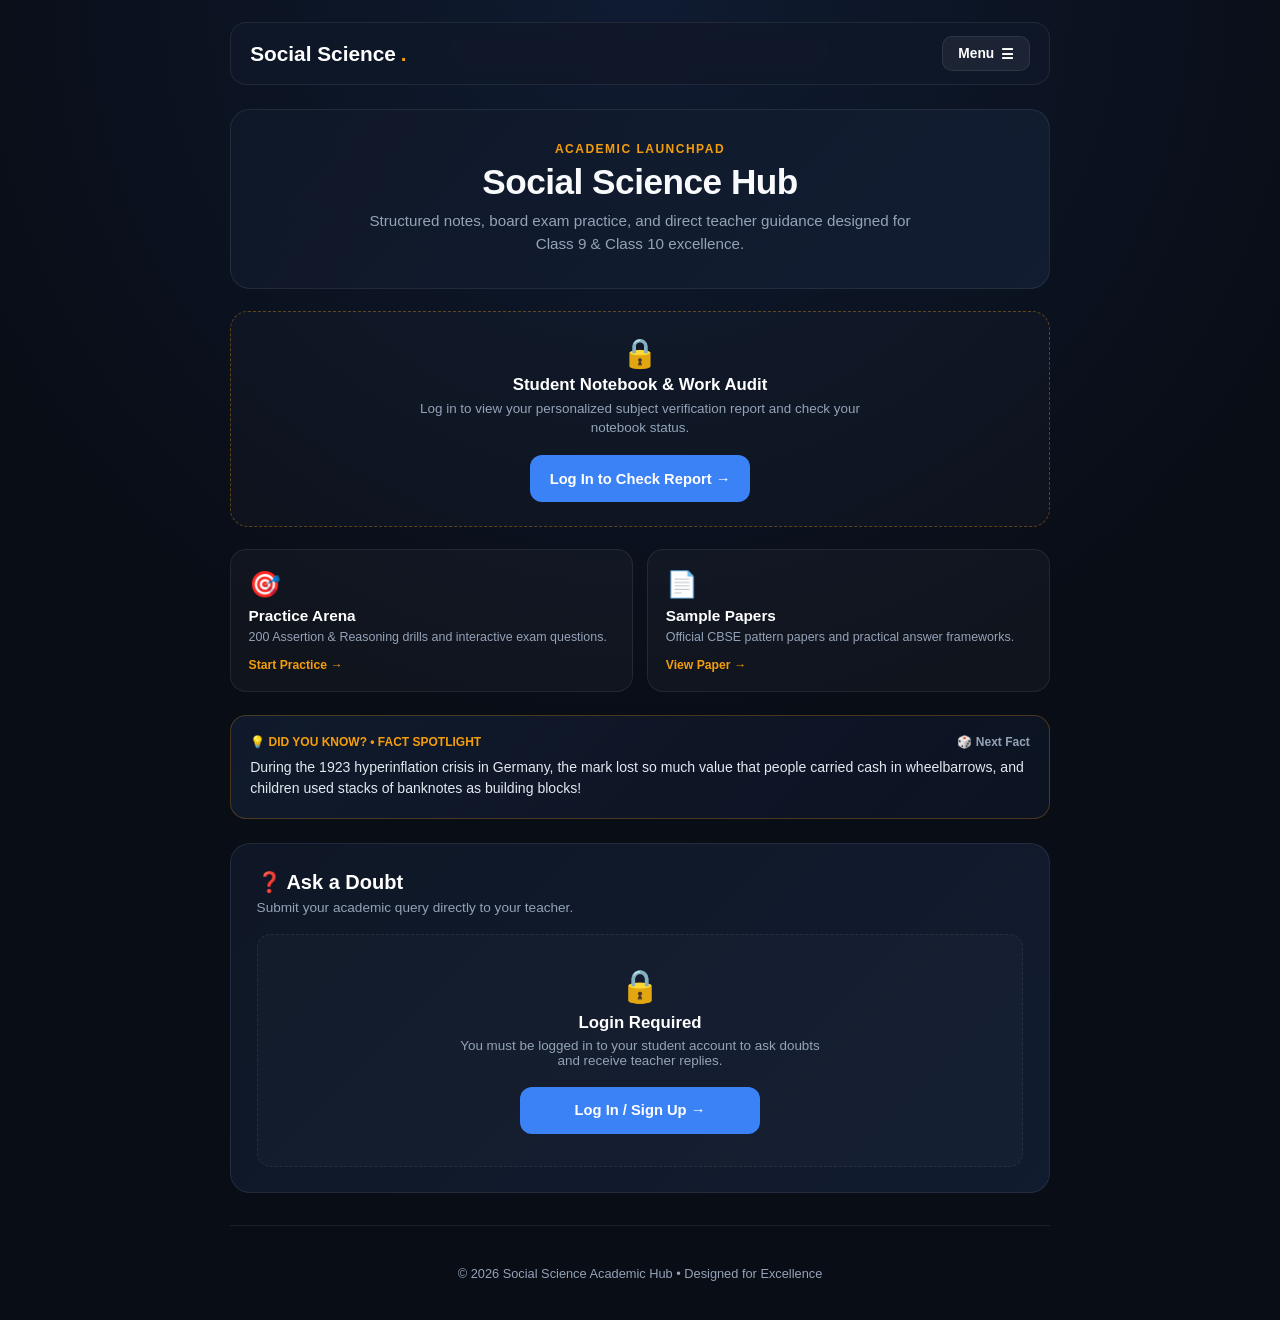
<file: index.html>
<!DOCTYPE html>
<html lang="en">
<head>
  <meta charset="UTF-8">
  <meta name="viewport" content="width=device-width, initial-scale=1.0">
  <title>Social Science Academic Hub</title>
  <style>
    :root {
      --bg: #090d16;
      --card-bg: linear-gradient(135deg, rgba(16, 24, 40, 0.94) 0%, rgba(20, 32, 54, 0.8) 100%);
      --border: rgba(255, 255, 255, 0.08);
      --amber: #f59e0b;
      --blue: #3b82f6;
      --teal: #14b8a6;
      --emerald: #10b981;
      --purple: #a855f7;
      --text: #f8fafc;
      --muted: #94a3b8;
    }
    * { box-sizing: border-box; margin: 0; padding: 0; scroll-behavior: smooth; -webkit-tap-highlight-color: transparent; }
    
    button, a, .hub-card, .dropdown-item, .menu-btn, .submit-btn, .submenu-toggle, .character-card, .power-pod {
      transition: transform 0.18s cubic-bezier(0.34, 1.56, 0.64, 1), background-color 0.2s ease, border-color 0.2s ease !important;
    }
    button:active, a:active, .hub-card:active, .dropdown-item:active, .menu-btn:active, .submit-btn:active, .submenu-toggle:active, .character-card:active, .power-pod:active {
      transform: scale(0.95) translateY(1px) !important;
    }

    body {
      background: var(--bg) radial-gradient(circle at 50% 0%, rgba(59,130,246,0.12), transparent 50%);
      color: var(--text);
      font-family: -apple-system, BlinkMacSystemFont, "Segoe UI", Roboto, sans-serif;
      padding: 1.4rem;
      min-height: 100vh;
    }
    .wrapper { max-width: 820px; margin: 0 auto; position: relative; }

    /* Glowing Red Alert Badges */
    .notif-badge {
      position: absolute;
      top: -6px;
      right: -6px;
      background: #ef4444;
      color: #fff;
      font-size: 0.68rem;
      font-weight: 900;
      min-width: 19px;
      height: 19px;
      border-radius: 10px;
      display: flex;
      align-items: center;
      justify-content: center;
      padding: 0 4px;
      box-shadow: 0 0 10px rgba(239, 68, 68, 0.8), 0 0 20px rgba(239, 68, 68, 0.5);
      animation: pulseRed 1.8s infinite;
      border: 2px solid #090d16;
      line-height: 1;
    }
    .notif-badge-inline {
      background: #ef4444;
      color: #fff;
      font-size: 0.72rem;
      font-weight: 800;
      padding: 0.15rem 0.5rem;
      border-radius: 10px;
      box-shadow: 0 0 10px rgba(239, 68, 68, 0.6);
      animation: pulseRed 1.8s infinite;
    }
    @keyframes pulseRed {
      0%, 100% {
        box-shadow: 0 0 8px rgba(239, 68, 68, 0.8), 0 0 16px rgba(239, 68, 68, 0.4);
        transform: scale(1);
      }
      50% {
        box-shadow: 0 0 14px rgba(239, 68, 68, 1), 0 0 24px rgba(239, 68, 68, 0.7);
        transform: scale(1.1);
      }
    }

    .custom-toast {
      position: fixed;
      top: 24px;
      left: 50%;
      transform: translateX(-50%) translateY(-100px);
      background: #111827;
      border: 1px solid rgba(16, 185, 129, 0.6);
      color: #fff;
      padding: 0.85rem 1.4rem;
      border-radius: 14px;
      box-shadow: 0 14px 35px rgba(0,0,0,0.7), 0 0 20px rgba(16, 185, 129, 0.25);
      display: flex;
      align-items: center;
      gap: 0.65rem;
      font-size: 0.88rem;
      font-weight: 700;
      z-index: 9999;
      opacity: 0;
      pointer-events: none;
      transition: transform 0.35s cubic-bezier(0.34, 1.56, 0.64, 1), opacity 0.25s ease;
    }
    .custom-toast.show {
      transform: translateX(-50%) translateY(0);
      opacity: 1;
      pointer-events: auto;
    }

    .top-bar {
      display: flex; justify-content: space-between; align-items: center;
      padding: 0.8rem 1.2rem; background: rgba(16, 24, 40, 0.85);
      border: 1px solid var(--border); border-radius: 16px; margin-bottom: 1.5rem;
      backdrop-filter: blur(10px); position: relative; z-index: 100;
    }
    .brand { font-size: 1.3rem; font-weight: 800; color: #fff; text-decoration: none; display: flex; align-items: center; gap: 0.3rem; white-space: nowrap; }
    .brand span { color: var(--amber); }

    .menu-btn {
      background: rgba(255,255,255,0.06); border: 1px solid var(--border);
      color: #fff; border-radius: 10px; padding: 0.52rem 0.95rem;
      font-size: 0.86rem; font-weight: 700; cursor: pointer; display: flex; align-items: center; gap: 0.4rem;
      white-space: nowrap; position: relative;
    }
    .menu-btn:hover { background: rgba(59,130,246,0.2); border-color: var(--blue); }

    .dropdown-menu {
      display: none; position: absolute; top: 70px; right: 0; width: 310px;
      background: #111827; border: 1px solid var(--border); border-radius: 16px;
      box-shadow: 0 15px 35px rgba(0,0,0,0.6); padding: 0.6rem; z-index: 1000;
    }
    .dropdown-menu.show { display: block; }
    
    .dropdown-item, .submenu-toggle {
      display: flex; justify-content: space-between; align-items: center; width: 100%;
      padding: 0.75rem 1rem; color: #cbd5e1; text-decoration: none; background: none; border: none;
      font-size: 0.88rem; font-weight: 700; border-radius: 10px; cursor: pointer; margin-bottom: 2px; text-align: left;
    }
    .dropdown-item:hover, .submenu-toggle:hover { background: rgba(59,130,246,0.2); color: #fff; }

    .profile-menu-item {
      background: rgba(59,130,246,0.1); border: 1px solid rgba(59,130,246,0.25); color: #93c5fd;
      padding: 0.85rem 1rem; border-radius: 12px; margin-bottom: 0.4rem;
    }
    .profile-menu-item:hover { background: rgba(59,130,246,0.22); color: #fff; }
    .profile-info { display: flex; align-items: center; gap: 0.55rem; overflow: hidden; }
    .profile-text-wrap { overflow: hidden; text-overflow: ellipsis; white-space: nowrap; }

    .menu-avatar-circle {
      width: 26px; height: 26px; border-radius: 50%; overflow: hidden;
      display: inline-flex; align-items: center; justify-content: center;
      background: rgba(255,255,255,0.08); border: 1px solid rgba(255,255,255,0.2);
      flex-shrink: 0;
    }
    .menu-avatar-circle img { width: 100%; height: 100%; object-fit: contain; }

    .submenu-content {
      display: none; padding-left: 1rem; margin: 0.2rem 0; border-left: 2px solid rgba(59,130,246,0.3);
    }
    .submenu-content.show { display: block; }

    .hero { text-align: center; margin-bottom: 1.4rem; padding: 2rem 1.2rem; background: var(--card-bg); border: 1px solid var(--border); border-radius: 20px; }
    .hero-tag { font-size: 0.75rem; font-weight: 800; letter-spacing: 1.5px; text-transform: uppercase; color: var(--amber); margin-bottom: 0.4rem; }
    .hero-h1 { font-size: 2.2rem; font-weight: 900; margin-bottom: 0.5rem; letter-spacing: -0.5px; }
    .hero-p { color: var(--muted); font-size: 0.95rem; line-height: 1.5; max-width: 580px; margin: 0 auto; }

    .audit-banner-locked {
      background: rgba(255, 255, 255, 0.02); border: 1px dashed rgba(245, 158, 11, 0.35);
      border-radius: 18px; padding: 1.5rem 1.2rem; margin-bottom: 1.4rem; text-align: center;
    }

    .home-student-hub {
      display: none; flex-direction: column; gap: 0.9rem; margin-bottom: 1.4rem;
    }

    .home-avatar-card {
      background: var(--card-bg); border: 1px solid rgba(245, 158, 11, 0.35);
      border-radius: 18px; padding: 1rem 1.3rem; display: flex;
      align-items: center; justify-content: space-between; gap: 1rem;
      box-shadow: 0 10px 25px rgba(0,0,0,0.35);
    }
    .home-avatar-left { display: flex; align-items: center; gap: 0.95rem; }
    .home-avatar-circle {
      width: 58px; height: 58px; border-radius: 50%;
      background: rgba(255,255,255,0.06); border: 2.5px solid var(--amber);
      box-shadow: 0 0 18px rgba(245, 158, 11, 0.4);
      display: flex; align-items: center; justify-content: center;
      overflow: hidden; flex-shrink: 0; padding: 3px; position: relative;
    }
    .home-avatar-circle img { width: 100%; height: 100%; object-fit: contain; }
        .home-audit-card {
      background: var(--card-bg); border: 1px solid var(--border);
      border-radius: 18px; padding: 1.2rem;
      box-shadow: 0 10px 25px rgba(0,0,0,0.25);
    }
    .home-audit-header {
      display: flex; justify-content: space-between; align-items: center; margin-bottom: 0.8rem;
    }
    .subject-audit-grid {
      display: grid; grid-template-columns: 1fr 1fr; gap: 0.75rem; margin-bottom: 0.9rem;
    }
    @media(max-width: 440px) { .subject-audit-grid { grid-template-columns: 1fr; } }

    .subject-pill {
      background: rgba(0,0,0,0.3); border: 1px solid rgba(255,255,255,0.06);
      padding: 0.75rem 0.85rem; border-radius: 12px; display: flex;
      flex-direction: column; gap: 0.35rem;
    }
    .subject-name-tag { font-size: 0.72rem; color: var(--muted); font-weight: 700; text-transform: uppercase; }

    .audit-badge {
      font-size: 0.72rem; font-weight: 800; padding: 0.2rem 0.5rem;
      border-radius: 6px; width: fit-content; display: inline-flex; align-items: center; gap: 0.3rem;
    }
    .audit-badge.completed {
      background: rgba(16, 185, 129, 0.16); color: #10b981; border: 1px solid rgba(16, 185, 129, 0.35);
    }
    .audit-badge.pending {
      background: rgba(245, 158, 11, 0.16); color: #f59e0b; border: 1px solid rgba(245, 158, 11, 0.35);
    }
    .audit-badge.unavailable {
      background: rgba(148, 163, 184, 0.12); color: #94a3b8; border: 1px solid rgba(148, 163, 184, 0.28);
    }

    .power-grid { display: grid; grid-template-columns: repeat(2, 1fr); gap: 0.9rem; margin-bottom: 1.4rem; }
    @media(max-width: 550px) { .power-grid { grid-template-columns: 1fr; } }
    .power-pod {
      background: rgba(255,255,255,0.03); border: 1px solid var(--border);
      border-radius: 16px; padding: 1.2rem 1.1rem; text-decoration: none; color: #fff;
      display: flex; flex-direction: column; justify-content: space-between;
    }
    .power-pod:hover { background: rgba(59,130,246,0.08); border-color: rgba(59,130,246,0.3); }
    .pod-icon { font-size: 1.6rem; margin-bottom: 0.5rem; }
    .pod-title { font-size: 0.96rem; font-weight: 800; color: #fff; margin-bottom: 0.25rem; }
    .pod-desc { font-size: 0.78rem; color: var(--muted); line-height: 1.4; margin-bottom: 0.7rem; }
    .pod-link { font-size: 0.76rem; font-weight: 800; color: var(--amber); }

    .fact-card {
      background: linear-gradient(135deg, rgba(20, 32, 54, 0.7) 0%, rgba(15, 23, 42, 0.6) 100%);
      border: 1px solid rgba(245, 158, 11, 0.25); border-radius: 16px;
      padding: 1.2rem; margin-bottom: 1.5rem; display: flex; flex-direction: column; gap: 0.5rem;
    }

    .doubt-card {
      background: var(--card-bg); border: 1px solid var(--border);
      border-radius: 20px; padding: 1.6rem; margin-bottom: 2rem;
    }
    .form-group { margin-bottom: 1rem; }
    .form-row { display: grid; grid-template-columns: 1fr 1fr; gap: 1rem; }
    @media(max-width: 600px) { .form-row { grid-template-columns: 1fr; } }

    .form-label { display: block; font-size: 0.8rem; font-weight: 700; color: var(--muted); margin-bottom: 0.4rem; text-transform: uppercase; }
    .form-input, .form-textarea, .form-select {
      width: 100%; padding: 0.85rem 1rem; background: rgba(255,255,255,0.04);
      border: 1px solid var(--border); border-radius: 12px; color: #fff; font-size: 0.9rem; outline: none;
    }
    .form-select option { background: #111827; color: #fff; }
    .form-input:focus, .form-textarea:focus, .form-select:focus { border-color: var(--blue); background: rgba(59,130,246,0.05); }

    .form-select:disabled, .form-input:disabled {
      opacity: 0.55; cursor: not-allowed; border-color: rgba(255,255,255,0.05); background: rgba(0,0,0,0.35); color: #94a3b8;
    }

    .submit-btn {
      background: var(--amber); color: #000; border: none; width: 100%;
      padding: 0.95rem; border-radius: 12px; font-weight: 800; font-size: 0.92rem; cursor: pointer; margin-top: 0.4rem;
    }
    .submit-btn:hover { opacity: 0.9; }

    .modal-overlay {
      display: none; position: fixed; top: 0; left: 0; width: 100%; height: 100%;
      background: rgba(0, 0, 0, 0.84); backdrop-filter: blur(6px); z-index: 2000;
      justify-content: center; align-items: center; padding: 1rem;
    }
    .modal-overlay.show { display: flex; }
    .modal-box {
      background: #111827; border: 1px solid rgba(255, 255, 255, 0.12);
      border-radius: 20px; padding: 1.8rem; width: 100%; max-width: 490px;
      position: relative; max-height: 90vh; overflow-y: auto; box-shadow: 0 20px 40px rgba(0,0,0,0.6);
    }
    .close-modal {
      position: absolute; top: 1.2rem; right: 1.2rem; background: rgba(255,255,255,0.06);
      border: 1px solid var(--border); color: #fff; width: 32px; height: 32px;
      border-radius: 50%; display: flex; align-items: center; justify-content: center;
      font-weight: bold; cursor: pointer; z-index: 10;
    }
    .close-modal:hover { background: rgba(239, 68, 68, 0.2); border-color: #ef4444; }

    .avatar-preview-badge {
      width: 48px; height: 48px; border-radius: 50%;
      background: rgba(255, 255, 255, 0.05); border: 2px solid var(--amber);
      display: flex; align-items: center; justify-content: center;
      overflow: hidden; flex-shrink: 0; padding: 2px;
    }
    .avatar-preview-badge img { width: 100%; height: 100%; object-fit: contain; }

    .characters-grid {
      display: grid; grid-template-columns: repeat(3, 1fr);
      gap: 0.65rem; margin: 1rem 0; max-height: 52vh;
      overflow-y: auto; padding-right: 4px;
    }
    @media (max-width: 440px) { .characters-grid { grid-template-columns: repeat(2, 1fr); } }

    .character-card {
      background: rgba(255, 255, 255, 0.03); border: 1px solid var(--border);
      border-radius: 14px; padding: 0.75rem 0.4rem; text-align: center; cursor: pointer;
    }
    .character-card:hover { background: rgba(59, 130, 246, 0.08); border-color: rgba(59, 130, 246, 0.3); }
    .character-card.selected {
      background: rgba(245, 158, 11, 0.12); border-color: var(--amber);
      box-shadow: 0 0 14px rgba(245, 158, 11, 0.35); transform: translateY(-2px);
    }

    .avatar-wrapper {
      width: 58px; height: 58px; margin: 0 auto 0.4rem; border-radius: 50%;
      background: rgba(255, 255, 255, 0.05); border: 1.5px solid rgba(255, 255, 255, 0.12);
      display: flex; align-items: center; justify-content: center;
      overflow: hidden; padding: 3px; position: relative;
    }
    .character-card.selected .avatar-wrapper { border-color: var(--amber); }
    .avatar-wrapper img { width: 100%; height: 100%; object-fit: contain; }

    .crop-chest {
      object-fit: cover !important; object-position: top center !important;
      transform: scale(1.45) translateY(2px) !important; transform-origin: top center !important;
    }
    .crop-nobita {
      object-fit: cover !important; object-position: top center !important;
      transform: scale(1.52) translateX(4px) translateY(2px) !important; transform-origin: top center !important;
    }
    .crop-rapunzel {
      object-fit: cover !important; object-position: top center !important;
      transform: scale(1.6) translateY(5px) !important; transform-origin: top center !important;
    }

    .profile-hero {
      display: flex; align-items: center; gap: 1rem; padding-bottom: 1.2rem;
      border-bottom: 1px solid var(--border); margin-bottom: 1.2rem;
    }
    .profile-avatar-big {
      width: 72px; height: 72px; border-radius: 50%;
      background: rgba(59,130,246,0.12); border: 2.5px solid var(--amber);
      overflow: hidden; display: flex; align-items: center; justify-content: center;
      flex-shrink: 0; padding: 4px; position: relative;
      box-shadow: 0 0 22px rgba(245, 158, 11, 0.45);
    }
    .profile-avatar-big img { width: 100%; height: 100%; object-fit: contain; }

    footer { text-align: center; color: var(--muted); font-size: 0.8rem; padding: 2.5rem 0 1rem; border-top: 1px solid var(--border); }

    @media (max-width: 500px) {
      body { padding: 0.8rem; }
      .top-bar { padding: 0.6rem 0.8rem; margin-bottom: 1.2rem; }
      .brand { font-size: 1.15rem; }
      .dropdown-menu { width: calc(100vw - 2.2rem); max-width: 290px; right: 0; }
      .modal-box { padding: 1.3rem; }
      .hero { padding: 1.5rem 0.9rem; }
      .hero-h1 { font-size: 1.8rem; }
    }
  </style>
</head>
<body>

  <div class="custom-toast" id="toastBox">
    <span id="toastIcon">✨</span>
    <span id="toastMsg">Profile updated successfully!</span>
  </div>

  <div class="wrapper">
    <header class="top-bar">
      <a href="index.html" class="brand">Social Science<span>.</span></a>
      <div style="position: relative;">
        <button type="button" class="menu-btn" onclick="toggleMenu()">
          <span>Menu</span> ☰
          <span id="menuBadge" class="notif-badge" style="display: none;">0</span>
        </button>

        <div class="dropdown-menu" id="dropdownMenu">
          <button type="button" class="dropdown-item profile-menu-item" id="menuProfileBtn" onclick="openAccountModal(); toggleMenu();">
            <div class="profile-info">
              <span class="menu-avatar-circle" id="menuAvatar">
                <span style="font-size: 0.85rem;">👤</span>
              </span>
              <span class="profile-text-wrap" id="menuProfileText">Log In</span>
            </div>
            <span style="font-size: 0.75rem; color: var(--blue);">→</span>
          </button>

          <div style="margin: 0.4rem 0.6rem; border-top: 1px solid rgba(255,255,255,0.08);"></div>

          <a href="index.html" class="dropdown-item">🏠 Home</a>
          
          <button type="button" class="submenu-toggle" onclick="toggleSubmenu('classesSubmenu')">
            <span>📚 Classes</span> <span>▼</span>
          </button>
          <div class="submenu-content" id="classesSubmenu">
            <a href="class9.html" class="dropdown-item">📖 Class 9 Notes</a>
            <a href="class10.html" class="dropdown-item">🎓 Class 10 Notes</a>
          </div>

          <a href="activity.html" class="dropdown-item">🎯 Activities & Practice Arena</a>
          
          <button type="button" class="submenu-toggle" onclick="toggleSubmenu('samplesSubmenu')">
            <span>📄 Sample Papers</span> <span>▼</span>
          </button>
          <div class="submenu-content" id="samplesSubmenu">
            <a href="https://drive.google.com/file/d/1v_zk-ouEZCNetdISDJTHVfIQoKUnnDB9/view?usp=drivesdk" class="dropdown-item" target="_blank">
              <span>Sample Paper</span>
              <span style="background: rgba(59,130,246,0.2); color: #93c5fd; padding: 0.1rem 0.4rem; border-radius: 6px; font-size: 0.7rem; font-weight: 800;">View →</span>
            </a>
            <div class="dropdown-item" style="cursor: default;">
              <span style="color: #94a3b8; font-size: 0.82rem;">Teacher's Practical Answers</span>
              <span style="background: rgba(245,158,11,0.15); color: #f59e0b; padding: 0.1rem 0.4rem; border-radius: 6px; font-size: 0.7rem; font-weight: 800;">Coming Soon</span>
            </div>
          </div>

          <div style="margin: 0.4rem 0.6rem; border-top: 1px solid rgba(255,255,255,0.08);"></div>

          <a href="#ask-doubt" class="dropdown-item" onclick="toggleMenu()">❓ Ask a Doubt</a>
          
          <button type="button" class="dropdown-item" onclick="openInboxDirectly(); toggleMenu();" style="width: 100%;">
            <span>📬 Doubt Inbox</span>
            <span id="inboxBadge" class="notif-badge-inline" style="display: none;">0</span>
          </button>
        </div>
      </div>
    </header>

    <main>
      <div class="hero">
        <div class="hero-tag">Academic Launchpad</div>
        <h1 class="hero-h1">Social Science Hub</h1>
        <p class="hero-p">Structured notes, board exam practice, and direct teacher guidance designed for Class 9 & Class 10 excellence.</p>
      </div>

      <div class="audit-banner-locked" id="homeAuditLocked">
        <div style="font-size: 1.8rem; margin-bottom: 0.3rem;">🔒</div>
        <h3 style="font-size: 1.05rem; font-weight: 800; color: #fff; margin-bottom: 0.25rem;">Student Notebook & Work Audit</h3>
        <p style="color: var(--muted); font-size: 0.84rem; max-width: 440px; margin: 0 auto 1.1rem; line-height: 1.45;">
          Log in to view your personalized subject verification report and check your notebook status.
        </p>
        <button type="button" class="submit-btn" style="background: var(--blue); color: #fff; max-width: 220px; margin: 0 auto;" onclick="openAccountModal()">Log In to Check Report →</button>
      </div>
            <div class="home-student-hub" id="homeStudentHub">
        <div class="home-avatar-card">
          <div class="home-avatar-left">
            <div class="home-avatar-circle" id="homeAvatarBox"></div>
            <div>
              <div style="font-size: 0.72rem; color: var(--amber); font-weight: 800; text-transform: uppercase;">Active Student Portal</div>
              <div style="font-size: 1.1rem; font-weight: 800; color: #fff;" id="homeStudentName">Student Name</div>
              <div style="font-size: 0.78rem; color: var(--muted); font-weight: 600; margin-top: 0.1rem;" id="homeStudentClassSec">Class 10 • Section A</div>
            </div>
          </div>
          <button type="button" onclick="openAccountModal()" style="background: rgba(255,255,255,0.06); border: 1px solid var(--border); color: #fff; padding: 0.5rem 0.85rem; border-radius: 10px; font-size: 0.8rem; font-weight: 700; cursor: pointer; white-space: nowrap;">
            Profile / Edit ⚙️
          </button>
        </div>

        <div class="home-audit-card">
          <div class="home-audit-header">
            <div style="font-size: 0.84rem; font-weight: 800; color: #fff; text-transform: uppercase; letter-spacing: 0.5px;">
              📊 Student Notebook & Progress Audit
            </div>
            <!-- Dynamic Student Standing / Rank Badge -->
            <span id="homeStatusBadge" style="background: rgba(245,158,11,0.15); color: var(--amber); border: 1px solid rgba(245,158,11,0.3); font-size: 0.72rem; font-weight: 800; padding: 0.2rem 0.6rem; border-radius: 8px;">Active Scholar</span>
          </div>

          <div class="subject-audit-grid">
            <div class="subject-pill">
              <span class="subject-name-tag">📚 History</span>
              <span id="homeAuditHistoryBadge" class="audit-badge unavailable">Unavailable</span>
            </div>

            <div class="subject-pill">
              <span class="subject-name-tag">🌍 Geography</span>
              <span id="homeAuditGeographyBadge" class="audit-badge unavailable">Unavailable</span>
            </div>

            <div class="subject-pill">
              <span class="subject-name-tag">⚖️ Civics</span>
              <span id="homeAuditCivicsBadge" class="audit-badge unavailable">Unavailable</span>
            </div>

            <div class="subject-pill">
              <span class="subject-name-tag">📈 Economics</span>
              <span id="homeAuditEconomicsBadge" class="audit-badge unavailable">Unavailable</span>
            </div>
          </div>

          <div style="background: rgba(0,0,0,0.25); border-left: 3px solid var(--amber); padding: 0.75rem 0.9rem; border-radius: 8px;">
            <div style="font-size: 0.7rem; font-weight: 800; color: var(--amber); text-transform: uppercase; margin-bottom: 0.2rem;">Teacher's Assessment</div>
            <p id="homeRemarkText" style="font-size: 0.82rem; color: #cbd5e1; line-height: 1.45;">Academic profile connected. Present your subject notebooks to your teacher for evaluation.</p>
          </div>

          <!-- Direct Notebook Submission Box with WhatsApp Redirection -->
          <div style="background: rgba(37, 211, 102, 0.08); border: 1px solid rgba(37, 211, 102, 0.25); border-radius: 12px; padding: 0.85rem 1rem; margin-top: 0.85rem; display: flex; align-items: center; justify-content: space-between; gap: 0.8rem; flex-wrap: wrap;">
            <div>
              <div style="font-size: 0.82rem; font-weight: 800; color: #4ade80;">📸 Submit Notebook for Verification</div>
              <div style="font-size: 0.75rem; color: #94a3b8; margin-top: 0.15rem; line-height: 1.4;">
                Send a photo of the completed last page of your chapter on WhatsApp to get your audit badge updated.
              </div>
            </div>
            <button type="button" onclick="sendNotebookOnWhatsApp()" style="background: #25D366; color: #000; border: none; font-size: 0.78rem; font-weight: 800; padding: 0.55rem 0.95rem; border-radius: 10px; cursor: pointer; display: inline-flex; align-items: center; gap: 0.4rem; white-space: nowrap;">
              <span>📲 Send on WhatsApp</span>
            </button>
          </div>
        </div>
      </div>

      <div class="power-grid">
        <a href="activity.html" class="power-pod">
          <div>
            <div class="pod-icon">🎯</div>
            <div class="pod-title">Practice Arena</div>
            <div class="pod-desc">200 Assertion & Reasoning drills and interactive exam questions.</div>
          </div>
          <div class="pod-link">Start Practice →</div>
        </a>

        <a href="https://drive.google.com/file/d/1v_zk-ouEZCNetdISDJTHVfIQoKUnnDB9/view?usp=drivesdk" target="_blank" class="power-pod">
          <div>
            <div class="pod-icon">📄</div>
            <div class="pod-title">Sample Papers</div>
            <div class="pod-desc">Official CBSE pattern papers and practical answer frameworks.</div>
          </div>
          <div class="pod-link">View Paper →</div>
        </a>
      </div>

      <div class="fact-card">
        <div style="display: flex; justify-content: space-between; align-items: center;">
          <span style="font-size: 0.75rem; font-weight: 800; color: var(--amber); text-transform: uppercase;">💡 Did You Know? • Fact Spotlight</span>
          <button type="button" onclick="shuffleFact()" style="background: none; border: none; color: #94a3b8; font-size: 0.75rem; font-weight: 700; cursor: pointer;">🎲 Next Fact</button>
        </div>
        <p id="factContent" style="font-size: 0.88rem; color: #e2e8f0; line-height: 1.5; font-weight: 500;">
          During the 1923 hyperinflation crisis in Germany, the mark lost so much value that people carried cash in wheelbarrows, and children used stacks of banknotes as building blocks!
        </p>
      </div>

      <div class="doubt-card" id="ask-doubt">
        <div style="display: flex; justify-content: space-between; align-items: center; margin-bottom: 0.4rem;">
          <h2 style="font-size: 1.25rem; font-weight: 800; color: #fff;">❓ Ask a Doubt</h2>
          <div id="doubtUserTag" style="display: none; font-size: 0.75rem; color: var(--emerald); font-weight: 700; background: rgba(16,185,129,0.12); padding: 0.2rem 0.6rem; border-radius: 8px;">Logged In ✓</div>
        </div>
        <p style="color: var(--muted); font-size: 0.85rem; margin-bottom: 1.2rem;">Submit your academic query directly to your teacher.</p>
        
        <div id="doubtLockedView" style="text-align: center; padding: 2rem 1rem; background: rgba(255,255,255,0.02); border: 1px dashed var(--border); border-radius: 14px;">
          <div style="font-size: 2rem; margin-bottom: 0.5rem;">🔒</div>
          <h3 style="font-size: 1.05rem; font-weight: 800; color: #fff; margin-bottom: 0.3rem;">Login Required</h3>
          <p style="color: var(--muted); font-size: 0.84rem; max-width: 380px; margin: 0 auto 1.2rem;">You must be logged in to your student account to ask doubts and receive teacher replies.</p>
          <button type="button" class="submit-btn" style="background: var(--blue); color: #fff; max-width: 240px; margin: 0 auto;" onclick="openAccountModal()">Log In / Sign Up →</button>
        </div>

        <form id="doubtForm" style="display: none;">
          <div class="form-row">
            <div class="form-group">
              <label class="form-label">Subject</label>
              <select name="subject" class="form-select" required>
                <option value="" disabled selected>Select Subject</option>
                <option value="History">History</option>
                <option value="Geography">Geography</option>
                <option value="Civics">Civics</option>
                <option value="Economics">Economics</option>
                <option value="Others">Others</option>
              </select>
            </div>
            <div class="form-group">
              <label class="form-label">Chapter / Topic</label>
              <input type="text" name="chapter" class="form-input" placeholder="e.g. Federalism" required>
            </div>
          </div>

          <div class="form-group">
            <label class="form-label">Your Query</label>
            <textarea name="query" class="form-textarea" rows="3" placeholder="Type your social science question here..." required></textarea>
          </div>

          <button type="submit" id="submitBtn" class="submit-btn">Submit Doubt →</button>
        </form>
      </div>
    </main>

    <footer>
      <p>© 2026 Social Science Academic Hub • Designed for Excellence</p>
    </footer>
  </div>
    <div class="modal-overlay" id="accountModal">
    <div class="modal-box">
      <button type="button" class="close-modal" onclick="closeAccountModal()">✕</button>
      
      <div id="viewLogin">
        <h2 style="font-size: 1.25rem; font-weight: 800; color: #fff; margin-bottom: 0.3rem;">👤 Student Log In</h2>
        <p style="color: var(--muted); font-size: 0.85rem; margin-bottom: 1.2rem;">Enter your registered Name and 4-digit PIN.</p>
        
        <div class="form-group">
          <label class="form-label">Student Name</label>
          <input type="text" id="loginName" class="form-input" placeholder="e.g. Rahul Sharma">
        </div>
        <div class="form-group">
          <label class="form-label">Security PIN (Strictly 4 Digits)</label>
          <input type="password" maxlength="4" id="loginPin" class="form-input" placeholder="e.g. 1234">
        </div>

        <button type="button" class="submit-btn" style="background: var(--blue); color: #fff;" onclick="handleLogin()">Log In →</button>
        <div id="loginError" style="margin-top: 0.8rem;"></div>

        <div style="text-align: center; margin-top: 1.2rem; border-top: 1px solid var(--border); padding-top: 1rem;">
          <span style="font-size: 0.82rem; color: var(--muted);">New student? </span>
          <button type="button" onclick="switchAccountView('signup')" style="background: none; border: none; color: var(--amber); font-weight: 800; font-size: 0.82rem; cursor: pointer; text-decoration: underline;">Create Account (Sign Up)</button>
        </div>
      </div>

      <div id="viewSignup" style="display: none;">
        <h2 style="font-size: 1.25rem; font-weight: 800; color: #fff; margin-bottom: 0.3rem;">✨ Student Registration</h2>
        <p style="color: var(--muted); font-size: 0.85rem; margin-bottom: 1.2rem;">Fill in your details to set up your profile.</p>
        
        <div class="form-group">
          <label class="form-label">Full Name</label>
          <input type="text" id="regName" class="form-input" placeholder="e.g. Rahul Sharma">
        </div>

        <div class="form-row">
          <div class="form-group">
            <label class="form-label">Class</label>
            <select id="regClass" class="form-select">
              <option value="Class 10" selected>Class 10</option>
              <option value="Class 9">Class 9</option>
            </select>
          </div>
          <div class="form-group">
            <label class="form-label">Section</label>
            <select id="regSection" class="form-select">
              <option value="Section A" selected>Section A</option>
              <option value="Section B">Section B</option>
              <option value="Section C">Section C</option>
            </select>
          </div>
        </div>

        <div class="form-group">
          <label class="form-label">Security PIN (Strictly 4 Digits)</label>
          <input type="password" maxlength="4" id="regPin" class="form-input" placeholder="4-digit number (e.g. 1234)">
        </div>

        <div class="form-group">
          <label class="form-label">Profile Avatar</label>
          <div style="display: flex; align-items: center; justify-content: space-between; background: rgba(255,255,255,0.03); border: 1px solid var(--border); border-radius: 14px; padding: 0.6rem 0.9rem;">
            <div style="display: flex; align-items: center; gap: 0.75rem;">
              <div class="avatar-preview-badge" id="signupAvatarPreview"></div>
              <div>
                <div id="signupAvatarName" style="font-size: 0.88rem; font-weight: 700; color: #fff;">Doraemon</div>
                <div style="font-size: 0.7rem; color: var(--muted); text-transform: uppercase;">Default Avatar</div>
              </div>
            </div>
            <button type="button" class="submit-btn" style="width: auto; padding: 0.45rem 0.85rem; font-size: 0.8rem; background: rgba(59,130,246,0.2); color: #93c5fd; border: 1px solid rgba(59,130,246,0.3); margin-top: 0;" onclick="openAvatarPicker('signup')">Change Avatar 🎨</button>
          </div>
        </div>

        <button type="button" class="submit-btn" style="background: var(--emerald); color: #000;" onclick="handleSignup()">Complete Sign Up →</button>
        <div id="signupError" style="margin-top: 0.8rem;"></div>

        <div style="text-align: center; margin-top: 1.2rem; border-top: 1px solid var(--border); padding-top: 1rem;">
          <span style="font-size: 0.82rem; color: var(--muted);">Already registered? </span>
          <button type="button" onclick="switchAccountView('login')" style="background: none; border: none; color: var(--blue); font-weight: 800; font-size: 0.82rem; cursor: pointer; text-decoration: underline;">Log In</button>
        </div>
      </div>

      <div id="viewProfile" style="display: none;">
        <div class="profile-hero">
          <div class="profile-avatar-big" id="profAvatar"></div>
          <div>
            <h2 style="font-size: 1.25rem; font-weight: 800; color: #fff;" id="profName">Student Name</h2>
            <p style="font-size: 0.8rem; color: var(--amber); font-weight: 700; margin-top: 0.15rem;" id="profClassSec">Class 10 • Section A</p>
          </div>
        </div>

        <button type="button" class="submit-btn" style="background: rgba(255,255,255,0.06); border: 1px solid var(--border); color: #fff; margin-top: 0; margin-bottom: 0.6rem;" onclick="openEditView()">✏️ Edit Profile</button>
        <button type="button" onclick="logoutStudent()" style="width: 100%; background: none; border: none; color: #ef4444; font-size: 0.8rem; font-weight: 700; padding: 0.5rem; cursor: pointer;">🚪 Log Out of Account</button>
      </div>

      <div id="viewEdit" style="display: none;">
        <h2 style="font-size: 1.2rem; font-weight: 800; color: #fff; margin-bottom: 0.3rem;">✏️ Edit Profile</h2>
        <p style="color: var(--muted); font-size: 0.84rem; margin-bottom: 1.2rem;">Update your name, 4-digit PIN, or avatar.</p>
        
        <div class="form-group">
          <label class="form-label">Full Name</label>
          <input type="text" id="editName" class="form-input">
        </div>

        <div class="form-row">
          <div class="form-group">
            <label class="form-label">Class <span style="font-size: 0.7rem; color: var(--amber); text-transform: none;">(Locked 🔒)</span></label>
            <select id="editClass" class="form-select" disabled>
              <option value="Class 10">Class 10</option>
              <option value="Class 9">Class 9</option>
            </select>
          </div>
          <div class="form-group">
            <label class="form-label">Section <span style="font-size: 0.7rem; color: var(--amber); text-transform: none;">(Locked 🔒)</span></label>
            <select id="editSection" class="form-select" disabled>
              <option value="Section A">Section A</option>
              <option value="Section B">Section B</option>
              <option value="Section C">Section C</option>
            </select>
          </div>
        </div>

        <div class="form-group">
          <label class="form-label">Security PIN (Strictly 4 Digits)</label>
          <input type="password" maxlength="4" id="editPin" class="form-input">
        </div>

        <div class="form-group">
          <label class="form-label">Profile Avatar</label>
          <div style="display: flex; align-items: center; justify-content: space-between; background: rgba(255,255,255,0.03); border: 1px solid var(--border); border-radius: 14px; padding: 0.6rem 0.9rem;">
            <div style="display: flex; align-items: center; gap: 0.75rem;">
              <div class="avatar-preview-badge" id="editAvatarPreview"></div>
              <div>
                <div id="editAvatarName" style="font-size: 0.88rem; font-weight: 700; color: #fff;">Doraemon</div>
                <div style="font-size: 0.7rem; color: var(--amber); text-transform: uppercase;">Selected Avatar</div>
              </div>
            </div>
            <button type="button" class="submit-btn" style="width: auto; padding: 0.45rem 0.85rem; font-size: 0.8rem; background: rgba(59,130,246,0.2); color: #93c5fd; border: 1px solid rgba(59,130,246,0.3); margin-top: 0;" onclick="openAvatarPicker('edit')">Change Avatar 🎨</button>
          </div>
        </div>

        <div style="display: flex; gap: 0.6rem; margin-top: 1rem;">
          <button type="button" class="submit-btn" style="background: rgba(255,255,255,0.06); border: 1px solid var(--border); color: #fff; margin-top: 0;" onclick="switchAccountView('profile')">Cancel</button>
          <button type="button" class="submit-btn" style="background: var(--amber); color: #000; margin-top: 0;" onclick="handleSaveEdit()">Save Changes →</button>
        </div>
        <div id="editError" style="margin-top: 0.8rem;"></div>
      </div>

      <div id="viewAvatarPicker" style="display: none;">
        <div style="display: flex; align-items: center; gap: 0.8rem; margin-bottom: 0.6rem; padding-right: 45px;">
          <button type="button" onclick="closeAvatarPicker()" style="background: rgba(255,255,255,0.08); border: 1px solid var(--border); color: #fff; padding: 0.35rem 0.75rem; border-radius: 8px; font-size: 0.8rem; font-weight: 700; cursor: pointer;">
            ← Back
          </button>
          <h2 style="font-size: 1.12rem; font-weight: 800; color: #fff;">Choose Avatar</h2>
        </div>
        <p style="color: var(--muted); font-size: 0.8rem; margin-bottom: 0.8rem;">Tap any character to select, then confirm below.</p>
        
        <div class="characters-grid" id="pickerGrid"></div>

        <button type="button" class="submit-btn" style="background: var(--amber); color: #000;" onclick="closeAvatarPicker()">Confirm Selection →</button>
      </div>
    </div>
  </div>

  <div class="modal-overlay" id="inboxModal">
    <div class="modal-box">
      <button type="button" class="close-modal" onclick="closeInboxModal()">✕</button>
      <div style="display: flex; justify-content: space-between; align-items: center; margin-bottom: 1rem; border-bottom: 1px solid var(--border); padding-bottom: 0.6rem;">
        <div>
          <h2 style="font-size: 1.1rem; font-weight: 800; color: #fff;" id="studentGreeting">Your Inbox</h2>
          <p style="font-size: 0.78rem; color: var(--muted);">Tap any query to view the teacher's reply.</p>
        </div>
      </div>
      <div id="inboxList" style="display: flex; flex-direction: column; gap: 0.6rem;"></div>
    </div>
  </div>
    <script>
    const SCRIPT_URL = "https://script.google.com/macros/s/AKfycbwLd3C7OfNYY5wGy67L3YuwEcTAxfDYSRIQP5b-BQsfI1rtnNtjmIYNsQR6ZVuqBmZT/exec";

    // Verified WhatsApp contact with 91 country code prefix (no plus sign)
    const TEACHER_WHATSAPP_NUMBER = "919337982056";

    const AVATARS = [
      { id: "doraemon", name: "Doraemon", img: "avatars/doraemon.png" },
      { id: "nobita", name: "Nobita Nobi", img: "avatars/nobita.png", crop: "nobita" },
      { id: "shizuka", name: "Shizuka", img: "avatars/shizuka.png" },
      { id: "gian", name: "Gian", img: "avatars/gian.png", crop: "chest" },
      { id: "bubbles", name: "Bubbles", img: "avatars/bubbles.png" },
      { id: "elsa", name: "Elsa", img: "avatars/elsa.png" },
      { id: "rapunzel", name: "Rapunzel", img: "avatars/rapunzel.png", crop: "rapunzel" },
      { id: "ironman", name: "Iron Man", img: "avatars/ironman.png", crop: "chest" },
      { id: "spiderman", name: "Spider-Man", img: "avatars/spiderman.png" },
      { id: "pikachu", name: "Pikachu", img: "https://raw.githubusercontent.com/PokeAPI/sprites/master/sprites/pokemon/other/official-artwork/25.png" },
      { id: "charizard", name: "Charizard", img: "https://raw.githubusercontent.com/PokeAPI/sprites/master/sprites/pokemon/other/official-artwork/6.png" },
      { id: "jigglypuff", name: "Jigglypuff", img: "https://raw.githubusercontent.com/PokeAPI/sprites/master/sprites/pokemon/other/official-artwork/39.png" }
    ];

    const FACTS = [
      "During the 1923 hyperinflation crisis in Germany, the mark lost so much value that people carried cash in wheelbarrows, and children used stacks of banknotes as building blocks!",
      "The symbol of French Liberty and the Republic is 'Marianne', chosen to underline the idea of a people's nation based on Liberty and Reason.",
      "Sri Lanka faced severe civil war because the 1956 Act established Sinhala as the sole official language, completely disregarding Sri Lankan Tamils.",
      "More than 50% of the world's bauxite (aluminum ore) reserves in India are located in Odisha, making it the top producer in the country.",
      "The Reserve Bank of India (RBI) monitors banks to ensure they lend not just to profit-making businesses, but also to small cultivators and small-scale industries."
    ];

    let currentFactIndex = 0;
    let chosenAvatarId = "doraemon";
    let avatarPickerCaller = "edit";
    let toastTimer = null;

    function showToast(message, icon = "✨") {
      const toast = document.getElementById("toastBox");
      const msgEl = document.getElementById("toastMsg");
      const iconEl = document.getElementById("toastIcon");

      if (!toast) return;
      if (toastTimer) clearTimeout(toastTimer);

      msgEl.textContent = message;
      iconEl.textContent = icon;
      toast.classList.add("show");

      toastTimer = setTimeout(() => {
        toast.classList.remove("show");
      }, 2800);
    }

    function getAvatarObj(id) {
      return AVATARS.find(a => a.id === id || a.img === id) || AVATARS[0];
    }

    function handleImgFallback(imgEl) {
      if (!imgEl.dataset.fallbackApplied) {
        imgEl.dataset.fallbackApplied = "true";
        if (imgEl.src.includes("avatars/")) {
          imgEl.src = imgEl.src.replace("avatars/", "");
        }
      }
    }

    function resolveCropClass(crop) {
      if (!crop) return "";
      if (crop === "nobita") return "crop-nobita";
      if (crop === "rapunzel") return "crop-rapunzel";
      if (crop === "chest") return "crop-chest";
      return "crop-" + crop;
    }

    function renderAvatarImgTag(avatarObj, extraClass = "") {
      const cropClass = resolveCropClass(avatarObj.crop);
      return `<img src="${avatarObj.img}" alt="${avatarObj.name}" class="${cropClass} ${extraClass}" onerror="handleImgFallback(this)">`;
    }

    function sendNotebookOnWhatsApp() {
      const user = getSavedUser();
      if (!user) {
        openAccountModal();
        return;
      }
      const msg = `Hello Sir! 📚\n\nI am submitting my Social Science notebook verification photos.\n\n👤 *Student Name:* ${user.name}\n🎓 *Class:* ${user.sClass} (${user.section})\n\n(Attaching the last page photo of my completed work below 👇)`;
      const webUrl = `https://api.whatsapp.com/send/?phone=${TEACHER_WHATSAPP_NUMBER}&text=${encodeURIComponent(msg)}`;

      try {
        const win = window.open(webUrl, "_blank");
        if (!win || win.closed || typeof win.closed === "undefined") {
          window.location.href = webUrl;
        }
      } catch (e) {
        navigator.clipboard.writeText("+919337982056");
        showToast("Teacher number copied: +91 9337982056", "📋");
      }
    }

    document.addEventListener("DOMContentLoaded", () => {
      syncAuthState();
      setInterval(() => {
        const user = getSavedUser();
        if (user) checkUnreadReplies(user.name, user.pin);
      }, 20000);
    });

    function shuffleFact() {
      currentFactIndex = (currentFactIndex + 1) % FACTS.length;
      document.getElementById("factContent").textContent = FACTS[currentFactIndex];
    }

    function getSavedUser() {
      const name = localStorage.getItem("hub_student_name");
      const pin = localStorage.getItem("hub_student_pin");
      const avatar = localStorage.getItem("hub_student_avatar") || "doraemon";
      const sClass = localStorage.getItem("hub_student_class") || "Class 10";
      const section = localStorage.getItem("hub_student_section") || "Section A";
      return (name && pin) ? { name, pin, avatar, sClass, section } : null;
    }

    function saveUser(name, pin, sClass, section, avatar) {
      localStorage.setItem("hub_student_name", name);
      localStorage.setItem("hub_student_pin", pin);
      localStorage.setItem("hub_student_class", sClass);
      localStorage.setItem("hub_student_section", section);
      localStorage.setItem("hub_student_avatar", avatar);
      syncAuthState();
    }

    function logoutStudent() {
      localStorage.removeItem("hub_student_name");
      localStorage.removeItem("hub_student_pin");
      localStorage.removeItem("hub_student_avatar");
      localStorage.removeItem("hub_student_class");
      localStorage.removeItem("hub_student_section");
      
      const menuBadge = document.getElementById("menuBadge");
      const inboxBadge = document.getElementById("inboxBadge");
      if (menuBadge) menuBadge.style.display = "none";
      if (inboxBadge) inboxBadge.style.display = "none";

      syncAuthState();
      closeAccountModal();
      showToast("Logged out successfully.", "👋");
    }

    function applyAuditBadge(elementId, statusText) {
      const el = document.getElementById(elementId);
      if (!el) return;

      const clean = (statusText || "").toLowerCase().trim();
      if (clean === "completed" || clean === "done" || clean === "verified") {
        el.className = "audit-badge completed";
        el.textContent = "Completed ✓";
      } else if (clean === "pending" || clean.includes("check")) {
        el.className = "audit-badge pending";
        el.textContent = "Get checked from teacher ⚠️";
      } else {
        el.className = "audit-badge unavailable";
        el.textContent = "Unavailable";
      }
    }

    function checkUnreadReplies(name, pin) {
      if (!name || !pin) return;
      fetch(`${SCRIPT_URL}?name=${encodeURIComponent(name)}&pin=${encodeURIComponent(pin)}&_t=${Date.now()}`)
        .then(res => res.json())
        .then(data => {
          if (Array.isArray(data)) {
            const answeredItems = data.filter(item => {
              const reply = (item.reply || "").trim();
              const lower = reply.toLowerCase();
              return reply.length > 0 &&
                     !lower.includes("received successfully") &&
                     !lower.includes("review and reply here soon") &&
                     !lower.includes("pending review");
            });

            const seenSignatures = JSON.parse(localStorage.getItem("hub_seen_replies") || "[]");
            const unreadItems = answeredItems.filter(item => {
              const sig = (item.query || "").trim() + "___" + (item.reply || "").trim();
              return !seenSignatures.includes(sig);
            });

            const count = unreadItems.length;
            const menuBadge = document.getElementById("menuBadge");
            const inboxBadge = document.getElementById("inboxBadge");

            if (count > 0) {
              if (menuBadge) {
                menuBadge.textContent = count;
                menuBadge.style.display = "flex";
              }
              if (inboxBadge) {
                inboxBadge.textContent = count;
                inboxBadge.style.display = "inline-block";
              }
            } else {
              if (menuBadge) menuBadge.style.display = "none";
              if (inboxBadge) inboxBadge.style.display = "none";
            }
          }
        })
        .catch(() => {});
    }

    function syncAuthState() {
      const user = getSavedUser();
      const menuAvatar = document.getElementById("menuAvatar");
      const menuProfileText = document.getElementById("menuProfileText");
      const doubtLocked = document.getElementById("doubtLockedView");
      const doubtForm = document.getElementById("doubtForm");
      const doubtTag = document.getElementById("doubtUserTag");
      
      const homeLocked = document.getElementById("homeAuditLocked");
      const homeHub = document.getElementById("homeStudentHub");
      const homeAvatarBox = document.getElementById("homeAvatarBox");
      const homeName = document.getElementById("homeStudentName");
      const homeClassSec = document.getElementById("homeStudentClassSec");

      if (user) {
        chosenAvatarId = user.avatar;
        const curAvatar = getAvatarObj(user.avatar);

        if (menuAvatar) menuAvatar.innerHTML = renderAvatarImgTag(curAvatar);
        if (menuProfileText) menuProfileText.textContent = user.name;
        if (doubtLocked) doubtLocked.style.display = "none";
        if (doubtForm) doubtForm.style.display = "block";
        if (doubtTag) doubtTag.style.display = "block";

        if (homeLocked) homeLocked.style.display = "none";
        if (homeHub) {
          homeHub.style.display = "flex";
          homeAvatarBox.innerHTML = renderAvatarImgTag(curAvatar);
          homeName.textContent = user.name;
          homeClassSec.textContent = `${user.sClass} • ${user.section}`;
        }

        document.getElementById("profAvatar").innerHTML = renderAvatarImgTag(curAvatar);
        document.getElementById("profName").textContent = user.name;
        document.getElementById("profClassSec").textContent = `${user.sClass} • ${user.section}`;

        switchAccountView("profile");
        fetchStudentProgress(user.name, user.pin);
        checkUnreadReplies(user.name, user.pin);
      } else {
        chosenAvatarId = "doraemon";
        if (menuAvatar) menuAvatar.innerHTML = '<span style="font-size: 0.85rem;">👤</span>';
        if (menuProfileText) menuProfileText.textContent = "Log In";
        if (doubtLocked) doubtLocked.style.display = "block";
        if (doubtForm) doubtForm.style.display = "none";
        if (doubtTag) doubtTag.style.display = "none";

        if (homeLocked) homeLocked.style.display = "block";
        if (homeHub) homeHub.style.display = "none";

        const menuBadge = document.getElementById("menuBadge");
        const inboxBadge = document.getElementById("inboxBadge");
        if (menuBadge) menuBadge.style.display = "none";
        if (inboxBadge) inboxBadge.style.display = "none";

        switchAccountView("login");
      }
    }

    function fetchStudentProgress(name, pin) {
      const remarkEl = document.getElementById("homeRemarkText");
      const statusBadge = document.getElementById("homeStatusBadge");

      fetch(`${SCRIPT_URL}?type=progress&name=${encodeURIComponent(name)}&pin=${encodeURIComponent(pin)}&_t=${Date.now()}`)
        .then(res => res.json())
        .then(data => {
          if (data && data.found) {
            if (remarkEl && data.remark) remarkEl.textContent = data.remark;
            if (statusBadge) statusBadge.textContent = data.status || "Active Scholar";

            applyAuditBadge("homeAuditHistoryBadge", data.history || "Unavailable");
            applyAuditBadge("homeAuditGeographyBadge", data.geography || "Unavailable");
            applyAuditBadge("homeAuditCivicsBadge", data.civics || "Unavailable");
            applyAuditBadge("homeAuditEconomicsBadge", data.economics || "Unavailable");
          } else {
            applyAuditBadge("homeAuditHistoryBadge", "Unavailable");
            applyAuditBadge("homeAuditGeographyBadge", "Unavailable");
            applyAuditBadge("homeAuditCivicsBadge", "Unavailable");
            applyAuditBadge("homeAuditEconomicsBadge", "Unavailable");
          }
        })
        .catch(() => {
          applyAuditBadge("homeAuditHistoryBadge", "Unavailable");
          applyAuditBadge("homeAuditGeographyBadge", "Unavailable");
          applyAuditBadge("homeAuditCivicsBadge", "Unavailable");
          applyAuditBadge("homeAuditEconomicsBadge", "Unavailable");
        });
    }

    function switchAccountView(view) {
      document.getElementById("viewLogin").style.display = (view === "login") ? "block" : "none";
      document.getElementById("viewSignup").style.display = (view === "signup") ? "block" : "none";
      document.getElementById("viewProfile").style.display = (view === "profile") ? "block" : "none";
      document.getElementById("viewEdit").style.display = (view === "edit") ? "block" : "none";
      document.getElementById("viewAvatarPicker").style.display = (view === "avatarPicker") ? "block" : "none";
    }

    function openEditView() {
      const user = getSavedUser();
      if (!user) return;
      document.getElementById("editName").value = user.name;
      document.getElementById("editPin").value = user.pin;
      document.getElementById("editClass").value = user.sClass;
      document.getElementById("editSection").value = user.section;
      
      chosenAvatarId = user.avatar;
      updateEditBadge();
      switchAccountView("edit");
    }

    function updateEditBadge() {
      const avatarObj = getAvatarObj(chosenAvatarId);
      document.getElementById("editAvatarPreview").innerHTML = renderAvatarImgTag(avatarObj);
      document.getElementById("editAvatarName").textContent = avatarObj.name;
    }

    function updateSignupBadge() {
      const avatarObj = getAvatarObj(chosenAvatarId);
      document.getElementById("signupAvatarPreview").innerHTML = renderAvatarImgTag(avatarObj);
      document.getElementById("signupAvatarName").textContent = avatarObj.name;
    }

    function openAvatarPicker(caller) {
      avatarPickerCaller = caller;
      renderPickerGrid();
      switchAccountView("avatarPicker");
    }

    function closeAvatarPicker() {
      if (avatarPickerCaller === "signup") {
        updateSignupBadge();
        switchAccountView("signup");
      } else {
        updateEditBadge();
        switchAccountView("edit");
      }
    }

    function renderPickerGrid() {
      const grid = document.getElementById("pickerGrid");
      grid.innerHTML = "";

      AVATARS.forEach(avatar => {
        const isSelected = (avatar.id === chosenAvatarId);
        const card = document.createElement("div");
        card.className = `character-card ${isSelected ? 'selected' : ''}`;
        card.onclick = () => {
          chosenAvatarId = avatar.id;
          renderPickerGrid();
        };

        const cropClass = resolveCropClass(avatar.crop);

        card.innerHTML = `
          <div class="avatar-wrapper">
            <img src="${avatar.img}" alt="${avatar.name}" class="${cropClass}" onerror="handleImgFallback(this)">
          </div>
          <div style="font-size: 0.8rem; font-weight: 700; color: #fff;">${avatar.name}</div>
        `;
        grid.appendChild(card);
      });
    }

    function openAccountModal() {
      document.getElementById("accountModal").classList.add("show");
      const user = getSavedUser();
      if (user) fetchStudentProgress(user.name, user.pin);
    }
    function closeAccountModal() {
      document.getElementById("accountModal").classList.remove("show");
    }

    function openInboxDirectly() {
      const user = getSavedUser();
      if (!user) {
        openAccountModal();
        return;
      }
      document.getElementById("inboxModal").classList.add("show");
      
      const menuBadge = document.getElementById("menuBadge");
      const inboxBadge = document.getElementById("inboxBadge");
      if (menuBadge) menuBadge.style.display = "none";
      if (inboxBadge) inboxBadge.style.display = "none";

      fetchInbox(user.name, user.pin);
    }
    function closeInboxModal() {
      document.getElementById("inboxModal").classList.remove("show");
    }

    function toggleMenu() {
      const menu = document.getElementById("dropdownMenu");
      if (menu) menu.classList.toggle("show");
    }
    function toggleSubmenu(id) {
      const sub = document.getElementById(id);
      if (sub) sub.classList.toggle("show");
    }

    window.addEventListener("click", function(e) {
      const menu = document.getElementById("dropdownMenu");
      const btn = document.querySelector(".menu-btn");
      const accModal = document.getElementById("accountModal");
      const inModal = document.getElementById("inboxModal");
      if (menu && btn && !menu.contains(e.target) && !btn.contains(e.target)) menu.classList.remove("show");
      if (e.target === accModal) closeAccountModal();
      if (e.target === inModal) closeInboxModal();
    });

    function isValidPin(pin) {
      return /^\d{4}$/.test(pin);
    }

    function handleLogin() {
      const name = document.getElementById("loginName").value.trim();
      const pin = document.getElementById("loginPin").value.trim();
      const err = document.getElementById("loginError");
      const loginBtn = document.querySelector("#viewLogin .submit-btn");

      if (!name || !pin) {
        err.innerHTML = '<p style="color: var(--amber); font-size: 0.85rem;">Please enter both Name and Security PIN.</p>';
        return;
      }
      if (!isValidPin(pin)) {
        err.innerHTML = '<p style="color: #ef4444; font-size: 0.85rem;">Security PIN must be strictly 4 digits.</p>';
        return;
      }

      const originalBtnText = loginBtn.textContent;
      loginBtn.textContent = "Verifying Account...";
      loginBtn.disabled = true;
      err.innerHTML = "";

      fetch(`${SCRIPT_URL}?type=progress&name=${encodeURIComponent(name)}&pin=${encodeURIComponent(pin)}&_t=${Date.now()}`)
        .then(res => res.json())
        .then(data => {
          loginBtn.textContent = originalBtnText;
          loginBtn.disabled = false;

          if (data && data.found) {
            saveUser(data.name, pin, data.class || "Class 10", data.section || "Section A", data.avatar || "doraemon");
            err.innerHTML = "";
            closeAccountModal();
            showToast(`Welcome back, ${data.name}!`, "👋");
          } else {
            err.innerHTML = '<p style="color: #ef4444; font-size: 0.85rem;">No registered student found with this Name and PIN. Please check your credentials or Sign Up first.</p>';
          }
        })
        .catch(() => {
          loginBtn.textContent = originalBtnText;
          loginBtn.disabled = false;
          err.innerHTML = '<p style="color: #ef4444; font-size: 0.85rem;">Connection error. Please check your internet and try again.</p>';
        });
    }

    function handleSignup() {
      const name = document.getElementById("regName").value.trim();
      const pin = document.getElementById("regPin").value.trim();
      const sClass = document.getElementById("regClass").value;
      const section = document.getElementById("regSection").value;
      const err = document.getElementById("signupError");

      if (!name || !pin) {
        err.innerHTML = '<p style="color: var(--amber); font-size: 0.85rem;">Please complete all required fields.</p>';
        return;
      }
      if (!isValidPin(pin)) {
        err.innerHTML = '<p style="color: #ef4444; font-size: 0.85rem;">Security PIN must be strictly 4 digits.</p>';
        return;
      }

      fetch(SCRIPT_URL, {
        method: "POST",
        body: JSON.stringify({
          action: "register",
          name: name,
          pin: pin,
          class: sClass,
          section: section,
          avatar: chosenAvatarId
        }),
        headers: { "Content-Type": "text/plain;charset=utf-8" }
      }).catch(() => {});

      saveUser(name, pin, sClass, section, chosenAvatarId);
      err.innerHTML = "";
      closeAccountModal();
      showToast(`Welcome, ${name}! Profile created.`, "✨");
    }

    function handleSaveEdit() {
      const user = getSavedUser();
      const name = document.getElementById("editName").value.trim();
      const pin = document.getElementById("editPin").value.trim();
      const sClass = user ? user.sClass : document.getElementById("editClass").value;
      const section = user ? user.section : document.getElementById("editSection").value;
      const err = document.getElementById("editError");

      if (!name || !pin) {
        err.innerHTML = '<p style="color: var(--amber); font-size: 0.85rem;">Name and PIN cannot be empty.</p>';
        return;
      }
      if (!isValidPin(pin)) {
        err.innerHTML = '<p style="color: #ef4444; font-size: 0.85rem;">PIN must be strictly 4 digits.</p>';
        return;
      }

      fetch(SCRIPT_URL, {
        method: "POST",
        body: JSON.stringify({
          action: "register",
          oldName: user ? user.name : name,
          oldPin: user ? user.pin : pin,
          name: name,
          pin: pin,
          class: sClass,
          section: section,
          avatar: chosenAvatarId
        }),
        headers: { "Content-Type": "text/plain;charset=utf-8" }
      }).catch(() => {});

      saveUser(name, pin, sClass, section, chosenAvatarId);
      err.innerHTML = "";
      switchAccountView("profile");
      showToast("Profile updated successfully!", "✅");
    }

    const doubtForm = document.getElementById("doubtForm");
    if (doubtForm) {
      doubtForm.addEventListener("submit", function(e) {
        e.preventDefault();
        const user = getSavedUser();
        if (!user) {
          openAccountModal();
          return;
        }

        const formData = new FormData(this);
        const data = Object.fromEntries(formData.entries());

        data.name = user.name;
        data.pin = user.pin;
        data.class = user.sClass;
        data.section = user.section;

        const submitBtn = document.getElementById("submitBtn");
        submitBtn.textContent = "Submitting...";
        submitBtn.disabled = true;

        fetch(SCRIPT_URL, {
          method: "POST",
          body: JSON.stringify(data),
          headers: { "Content-Type": "text/plain;charset=utf-8" }
        })
        .then(res => res.json())
        .catch(() => ({}))
        .then(() => {
          showToast("Doubt submitted! Teacher will reply soon.", "📬");
          this.reset();
          submitBtn.textContent = "Submit Doubt →";
          submitBtn.disabled = false;
        })
        .catch(() => {
          showToast("Doubt submitted successfully!", "📬");
          this.reset();
          submitBtn.textContent = "Submit Doubt →";
          submitBtn.disabled = false;
        });
      });
    }

    function fetchInbox(name, pin) {
      const list = document.getElementById("inboxList");
      list.innerHTML = '<p style="color: var(--muted); font-size: 0.85rem; padding: 1rem 0;">Checking doubts & teacher replies...</p>';

      fetch(`${SCRIPT_URL}?name=${encodeURIComponent(name)}&pin=${encodeURIComponent(pin)}&_t=${Date.now()}`)
        .then(res => res.json())
        .then(data => {
          if (data && data.length > 0) {
            document.getElementById("studentGreeting").textContent = `${name}'s Queries`;
            let html = "";
            
            const answeredSignatures = data.filter(item => {
              const rawReply = (item.reply || "").trim();
              const lowerReply = rawReply.toLowerCase();
              const isDefaultMsg = lowerReply.includes("received successfully") || 
                                   lowerReply.includes("review and reply here soon") ||
                                   lowerReply.includes("pending review");
              return rawReply.length > 0 && !isDefaultMsg;
            }).map(item => (item.query || "").trim() + "___" + (item.reply || "").trim());

            localStorage.setItem("hub_seen_replies", JSON.stringify(answeredSignatures));

            data.forEach((item, index) => {
              const rawReply = (item.reply || "").trim();
              const lowerReply = rawReply.toLowerCase();
              
              const isDefaultMsg = lowerReply.includes("received successfully") || 
                                   lowerReply.includes("review and reply here soon") ||
                                   lowerReply.includes("pending review");

              const isAnswered = rawReply.length > 0 && !isDefaultMsg;

              const badge = isAnswered 
                ? '<span style="background: rgba(16,185,129,0.15); color: #10b981; padding: 0.15rem 0.5rem; border-radius: 6px; font-size: 0.7rem; font-weight: 800;">Answered ✓</span>'
                : '<span style="background: rgba(245,158,11,0.15); color: #f59e0b; padding: 0.15rem 0.5rem; border-radius: 6px; font-size: 0.7rem; font-weight: 800;">Pending Review</span>';

              const answerHeader = isAnswered 
                ? '<div style="font-size: 0.75rem; font-weight: 800; color: var(--emerald); text-transform: uppercase; margin-bottom: 0.3rem;">Teacher\'s Answer</div>'
                : '<div style="font-size: 0.75rem; font-weight: 800; color: var(--amber); text-transform: uppercase; margin-bottom: 0.3rem;">Status</div>';

              const answerContent = isAnswered 
                ? rawReply 
                : "Your doubt has been received! The teacher is reviewing it and will post the answer here soon.";

              html += `
                <div style="background: rgba(255,255,255,0.03); border: 1px solid var(--border); border-radius: 12px; overflow: hidden;">
                  <button type="button" onclick="toggleDoubtItem(${index})" style="width: 100%; text-align: left; padding: 0.9rem; background: none; border: none; color: #fff; cursor: pointer; display: flex; justify-content: space-between; align-items: flex-start; gap: 0.5rem;">
                    <div>
                      <div style="font-size: 0.75rem; color: var(--amber); font-weight: 700; text-transform: uppercase; margin-bottom: 0.2rem;">${item.subject || 'Social Science'} • ${item.chapter || 'General'}</div>
                      <div style="font-size: 0.88rem; font-weight: 600; line-height: 1.4; color: #f8fafc;">${item.query}</div>
                    </div>
                    <div style="display: flex; align-items: center; gap: 0.5rem; flex-shrink: 0;">
                      ${badge}
                      <span id="arrow-${index}" style="font-size: 0.75rem; color: var(--muted); transition: transform 0.2s;">▼</span>
                    </div>
                  </button>
                  <div id="reply-body-${index}" style="display: none; padding: 0.9rem; border-top: 1px solid rgba(255,255,255,0.06); background: rgba(0,0,0,0.25);">
                    ${answerHeader}
                    <div style="font-size: 0.86rem; color: #cbd5e1; line-height: 1.5; white-space: pre-wrap;">${answerContent}</div>
                  </div>
                </div>
              `;
            });
            list.innerHTML = html;
          } else {
            list.innerHTML = '<p style="color: var(--amber); font-size: 0.85rem; padding: 1rem 0;">No doubts logged under this account yet. Submit your questions above to view replies!</p>';
          }
        })
        .catch(() => {
          list.innerHTML = '<p style="color: #ef4444; font-size: 0.85rem; padding: 1rem 0;">Network issue. Please try again.</p>';
        });
    }

    function toggleDoubtItem(index) {
      const body = document.getElementById(`reply-body-${index}`);
      const arrow = document.getElementById(`arrow-${index}`);
      if (body) {
        if (body.style.display === "none") {
          body.style.display = "block";
          if (arrow) arrow.style.transform = "rotate(180deg)";
        } else {
          body.style.display = "none";
          if (arrow) arrow.style.transform = "rotate(0deg)";
        }
      }
    }
  </script>
</body>
</html>
</file>
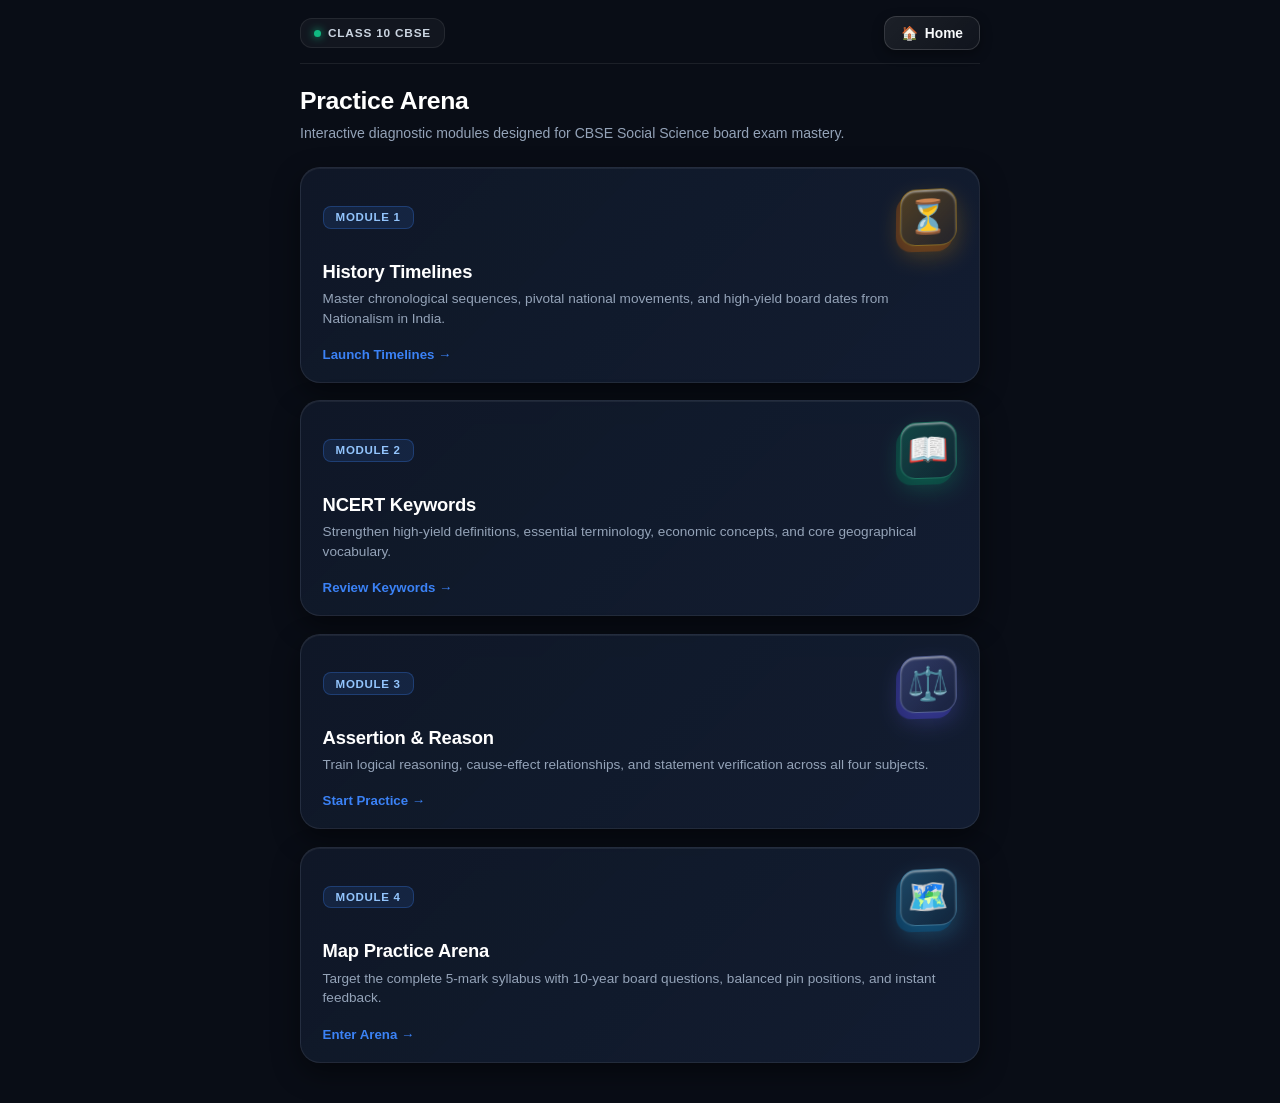
<file: activity.html>
<!DOCTYPE html>
<html lang="en">
<head>
  <meta charset="UTF-8">
  <meta name="viewport" content="width=device-width, initial-scale=1.0">
  <title>Practice Arena | CBSE Class 10 Social Science</title>
  <style>
    :root {
      --bg: #090d16;
      --card-bg: linear-gradient(135deg, rgba(16, 24, 40, 0.95) 0%, rgba(20, 32, 54, 0.85) 100%);
      --card-hover: linear-gradient(135deg, rgba(22, 36, 62, 0.98) 0%, rgba(28, 46, 78, 0.92) 100%);
      --border: rgba(255, 255, 255, 0.08);
      --border-hover: rgba(59, 130, 246, 0.45);
      --amber: #f59e0b;
      --blue: #3b82f6;
      --emerald: #10b981;
      --indigo: #818cf8;
      --text: #f8fafc;
      --muted: #94a3b8;
    }

    * {
      box-sizing: border-box;
      margin: 0;
      padding: 0;
      -webkit-tap-highlight-color: transparent;
    }

    body {
      background: var(--bg);
      color: var(--text);
      font-family: -apple-system, BlinkMacSystemFont, "Segoe UI", Roboto, sans-serif;
      padding: 1rem 0.9rem 2.5rem;
      min-height: 100vh;
      overflow-x: hidden;
    }

    .container {
      max-width: 680px;
      margin: 0 auto;
    }

    /* Top Navigation Header */
    .top-bar {
      display: flex;
      justify-content: space-between;
      align-items: center;
      margin-bottom: 1.4rem;
      padding-bottom: 0.8rem;
      border-bottom: 1px solid var(--border);
    }

    /* Top-Left CBSE Badge */
    .brand-badge {
      display: inline-flex;
      align-items: center;
      gap: 0.45rem;
      background: rgba(255, 255, 255, 0.04);
      padding: 0.45rem 0.8rem;
      border-radius: 12px;
      border: 1px solid var(--border);
    }
    .badge-dot {
      width: 7px;
      height: 7px;
      border-radius: 50%;
      background: var(--emerald);
      box-shadow: 0 0 8px var(--emerald);
    }
    .hub-tag {
      font-size: 0.74rem;
      font-weight: 800;
      color: #cbd5e1;
      text-transform: uppercase;
      letter-spacing: 0.8px;
    }

    /* Spring-Loaded Tactile Home Button */
    .btn-home {
      display: inline-flex;
      align-items: center;
      gap: 0.45rem;
      color: #f8fafc;
      text-decoration: none;
      font-size: 0.86rem;
      font-weight: 800;
      background: linear-gradient(135deg, rgba(255, 255, 255, 0.08) 0%, rgba(255, 255, 255, 0.03) 100%);
      padding: 0.5rem 1rem;
      border-radius: 12px;
      border: 1px solid rgba(255, 255, 255, 0.14);
      box-shadow: 0 4px 12px rgba(0, 0, 0, 0.35);
      cursor: pointer;
      transition: all 0.22s cubic-bezier(0.34, 1.56, 0.64, 1);
    }
    .btn-home:hover {
      background: rgba(59, 130, 246, 0.2);
      border-color: rgba(96, 165, 250, 0.55);
      color: #ffffff;
      transform: translateY(-2px) scale(1.05);
      box-shadow: 0 8px 20px rgba(59, 130, 246, 0.35);
    }
    .btn-home:active {
      transform: scale(0.92) translateY(1px) !important;
      box-shadow: 0 2px 6px rgba(0, 0, 0, 0.4);
    }

    /* Hero Section */
    .hero-section {
      margin-bottom: 1.5rem;
      animation: fadeInDown 0.5s ease-out both;
    }
    @keyframes fadeInDown {
      from { opacity: 0; transform: translateY(-12px); }
      to { opacity: 1; transform: translateY(0); }
    }
    .hero-title {
      font-size: 1.55rem;
      font-weight: 800;
      color: #ffffff;
      line-height: 1.25;
      margin-bottom: 0.35rem;
      letter-spacing: -0.3px;
    }
    .hero-desc {
      font-size: 0.88rem;
      color: var(--muted);
      line-height: 1.45;
    }

    /* Modules Grid */
    .arena-grid {
      display: grid;
      grid-template-columns: 1fr;
      gap: 1.1rem;
    }

    /* Card Pop-In Animations */
    @keyframes cardPop {
      0% {
        opacity: 0;
        transform: translateY(22px) scale(0.96);
      }
      100% {
        opacity: 1;
        transform: translateY(0) scale(1);
      }
    }

    .arena-card {
      position: relative;
      background: var(--card-bg);
      border: 1px solid var(--border);
      border-radius: 20px;
      padding: 1.25rem 1.35rem;
      text-decoration: none;
      color: inherit;
      display: flex;
      flex-direction: column;
      box-shadow: 0 10px 28px rgba(0, 0, 0, 0.45), inset 0 1px 0 rgba(255, 255, 255, 0.06);
      transition: all 0.28s cubic-bezier(0.34, 1.56, 0.64, 1);
      animation: cardPop 0.45s cubic-bezier(0.16, 1, 0.3, 1) both;
      cursor: pointer;
    }

    .arena-card:nth-child(1) { animation-delay: 0.05s; }
    .arena-card:nth-child(2) { animation-delay: 0.12s; }
    .arena-card:nth-child(3) { animation-delay: 0.19s; }
    .arena-card:nth-child(4) { animation-delay: 0.26s; }

    /* Hover & Active Card Pops */
    .arena-card:hover {
      transform: translateY(-4px) scale(1.015);
      border-color: var(--border-hover);
      background: var(--card-hover);
      box-shadow: 0 16px 36px rgba(0, 0, 0, 0.6), 0 0 24px rgba(59, 130, 246, 0.18);
    }
    .arena-card:active {
      transform: scale(0.955) translateY(2px) !important;
      transition: transform 0.1s cubic-bezier(0.4, 0, 0.2, 1);
    }

    .card-top {
      display: flex;
      justify-content: space-between;
      align-items: center;
      margin-bottom: 0.9rem;
    }

    .card-badge {
      font-size: 0.72rem;
      font-weight: 800;
      text-transform: uppercase;
      letter-spacing: 0.7px;
      padding: 0.28rem 0.75rem;
      border-radius: 8px;
      background: rgba(59, 130, 246, 0.12);
      color: #93c5fd;
      border: 1px solid rgba(59, 130, 246, 0.28);
    }

    /* 3D Isometric Vector Emblems */
    .icon-3d {
      width: 58px;
      height: 58px;
      border-radius: 16px;
      display: flex;
      align-items: center;
      justify-content: center;
      font-size: 2.1rem;
      line-height: 1;
      position: relative;
      transform: perspective(600px) rotateX(12deg) rotateY(-12deg);
      transition: all 0.35s cubic-bezier(0.34, 1.56, 0.64, 1);
      user-select: none;
    }

    /* Specific Multi-Tone Depth & Lighting for Each Module */
    .icon-timeline {
      background: linear-gradient(135deg, rgba(245, 158, 11, 0.28) 0%, rgba(217, 119, 6, 0.08) 100%);
      border: 1.5px solid rgba(251, 191, 36, 0.35);
      box-shadow: -4px 6px 0px rgba(180, 83, 9, 0.35), 0 10px 22px rgba(245, 158, 11, 0.25), inset 0 2px 2px rgba(255, 255, 255, 0.45);
    }

    .icon-keywords {
      background: linear-gradient(135deg, rgba(16, 185, 129, 0.28) 0%, rgba(5, 150, 105, 0.08) 100%);
      border: 1.5px solid rgba(52, 211, 153, 0.35);
      box-shadow: -4px 6px 0px rgba(4, 120, 87, 0.35), 0 10px 22px rgba(16, 185, 129, 0.25), inset 0 2px 2px rgba(255, 255, 255, 0.45);
    }

    .icon-ar {
      background: linear-gradient(135deg, rgba(129, 140, 248, 0.28) 0%, rgba(99, 102, 241, 0.08) 100%);
      border: 1.5px solid rgba(165, 180, 252, 0.35);
      box-shadow: -4px 6px 0px rgba(79, 70, 229, 0.35), 0 10px 22px rgba(99, 102, 241, 0.25), inset 0 2px 2px rgba(255, 255, 255, 0.45);
    }

    .icon-maps {
      background: linear-gradient(135deg, rgba(56, 189, 248, 0.28) 0%, rgba(2, 132, 199, 0.08) 100%);
      border: 1.5px solid rgba(125, 211, 252, 0.35);
      box-shadow: -4px 6px 0px rgba(3, 105, 161, 0.35), 0 10px 22px rgba(56, 189, 248, 0.25), inset 0 2px 2px rgba(255, 255, 255, 0.45);
    }

    /* 3D Pop on Hover */
    .arena-card:hover .icon-3d {
      transform: perspective(600px) rotateX(0deg) rotateY(0deg) translateY(-6px) scale(1.14);
    }
    .arena-card:hover .icon-timeline {
      box-shadow: 0 12px 28px rgba(245, 158, 11, 0.45), inset 0 2px 3px rgba(255, 255, 255, 0.7);
    }
    .arena-card:hover .icon-keywords {
      box-shadow: 0 12px 28px rgba(16, 185, 129, 0.45), inset 0 2px 3px rgba(255, 255, 255, 0.7);
    }
    .arena-card:hover .icon-ar {
      box-shadow: 0 12px 28px rgba(99, 102, 241, 0.45), inset 0 2px 3px rgba(255, 255, 255, 0.7);
    }
    .arena-card:hover .icon-maps {
      box-shadow: 0 12px 28px rgba(56, 189, 248, 0.45), inset 0 2px 3px rgba(255, 255, 255, 0.7);
    }

    .card-title {
      font-size: 1.15rem;
      font-weight: 800;
      color: #ffffff;
      margin-bottom: 0.4rem;
      letter-spacing: -0.2px;
    }

    .card-desc {
      font-size: 0.85rem;
      color: var(--muted);
      line-height: 1.45;
      margin-bottom: 1.15rem;
      flex-grow: 1;
    }

    .card-action {
      display: inline-flex;
      align-items: center;
      gap: 0.35rem;
      font-size: 0.83rem;
      font-weight: 800;
      color: var(--blue);
      transition: gap 0.2s ease, color 0.2s ease;
    }
    .arena-card:hover .card-action {
      gap: 0.55rem;
      color: #60a5fa;
    }
  </style>
</head>
<body>

  <div class="container">

    <!-- Top Navigation Header -->
    <header class="top-bar">
      <!-- Top-Left CBSE Tag -->
      <div class="brand-badge">
        <span class="badge-dot"></span>
        <span class="hub-tag">Class 10 CBSE</span>
      </div>

      <!-- Tactile Spring Home Button -->
      <a href="index.html" class="btn-home">
        <span>🏠</span> Home
      </a>
    </header>

    <!-- Header Content -->
    <section class="hero-section">
      <h1 class="hero-title">Practice Arena</h1>
      <p class="hero-desc">Interactive diagnostic modules designed for CBSE Social Science board exam mastery.</p>
    </section>

    <!-- Interactive Modules Grid -->
    <main class="arena-grid">

      <!-- MODULE 1: HISTORY TIMELINES -->
      <a href="timeline.html" class="arena-card">
        <div class="card-top">
          <span class="card-badge">Module 1</span>
          <div class="icon-3d icon-timeline">⏳</div>
        </div>
        <h2 class="card-title">History Timelines</h2>
        <p class="card-desc">Master chronological sequences, pivotal national movements, and high-yield board dates from Nationalism in India.</p>
        <span class="card-action">Launch Timelines →</span>
      </a>

      <!-- MODULE 2: NCERT KEYWORDS -->
      <a href="flashcards.html" class="arena-card">
        <div class="card-top">
          <span class="card-badge">Module 2</span>
          <div class="icon-3d icon-keywords">📖</div>
        </div>
        <h2 class="card-title">NCERT Keywords</h2>
        <p class="card-desc">Strengthen high-yield definitions, essential terminology, economic concepts, and core geographical vocabulary.</p>
        <span class="card-action">Review Keywords →</span>
      </a>

      <!-- MODULE 3: ASSERTION & REASON -->
      <a href="ar.html" class="arena-card">
        <div class="card-top">
          <span class="card-badge">Module 3</span>
          <div class="icon-3d icon-ar">⚖️</div>
        </div>
        <h2 class="card-title">Assertion & Reason</h2>
        <p class="card-desc">Train logical reasoning, cause-effect relationships, and statement verification across all four subjects.</p>
        <span class="card-action">Start Practice →</span>
      </a>

      <!-- MODULE 4: MAP PRACTICE ARENA -->
      <a href="map-practice.html" class="arena-card">
        <div class="card-top">
          <span class="card-badge">Module 4</span>
          <div class="icon-3d icon-maps">🗺️</div>
        </div>
        <h2 class="card-title">Map Practice Arena</h2>
        <p class="card-desc">Target the complete 5-mark syllabus with 10-year board questions, balanced pin positions, and instant feedback.</p>
        <span class="card-action">Enter Arena →</span>
      </a>

    </main>

  </div>

</body>
</html>
</file>
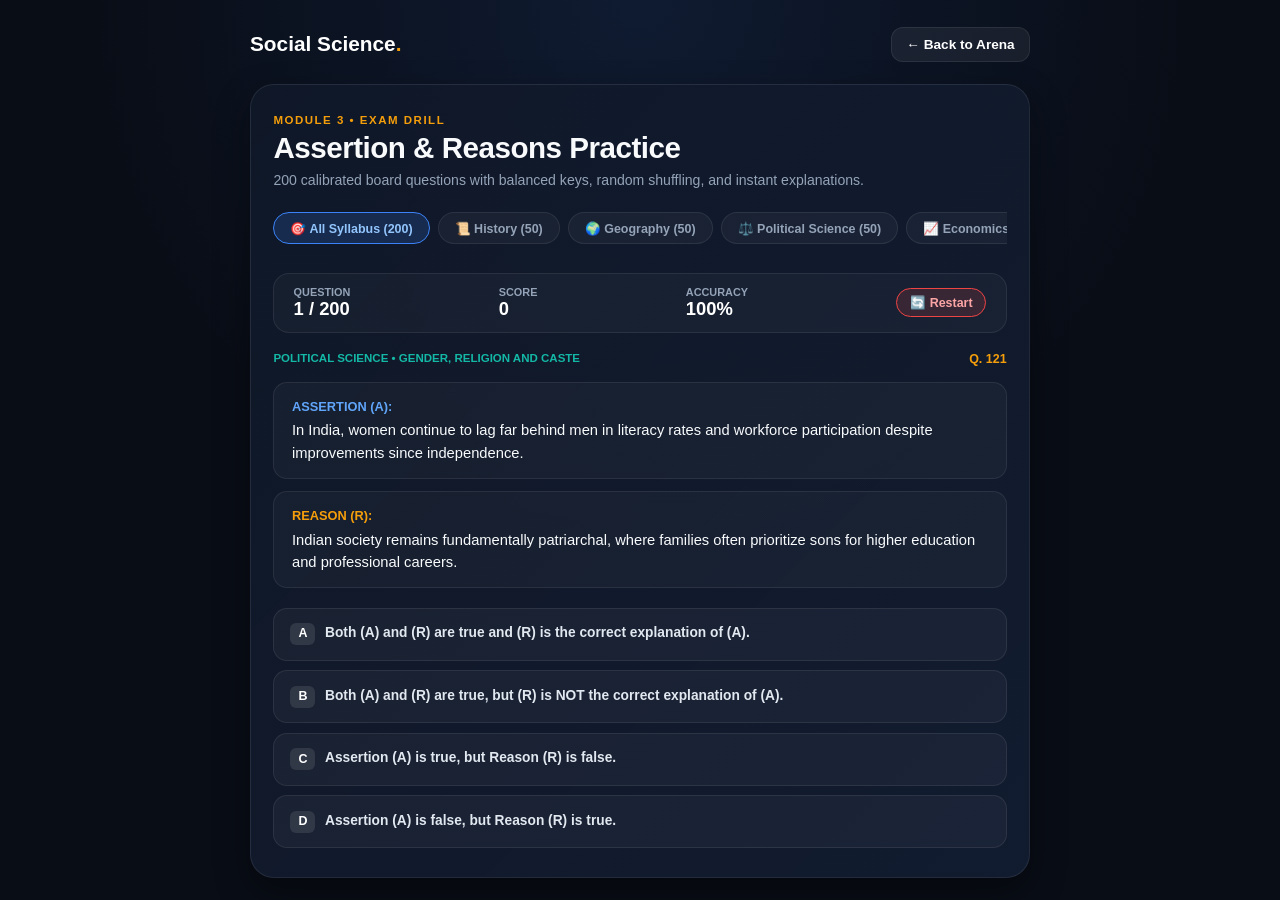
<file: ar.html>
<!DOCTYPE html>
<html lang="en">
<head>
  <meta charset="UTF-8">
  <meta name="viewport" content="width=device-width, initial-scale=1.0">
  <title>Assertion & Reason Simulator | Social Science Hub</title>
  <style>
    :root {
      --bg: #090d16;
      --card-bg: linear-gradient(135deg, rgba(16, 24, 40, 0.94) 0%, rgba(20, 32, 54, 0.8) 100%);
      --border: rgba(255, 255, 255, 0.08);
      --amber: #f59e0b;
      --blue: #3b82f6;
      --teal: #14b8a6;
      --emerald: #10b981;
      --crimson: #ef4444;
      --text: #f8fafc;
      --muted: #94a3b8;
    }
    * { box-sizing: border-box; margin: 0; padding: 0; user-select: none; }
    body {
      background: var(--bg) radial-gradient(circle at 50% 0%, rgba(59,130,246,0.12), transparent 50%);
      color: var(--text);
      font-family: -apple-system, BlinkMacSystemFont, "Segoe UI", Roboto, sans-serif;
      padding: 1.2rem;
      min-height: 100vh;
    }
    .wrapper { max-width: 780px; margin: 0 auto; }
    
    .top-bar { display: flex; justify-content: space-between; align-items: center; padding: 0.5rem 0 1.4rem; }
    .brand { font-size: 1.3rem; font-weight: 800; color: #fff; text-decoration: none; }
    .brand span { color: var(--amber); }
    .back-btn {
      background: rgba(255,255,255,0.06); border: 1px solid var(--border);
      color: #fff; border-radius: 12px; padding: 0.55rem 0.9rem;
      font-size: 0.85rem; font-weight: 700; text-decoration: none; transition: 0.2s;
    }
    .back-btn:hover { background: rgba(59,130,246,0.2); border-color: var(--blue); }

    .module-card {
      background: var(--card-bg); border: 1px solid var(--border);
      border-radius: 24px; padding: 1.8rem 1.4rem; box-shadow: 0 15px 35px rgba(0,0,0,0.4);
    }
    .hero-tag { font-size: 0.72rem; font-weight: 800; letter-spacing: 1.5px; text-transform: uppercase; margin-bottom: 0.3rem; color: var(--amber); }
    .hero-h1 { font-size: 1.85rem; font-weight: 800; margin-bottom: 0.3rem; letter-spacing: -0.5px; }
    .hero-p { color: var(--muted); font-size: 0.88rem; line-height: 1.45; margin-bottom: 1.4rem; }

    .filter-scroll { display: flex; gap: 0.5rem; overflow-x: auto; padding-bottom: 0.6rem; margin-bottom: 1.2rem; scrollbar-width: none; }
    .filter-scroll::-webkit-scrollbar { display: none; }
    .filter-btn { background: rgba(255,255,255,0.04); border: 1px solid var(--border); border-radius: 999px; padding: 0.45rem 1rem; font-size: 0.78rem; font-weight: 700; color: var(--muted); white-space: nowrap; cursor: pointer; }
    .filter-btn.active { background: rgba(59,130,246,0.18); border-color: var(--blue); color: #93c5fd; }

    .score-banner { display: flex; justify-content: space-between; align-items: center; background: rgba(255,255,255,0.03); border: 1px solid var(--border); padding: 0.75rem 1.2rem; border-radius: 16px; margin-bottom: 1.2rem; }
    .stat-item { display: flex; flex-direction: column; }
    .stat-lbl { font-size: 0.68rem; font-weight: 800; text-transform: uppercase; color: var(--muted); }
    .stat-val { font-size: 1.15rem; font-weight: 900; color: #fff; }

    .stmt-box { display: flex; flex-direction: column; gap: 0.75rem; margin-bottom: 1.2rem; }
    .stmt-row { background: rgba(255,255,255,0.03); border: 1px solid var(--border); padding: 0.9rem 1.1rem; border-radius: 14px; font-size: 0.92rem; line-height: 1.5; }
    .stmt-tag { font-weight: 900; display: block; margin-bottom: 0.2rem; font-size: 0.8rem; }

    .opt-grid { display: flex; flex-direction: column; gap: 0.6rem; }
    .opt-btn { width: 100%; padding: 0.9rem 1rem; border-radius: 14px; background: rgba(255,255,255,0.04); border: 1px solid var(--border); color: #e2e8f0; font-size: 0.86rem; font-weight: 600; text-align: left; cursor: pointer; line-height: 1.4; display: flex; align-items: flex-start; gap: 0.6rem; }
    .opt-btn:hover { background: rgba(255,255,255,0.08); border-color: rgba(255,255,255,0.2); }
    .opt-btn.correct { background: rgba(16,185,129,0.2) !important; border-color: var(--emerald) !important; color: #6ee7b7 !important; }
    .opt-btn.wrong { background: rgba(239,68,68,0.2) !important; border-color: var(--crimson) !important; color: #fca5a5 !important; }
    .opt-letter { background: rgba(255,255,255,0.1); padding: 0.15rem 0.5rem; border-radius: 6px; font-weight: 900; font-size: 0.78rem; flex-shrink: 0; color: #fff; }

    .exp-box { margin-top: 1.2rem; padding: 1.1rem; border-radius: 14px; background: rgba(59,130,246,0.1); border: 1px solid rgba(59,130,246,0.3); font-size: 0.88rem; line-height: 1.5; color: #bfdbfe; display: none; }
    .next-q-btn { width: 100%; padding: 0.95rem; border-radius: 14px; font-size: 0.92rem; font-weight: 800; background: var(--amber); color: #000; border: none; cursor: pointer; display: none; margin-top: 1rem; }
  </style>
</head>
<body>
  <div class="wrapper">
    <header class="top-bar">
      <a href="index.html" class="brand">Social Science<span>.</span></a>
      <a href="activity.html" class="back-btn">← Back to Arena</a>
    </header>

    <main>
      <div class="module-card">
        <div class="hero-tag">MODULE 3 • EXAM DRILL</div>
        <h1 class="hero-h1">Assertion & Reasons Practice</h1>
        <p class="hero-p">200 calibrated board questions with balanced keys, random shuffling, and instant explanations.</p>

        <div class="filter-scroll">
          <button type="button" class="filter-btn active" onclick="setARSubject('ALL', this)">🎯 All Syllabus (200)</button>
          <button type="button" class="filter-btn" onclick="setARSubject('History', this)">📜 History (50)</button>
          <button type="button" class="filter-btn" onclick="setARSubject('Geography', this)">🌍 Geography (50)</button>
          <button type="button" class="filter-btn" onclick="setARSubject('Political Science', this)">⚖️ Political Science (50)</button>
          <button type="button" class="filter-btn" onclick="setARSubject('Economics', this)">📈 Economics (50)</button>
        </div>

        <div class="score-banner">
          <div class="stat-item">
            <span class="stat-lbl">Question</span>
            <span class="stat-val" id="arCounter">1 / 50</span>
          </div>
          <div class="stat-item">
            <span class="stat-lbl">Score</span>
            <span class="stat-val" id="arScore">0</span>
          </div>
          <div class="stat-item">
            <span class="stat-lbl">Accuracy</span>
            <span class="stat-val" id="arAccuracy">100%</span>
          </div>
          <div class="stat-item">
            <button type="button" class="filter-btn" style="padding:0.4rem 0.8rem; margin:0; background:rgba(239,68,68,0.15); border-color:var(--crimson); color:#fca5a5;" onclick="restartARSession()">🔄 Restart</button>
          </div>
        </div>

        <div class="q-meta" style="display:flex; justify-content:space-between; margin-bottom:1rem;">
          <span style="font-size:0.72rem; font-weight:800; color:var(--teal); text-transform:uppercase;" id="arSubjectBadge">HISTORY</span>
          <span style="font-size:0.78rem; font-weight:800; color:var(--amber);" id="arNumBadge">Q. 1</span>
        </div>

        <div class="stmt-box">
          <div class="stmt-row">
            <span class="stmt-tag" style="color:#60a5fa;">ASSERTION (A):</span>
            <span id="stmtAssertion">Loading Assertion...</span>
          </div>
          <div class="stmt-row">
            <span class="stmt-tag" style="color:#f59e0b;">REASON (R):</span>
            <span id="stmtReason">Loading Reason...</span>
          </div>
        </div>

        <div class="opt-grid">
          <button type="button" class="opt-btn" id="arBtnA" onclick="handleARSelect('A')">
            <span class="opt-letter">A</span><span>Both (A) and (R) are true and (R) is the correct explanation of (A).</span>
          </button>
          <button type="button" class="opt-btn" id="arBtnB" onclick="handleARSelect('B')">
            <span class="opt-letter">B</span><span>Both (A) and (R) are true, but (R) is NOT the correct explanation of (A).</span>
          </button>
          <button type="button" class="opt-btn" id="arBtnC" onclick="handleARSelect('C')">
            <span class="opt-letter">C</span><span>Assertion (A) is true, but Reason (R) is false.</span>
          </button>
          <button type="button" class="opt-btn" id="arBtnD" onclick="handleARSelect('D')">
            <span class="opt-letter">D</span><span>Assertion (A) is false, but Reason (R) is true.</span>
          </button>
        </div>

        <div class="exp-box" id="arExpBox">
          <div style="font-weight:800; color:#93c5fd; font-size:0.75rem; text-transform:uppercase; margin-bottom:0.3rem;">📘 NCERT Board Explanation</div>
          <div id="arExpText">...</div>
        </div>

        <button type="button" class="next-q-btn" id="arNextBtn" onclick="nextARQuestion()">Next Question →</button>
      </div>
    </main>
  </div>
    <script>
    const MASTER_AR = [
      { id: 1, subj: "History", ch: "The Rise of Nationalism in Europe", a: "The Civil Code of 1804 (Napoleonic Code) abolished all privileges based on birth.", r: "Napoleon introduced the Code to re-establish the traditional feudal order across French-controlled territories.", ans: "C", exp: "Assertion (A) is correct, but Reason (R) is false because the Napoleonic Code aimed to abolish feudalism and establish equality before the law, rather than restoring the old feudal order." },
      { id: 2, subj: "History", ch: "The Rise of Nationalism in Europe", a: "In 1834, a customs union known as the Zollverein was established at the initiative of Prussia.", r: "The union dismantled internal tariff barriers and reduced the number of local currencies from over thirty to two.", ans: "A", exp: "Both statements are true, and Reason (R) correctly explains how the Zollverein unified the German states economically." },
      { id: 3, subj: "History", ch: "The Rise of Nationalism in Europe", a: "Giuseppe Mazzini believed that God intended nations to be the natural units of mankind.", r: "Giuseppe Garibaldi led the armed Expedition of the Thousand into Southern Italy in 1860.", ans: "B", exp: "Both are accurate NCERT historical facts, but Garibaldi’s southern military expedition does not explain Mazzini’s philosophical view of nation-states." },
      { id: 4, subj: "History", ch: "The Rise of Nationalism in Europe", a: "The Treaty of Vienna (1815) restored the Bourbon dynasty to power in France.", r: "The primary objective of the Congress of Vienna was to establish constitutional democracies across post-war Europe.", ans: "C", exp: "Assertion (A) is true, but Reason (R) is false because the primary objective of the Vienna Congress was to restore conservative monarchies overthrown during the Napoleonic wars." },
      { id: 5, subj: "History", ch: "The Rise of Nationalism in Europe", a: "In Britain, the nation-state was formed through a sudden, violent revolution in 1789.", r: "The Act of Union (1707) between England and Scotland resulted in the formation of the 'United Kingdom of Great Britain'.", ans: "D", exp: "Assertion (A) is false because Britain’s nation-state emerged from a long parliamentary process rather than a sudden revolution, while Reason (R) is a true historical fact." },
      { id: 6, subj: "History", ch: "The Rise of Nationalism in Europe", a: "The Balkan region became an area of intense geopolitical conflict in the late nineteenth century.", r: "The Balkan states were fiercely jealous of one another, and major European imperial powers competed for trade and naval dominance in the region.", ans: "A", exp: "Both statements are true, and Reason (R) correctly explains why the Balkans became an unstable conflict zone leading up to the First World War." },
      { id: 7, subj: "History", ch: "The Rise of Nationalism in Europe", a: "Female allegories like Marianne and Germania were invented by artists to personify the French and German nations.", r: "Germania wears a crown of oak leaves because the German oak tree symbolizes heroism.", ans: "B", exp: "Both statements are true facts from NCERT, but the specific symbolism of Germania's oak crown does not explain why female figures were chosen as national allegories." },
      { id: 8, subj: "History", ch: "The Rise of Nationalism in Europe", a: "Otto von Bismarck is regarded as the chief architect of German unification.", r: "Bismarck completed the unification process entirely through peaceful diplomatic treaties without engaging in armed warfare.", ans: "C", exp: "Assertion (A) is true, but Reason (R) is false because Bismarck fought three major wars over seven years (against Denmark, Austria, and France) to unify Germany." },
      { id: 9, subj: "History", ch: "The Rise of Nationalism in Europe", a: "The Frankfurt Parliament convened at the Church of St. Paul in 1848 successfully established a unified democratic Germany.", r: "King Friedrich Wilhelm IV of Prussia rejected the crown offered by the deputies and opposed the elected assembly.", ans: "D", exp: "Assertion (A) is false because the Frankfurt Parliament failed and was disbanded, while Reason (R) correctly identifies the Prussian monarch's rejection of the crown." },
      { id: 10, subj: "History", ch: "The Rise of Nationalism in Europe", a: "The Greek War of Independence mobilized nationalist sympathies among the educated elite across Europe.", r: "Greece had been under Ottoman rule since the fifteenth century, and European poets and artists celebrated it as the cradle of European civilization.", ans: "A", exp: "Both statements are true, and Reason (R) correctly explains why Western European intellectuals supported Greek independence against the Ottoman Empire." },
      { id: 11, subj: "History", ch: "The Rise of Nationalism in Europe", a: "Count Camillo de Cavour was neither a revolutionary republican nor an ardent democrat.", r: "Like many wealthy and educated members of the northern Italian elite, Cavour spoke French much better than he did Italian.", ans: "B", exp: "Both statements are true historical facts, but Cavour’s linguistic preference does not serve as the causal explanation for his moderate, non-revolutionary political stance." },
      { id: 12, subj: "History", ch: "The Rise of Nationalism in Europe", a: "The English Parliament seized executive authority from the British monarchy in 1688.", r: "Ireland was forcibly incorporated into the United Kingdom in 1801 following the failed revolt of Wolfe Tone.", ans: "B", exp: "Both statements are accurate events in the timeline of the British Isles, but the incorporation of Ireland in 1801 does not explain the Glorious Revolution of 1688." },
      { id: 13, subj: "History", ch: "The Rise of Nationalism in Europe", a: "The French population in Paris welcomed the autocratic restoration of Charles X with great enthusiasm in 1830.", r: "Widespread food shortages and acute economic hardship forced the Parisian population onto the streets in 1848.", ans: "D", exp: "Assertion (A) is false because Charles X was overthrown by liberal revolutionaries during the July Revolution of 1830, while Reason (R) is true." },
      { id: 14, subj: "History", ch: "Nationalism in India", a: "Mahatma Gandhi decided to abruptly call off the Non-Cooperation Movement in February 1922.", r: "At Chauri Chaura in Gorakhpur, a peaceful protest turned violent, resulting in the burning of a police station.", ans: "A", exp: "Both statements are true, and Reason (R) directly explains Gandhi’s decision to withdraw the movement due to violence." },
      { id: 15, subj: "History", ch: "Nationalism in India", a: "The statutory Simon Commission was greeted with black flags and the slogan 'Go Back Simon' across India in 1928.", r: "The commission was appointed without a single Indian member to review India's constitutional setup.", ans: "A", exp: "Both statements are true, and Reason (R) is the exact reason all Indian political parties boycotted the commission." },
      { id: 16, subj: "History", ch: "Nationalism in India", a: "Rich peasant communities like the Patidars and Jats participated in the Civil Disobedience Movement primarily to support the abolition of untouchability.", r: "Rich peasants were severely hit by the Great Depression, falling crop prices, and the government’s refusal to reduce revenue demands.", ans: "D", exp: "Assertion (A) is false because rich peasants fought against high government revenue assessments, while Reason (R) correctly explains their economic distress." },
      { id: 17, subj: "History", ch: "Nationalism in India", a: "Under the Inland Emigration Act of 1859, tea plantation workers in Assam were forbidden from leaving the estates without permission.", r: "Plantation managers granted official leave permits to tea labourers whenever they applied to visit their native villages.", ans: "C", exp: "Assertion (A) is true, but Reason (R) is false because in practice, leave permits were rarely granted to tea workers." },
      { id: 18, subj: "History", ch: "Nationalism in India", a: "In the countryside of Awadh, the rural peasant movement was organized under the leadership of Baba Ramchandra.", r: "Baba Ramchandra was an ascetic who had previously worked in Fiji as an indentured labourer.", ans: "B", exp: "Both statements are historically true according to NCERT, but his background as an indentured labourer is biographical context, not the operational cause of the Awadh movement against talukdars." },
      { id: 19, subj: "History", ch: "Nationalism in India", a: "Mahatma Gandhi selected salt as a central rallying symbol for the Civil Disobedience Movement.", r: "Salt was an essential food item consumed by rich and poor alike, and the state monopoly on its manufacture exposed the oppressive nature of British rule.", ans: "A", exp: "Both statements are true, and Reason (R) explains why salt had the unique potential to unite diverse sections of Indian society." },
      { id: 20, subj: "History", ch: "Nationalism in India", a: "The Poona Pact of September 1932 accepted Dr. B.R. Ambedkar’s demand for permanent, separate communal electorates for the Depressed Classes.", r: "The Poona Pact compromised on reserved seats for the Depressed Classes in provincial and central councils, voted on by a general electorate.", ans: "D", exp: "Assertion (A) is false because the Poona Pact abandoned separate electorates in favor of reserved seats within a joint electorate, which Reason (R) correctly states." },
      { id: 21, subj: "History", ch: "Nationalism in India", a: "Tribal peasants in the Gudem Hills of Andhra Pradesh interpreted the message of Swaraj in accordance with their own forest grievances.", r: "The colonial administration kept forest reserves open, allowing tribal communities to graze cattle and gather firewood without restriction.", ans: "C", exp: "Assertion (A) is true, but Reason (R) is false because the colonial government strictly closed off forest areas, denying tribals their traditional livelihood rights." },
      { id: 22, subj: "History", ch: "Nationalism in India", a: "In the twentieth century, the visual identity of India came to be associated with the portrait of Bharat Mata.", r: "Bankim Chandra Chattopadhyay composed the hymn 'Vande Mataram' and later included it in his patriotic novel Anandamath.", ans: "B", exp: "Both are true cultural developments in Indian nationalism, but Bankim Chandra’s hymn does not explain the visual iconography of the Bharat Mata painting created by Abanindranath Tagore." },
      { id: 23, subj: "History", ch: "Nationalism in India", a: "Prominent Indian business leaders enthusiastically supported the Civil Disobedience Movement during its initial launch in 1930.", r: "Indian industrialists reacted against colonial trade policies that restricted domestic business and sought protection against imported foreign goods.", ans: "A", exp: "Both statements are true, and Reason (R) correctly explains why Indian merchants and manufacturers supported Gandhi's campaign against colonial trade restrictions." },
      { id: 24, subj: "History", ch: "Nationalism in India", a: "The urban middle-class participation in the Non-Cooperation Movement gradually slowed down over time.", r: "Handspun khadi cloth was cheaper than mill-made British cloth, making it universally affordable for urban mill workers.", ans: "C", exp: "Assertion (A) is true, but Reason (R) is false because khadi was often significantly more expensive than mass-produced mill cloth, which made prolonged boycotts difficult for the poor." },
      { id: 25, subj: "History", ch: "Nationalism in India", a: "The Oudh Kisan Sabha was formed in October 1920 and rapidly established over three hundred local village branches.", r: "The Oudh Kisan Sabha was set up by Jawaharlal Nehru, Baba Ramchandra, and several peasant leaders.", ans: "B", exp: "Both are true facts, but the roster of organizers in Reason (R) does not explain the underlying agrarian distress that caused hundreds of village branches to spring up so quickly." },
      { id: 26, subj: "History", ch: "Nationalism in India", a: "The Indian National Congress launched the Civil Disobedience Movement immediately after the withdrawal of the Non-Cooperation Movement in 1922.", r: "Mahatma Gandhi maintained that satyagrahis needed systematic training before they could engage in mass struggles.", ans: "D", exp: "Assertion (A) is false because the Civil Disobedience Movement was launched eight years later in 1930, while Reason (R) is true." },
      { id: 27, subj: "History", ch: "The Making of a Global World", a: "The rapid spread of Rinderpest caused severe devastation across African pastoral societies during the 1890s.", r: "The cattle disease wiped out ninety percent of African livestock, undermining local livelihoods and forcing Africans into wage labour.", ans: "A", exp: "Both statements are true, and Reason (R) directly explains how the loss of livestock broke African self-sufficiency and enabled colonial subjugation." },
      { id: 28, subj: "History", ch: "The Making of a Global World", a: "The British government repealed the Corn Laws primarily under pressure from landed aristocrats.", r: "Urban industrialists and consumers protested against high food prices caused by import restrictions on foreign grain.", ans: "D", exp: "Assertion (A) is false because landed aristocrats fought to keep the Corn Laws in place, while Reason (R) correctly explains that urban industrialists and consumers pressured the government to repeal them." },
      { id: 29, subj: "History", ch: "The Making of a Global World", a: "Nineteenth-century indentured labour migration has frequently been described by historians as a 'new system of slavery'.", r: "Recruiting agents routinely provided false information regarding destinations, travel conditions, and working environments, leaving workers with few legal rights.", ans: "A", exp: "Both statements are true, and Reason (R) explains why indentured servitude was regarded as a form of modern bonded slavery." },
      { id: 30, subj: "History", ch: "The Making of a Global World", a: "The First World War is characterized by historians as the first modern industrial war.", r: "The conflict was fought using traditional cavalry charges and hand-to-hand combat without mechanized weaponry.", ans: "C", exp: "Assertion (A) is true, but Reason (R) is false because the First World War relied on modern industrial technologies like machine guns, tanks, aircraft, and chemical weapons." },
      { id: 31, subj: "History", ch: "The Making of a Global World", a: "Following the First World War, Britain struggled to regain its dominant share of the Indian domestic market.", r: "During the wartime years, the Indian market was entirely flooded with surplus agricultural goods from the United States.", ans: "C", exp: "Assertion (A) is true, but Reason (R) is false because Britain lost ground in India due to the growth of local Indian industries and competition from Japan, not US agriculture." },
      { id: 32, subj: "History", ch: "The Making of a Global World", a: "The Great Depression was triggered by a worldwide scarcity of agricultural crops.", r: "Agricultural overproduction led to falling farm prices, which prompted farmers to produce even more to maintain their incomes, further saturating the market.", ans: "D", exp: "Assertion (A) is false because the depression was worsened by agricultural overproduction rather than a crop shortage, which Reason (R) correctly explains." },
      { id: 33, subj: "History", ch: "The Making of a Global World", a: "In Trinidad, the annual Muharram street procession was transformed into an inclusive carnival called 'Hosay'.", r: "Indentured Indian labourers in Trinidad were repatriated to their home villages immediately upon completing their five-year terms.", ans: "C", exp: "Assertion (A) is true, but Reason (R) is false because most indentured labourers remained permanently in the Caribbean after their contracts expired." },
      { id: 34, subj: "History", ch: "The Making of a Global World", a: "The Bretton Woods conference in 1944 established the International Monetary Fund (IMF) and the World Bank.", r: "The Bretton Woods framework was built upon floating exchange rates where national currencies had no formal link to gold or the US dollar.", ans: "C", exp: "Assertion (A) is true, but Reason (R) is false because the original Bretton Woods system was based on fixed exchange rates pegged to the US dollar, which was tied to gold." },
      { id: 35, subj: "History", ch: "The Making of a Global World", a: "The First World War left the United States as an international debtor nation indebted to European central banks.", r: "During the war, European powers borrowed vast sums from American banks, transforming the US from an international debtor into an international creditor.", ans: "D", exp: "Assertion (A) is false because the US emerged as an international creditor nation, as accurately stated in Reason (R)." },
      { id: 36, subj: "History", ch: "The Making of a Global World", a: "In the sixteenth century, silver extracted from mines in Peru and Mexico financed European trade with Asia.", r: "Smallpox proved to be a lethal biological agent that helped Spanish conquistadors conquer native populations in the Americas.", ans: "B", exp: "Both are true facts from NCERT, but the transmission of smallpox does not explain how mineral wealth in South America boosted European trade with Asia." },
      { id: 37, subj: "History", ch: "The Making of a Global World", a: "Developing nations in the mid-twentieth century did not benefit proportionally from the post-war economic growth of Western nations.", r: "Developing countries organized themselves into the Group of 77 (G-77) to demand a New International Economic Order (NIEO).", ans: "B", exp: "Both statements are true, but the formation of the G-77 was a response to unequal economic growth, not the causal reason for their economic marginalization." },
      { id: 38, subj: "History", ch: "The Making of a Global World", a: "Spanish colonizers conquered the Americas primarily through the sheer military power of modern firearms and field artillery.", r: "Indigenous populations of the Americas lacked biological immunity against European diseases like smallpox.", ans: "D", exp: "Assertion (A) is false because the Spanish conquest was driven primarily by introduced diseases rather than firearms, while Reason (R) is true." },
      { id: 39, subj: "History", ch: "Print Culture and the Modern World", a: "Johannes Gutenberg developed the movable metal type printing press in Strasbourg during the 1430s.", r: "Gutenberg drew on the mechanics of the olive press and used metal moulds to cast individual letters of the alphabet.", ans: "A", exp: "Both statements are true, and Reason (R) correctly explains how Gutenberg adapted existing technology to invent the movable metal type press." },
      { id: 40, subj: "History", ch: "Print Culture and the Modern World", a: "The Roman Catholic Church began maintaining an official Index of Prohibited Books from 1558.", r: "The rapid spread of popular printed tracts enabled individual interpretations of faith, raising Church concerns over the spread of heretical ideas.", ans: "A", exp: "Both statements are true, and Reason (R) correctly explains why the Papacy instituted the Index of Prohibited Books to censor reading material." }
    ];
          MASTER_AR.push(
      { id: 41, subj: "History", ch: "Print Culture and the Modern World", a: "In 1517, the religious reformer Martin Luther wrote the 'Ninety-Five Theses' challenging corrupt Catholic practices.", r: "Luther’s translated German New Testament sold thousands of copies within weeks, helping spark the Protestant Reformation.", ans: "B", exp: "Both statements are true historical facts, but the sales figures for his German New Testament describe the impact of print, not why he wrote the Ninety-Five Theses." },
      { id: 42, subj: "History", ch: "Print Culture and the Modern World", a: "The Christian humanist Erasmus supported the unregulated printing and circulation of all kinds of books without restriction.", r: "Erasmus worried that an unchecked volume of vulgar and scandalous publications was undermining classical learning and Christian values.", ans: "D", exp: "Assertion (A) is false because Erasmus was critical of the uncontrolled spread of low-quality print, while Reason (R) accurately captures his concerns." },
      { id: 43, subj: "History", ch: "Print Culture and the Modern World", a: "The British colonial government passed the Vernacular Press Act in 1878 to suppress critical nationalist commentary.", r: "The Vernacular Press Act applied the same regulatory criteria and penalties to both English-language and vernacular Indian newspapers.", ans: "C", exp: "Assertion (A) is true, but Reason (R) is false because the 1878 Act targeted vernacular newspapers while exempting English-language publications." },
      { id: 44, subj: "History", ch: "Print Culture and the Modern World", a: "The eighteenth-century French novelist Louis-Sébastien Mercier declared: 'Tremble, therefore, tyrants of the world! Tremble before the virtual writer!'", r: "Mercier believed that the spread of books and print culture was a powerful force capable of dismantling monarchical despotism.", ans: "A", exp: "Both statements are true, and Reason (R) directly explains why Mercier viewed print and authors as threats to autocratic rulers." },
      { id: 45, subj: "History", ch: "Print Culture and the Modern World", a: "Traditional handwritten manuscripts were inexpensive and widely used by rural schoolchildren in pre-colonial India.", r: "Palm-leaf and paper manuscripts were fragile, difficult to read due to diverse calligraphic styles, and costly to produce.", ans: "D", exp: "Assertion (A) is false because manuscripts were rare and expensive luxury items seldom used in daily schooling, while Reason (R) correctly describes their limitations." },
      { id: 46, subj: "History", ch: "Print Culture and the Modern World", a: "Orthodox Hindu and Muslim families worried that educating daughters would lead to social corruption or early widowhood.", r: "Rashsundari Debi taught herself to read in secret and wrote Amar Jiban, the first full-length autobiography in Bengali.", ans: "B", exp: "Both are true NCERT facts from the Women and Print section, but Rashsundari Debi's personal accomplishment does not explain the origins of orthodox family superstitions." },
      { id: 47, subj: "History", ch: "Print Culture and the Modern World", a: "James Augustus Hickey began publishing the Bengal Gazette in 1780 as an independent weekly magazine.", r: "The East India Company protected Hickey’s paper from censorship and encouraged his reporting on senior colonial officials.", ans: "C", exp: "Assertion (A) is true, but Reason (R) is false because Governor-General Warren Hastings prosecuted Hickey for publishing scandalous reports about colonial officials." },
      { id: 48, subj: "History", ch: "Print Culture and the Modern World", a: "The Deoband Seminary, founded in 1867, published thousands of religious rulings (fatwas) for Muslim readers.", r: "Muslim scholars worried that colonial policy and Christian missionaries threatened Islamic personal laws and religious identities.", ans: "A", exp: "Both statements are true, and Reason (R) explains why orthodox Muslim scholars turned to cheap print to provide guidance on everyday conduct." },
      { id: 49, subj: "History", ch: "Print Culture and the Modern World", a: "In nineteenth-century Europe, subscription and lending libraries served as hubs for educating lower-middle-class and working-class citizens.", r: "Many working-class individuals used their literacy to write political tracts and personal autobiographies.", ans: "B", exp: "Both are true statements regarding the spread of literacy in nineteenth-century Europe, but Reason (R) describes working-class writing rather than explaining why lending libraries were established." },
      { id: 50, subj: "History", ch: "Print Culture and the Modern World", a: "Penny chapbooks were expensive, leather-bound volumes sold exclusively to European aristocrats.", r: "Chapbooks were small, inexpensive paper booklets sold by traveling peddlers called chapmen for a single penny.", ans: "D", exp: "Assertion (A) is false because chapbooks were inexpensive books aimed at the common public, as accurately defined in Reason (R)." },
      { id: 51, subj: "Geography", ch: "Resources and Development", a: "Agenda 21 was adopted at the United Nations Conference on Environment and Development (UNCED) in Rio de Janeiro in 1992.", r: "It aims at achieving global sustainable development by addressing environmental damage, poverty, and disease through mutual cooperation and shared responsibilities.", ans: "A", exp: "Both statements are true, and Reason (R) correctly explains the core objective and purpose behind the adoption of Agenda 21." },
      { id: 52, subj: "Geography", ch: "Resources and Development", a: "Alluvial soils as a whole are very fertile and are intensively cultivated across northern India.", r: "Alluvial soils contain adequate proportions of potash, phosphoric acid, and lime, making them ideal for the growth of sugarcane, paddy, and wheat.", ans: "A", exp: "Both statements are true, and Reason (R) provides the exact chemical and mineral rationale for the high agricultural fertility of alluvial soils." },
      { id: 53, subj: "Geography", ch: "Resources and Development", a: "Black soils are well-known for their capacity to hold moisture over long dry periods.", r: "The black soils of the Deccan trap region were formed from the weathering of volcanic basalt rock.", ans: "B", exp: "Both statements are true facts from NCERT, but the moisture-holding capacity of black soil is due to its extremely fine, clayey texture, not simply its volcanic basalt origin." },
      { id: 54, subj: "Geography", ch: "Resources and Development", a: "Laterite soils are generally deficient in plant nutrients and have very low humus content.", r: "Most of the micro-organisms, particularly decomposers like bacteria, get destroyed due to the high temperatures characteristic of laterite regions.", ans: "A", exp: "Both statements are true, and Reason (R) directly explains why the humus-forming bacteria cannot survive in laterite soil zones." },
      { id: 55, subj: "Geography", ch: "Resources and Development", a: "Land that becomes unfit for cultivation due to deep gullies carved by running water is termed badland.", r: "In the Chambal river basin, such badlands are formed primarily by strong wind deflation across loose sandy plains.", ans: "C", exp: "Assertion (A) is true, but Reason (R) is false because ravines and badlands in the Chambal basin are created by running water through gully erosion, not wind deflation." },
      { id: 56, subj: "Geography", ch: "Resources and Development", a: "Strip cropping involves planting dense rows of trees along field boundaries to stabilize shifting sand dunes.", r: "In strip cropping, large fields are divided into strips, and strips of grass are left to grow between crops to break the force of the wind.", ans: "D", exp: "Assertion (A) is false because planting lines of trees along boundaries is known as Shelter Belts, while Reason (R) correctly defines strip cropping." },
      { id: 57, subj: "Geography", ch: "Resources and Development", a: "Arunachal Pradesh has an abundance of water resources but lacks infrastructural development.", r: "Rajasthan is well-endowed with solar and wind energy, but it completely lacks any cultural heritage or mineral wealth.", ans: "C", exp: "Assertion (A) is true, but Reason (R) is false because Rajasthan possesses a rich cultural heritage and substantial non-ferrous mineral reserves, though it lacks water resources." },
      { id: 58, subj: "Geography", ch: "Resources and Development", a: "Severe deforestation caused by commercial mining is the primary cause of land degradation in Punjab and Haryana.", r: "Over-irrigation in Punjab and Haryana leads to waterlogging, which significantly increases salinity and alkalinity in the soil.", ans: "D", exp: "Assertion (A) is false because land degradation in Punjab and Haryana is caused by over-irrigation, not mining, which Reason (R) correctly explains." },
      { id: 59, subj: "Geography", ch: "Resources and Development", a: "According to the National Forest Policy (1952), forest cover in India should ideally be 33 percent of the total geographical area.", r: "Indiscriminate exploitation of resources has led to global ecological crises such as global warming and ozone layer depletion.", ans: "B", exp: "Both statements are true facts from NCERT, but the general mention of global ecological crises in Reason (R) is not the specific reason why the 1952 policy set the target at 33 percent." },
      { id: 60, subj: "Geography", ch: "Forest and Wildlife Resources", a: "Forest ecosystems play a vital role in sustaining all life forms on Earth.", r: "Forests are the primary producers on which all other living organisms depend directly or indirectly for survival.", ans: "A", exp: "Both statements are true, and Reason (R) correctly explains why forests form the biological foundation of terrestrial life." },
      { id: 61, subj: "Geography", ch: "Forest and Wildlife Resources", a: "Reserved forests are regarded as the most valuable as far as the conservation of forest and wildlife resources is concerned.", r: "In reserved forests, private individuals and commercial contractors are freely permitted to fell timber and graze cattle without state regulation.", ans: "C", exp: "Assertion (A) is true, but Reason (R) is false because reserved forests strictly prohibit all unauthorized human activities, including timber felling and cattle grazing." },
      { id: 62, subj: "Geography", ch: "Forest and Wildlife Resources", a: "Almost all of the north-eastern states and parts of Gujarat have a very high percentage of unclassed forests managed by local communities.", r: "Protected forests are protected by state forest departments from any further depletion.", ans: "B", exp: "Both are true NCERT facts regarding forest classifications, but Reason (R) defines protected forests and does not explain the high prevalence of community-managed unclassed forests in the north-east." },
      { id: 63, subj: "Geography", ch: "Forest and Wildlife Resources", a: "The famous Chipko Movement in the Himalayas successfully resisted deforestation in several regions.", r: "The movement showed that community afforestation with indigenous species can be enormously successful without commercial timber operations.", ans: "A", exp: "Both statements are true, and Reason (R) correctly explains how community action helped protect local forests and restore ecological balance." },
      { id: 64, subj: "Geography", ch: "Forest and Wildlife Resources", a: "Joint Forest Management (JFM) was formally launched in Kerala in 1950 through a constitutional amendment.", r: "JFM relies on local village institutions to undertake management and protection activities on degraded forest lands managed by the forest department.", ans: "D", exp: "Assertion (A) is false because JFM was first formally passed by the state of Odisha in 1988, while Reason (R) accurately describes how JFM functions." },
      { id: 65, subj: "Geography", ch: "Forest and Wildlife Resources", a: "Sacred groves are patches of virgin forests preserved intact by local tribal communities due to religious reverence.", r: "The Mundas and Santhals of the Chota Nagpur region worship Mahua and Kadamba trees during their festivals.", ans: "B", exp: "Both statements are true NCERT facts, but the tree worship practiced by the Mundas and Santhals is a specific cultural example, not the universal explanation for why sacred groves exist across various communities." },
      { id: 66, subj: "Geography", ch: "Forest and Wildlife Resources", a: "Project Tiger was launched in India in 1973 as one of the most well-publicized wildlife conservation ventures in the world.", r: "Project Tiger focused exclusively on preserving the tiger population within Corbett National Park located in Madhya Pradesh.", ans: "C", exp: "Assertion (A) is true, but Reason (R) is false because Corbett National Park is in Uttarakhand (not Madhya Pradesh), and Project Tiger encompasses multiple tiger reserves across India." },
      { id: 67, subj: "Geography", ch: "Forest and Wildlife Resources", a: "Farmers and citizens groups in the Beej Bachao Andolan proved that commercial crop production is impossible without synthetic fertilizers.", r: "Traditional seed conservation and diversified indigenous crop production can yield adequate economic returns without synthetic chemical inputs.", ans: "D", exp: "Assertion (A) is false because the Beej Bachao Andolan proved that diversified farming can succeed without synthetic chemicals, as accurately stated in Reason (R)." },
      { id: 68, subj: "Geography", ch: "Water Resources", a: "Water scarcity can occur even in regions that receive abundant annual rainfall.", r: "Over-exploitation, excessive use, and severe contamination from industrial effluents and domestic waste make available water unpotable and unfit for use.", ans: "A", exp: "Both statements are true, and Reason (R) explains how qualitative degradation and uneven access cause water scarcity in regions with high physical rainfall." },
      { id: 69, subj: "Geography", ch: "Water Resources", a: "Jawaharlal Nehru proudly proclaimed multi-purpose dams as the 'temples of modern India'.", r: "Multi-purpose dams integrate the development of agriculture and the rural economy with rapid industrialization and urban growth.", ans: "A", exp: "Both statements are true, and Reason (R) correctly explains Nehru’s rationale for seeing multi-purpose river valley projects as instruments of overall national development." },
      { id: 70, subj: "Geography", ch: "Water Resources", a: "Multi-purpose projects and large dams have increasingly become the cause of new social movements like the Narmada Bachao Andolan.", r: "In the Sutlej-Beas river basin, the Bhakra Nangal project water is being used both for hydel power generation and for irrigation.", ans: "B", exp: "Both are true NCERT facts, but the dual utility of the Bhakra Nangal project does not explain why large dams face social protests regarding local displacement and environmental destruction." },
      { id: 71, subj: "Geography", ch: "Water Resources", a: "Tamil Nadu is the first state in India which has made rooftop rainwater harvesting structure compulsory for all houses across the state.", r: "Rooftop rainwater harvesting is prohibited in municipal towns because it contaminates urban groundwater tables.", ans: "C", exp: "Assertion (A) is true, but Reason (R) is false because rooftop harvesting recharges groundwater tables cleanly and is actively encouraged rather than prohibited." },
      { id: 72, subj: "Geography", ch: "Water Resources", a: "'Guls' and 'Kuls' are deep motorized borewells drilled into riverbeds to extract drinking water.", r: "In the Western Himalayas, mountain communities built diversion channels like 'guls' or 'kuls' for agricultural irrigation.", ans: "D", exp: "Assertion (A) is false because guls and kuls are surface diversion channels rather than motorized borewells, while Reason (R) is true." },
      { id: 73, subj: "Geography", ch: "Water Resources", a: "In arid and semi-arid regions of Rajasthan, agricultural fields were converted into rain-fed storage structures like 'Khadins' and 'Johads'.", r: "In the flood plains of Bengal, people developed inundation channels to irrigate their crop fields during monsoons.", ans: "B", exp: "Both statements are true historical water harvesting techniques, but agricultural practices in Bengal's flood plains do not explain the use of Khadins in Rajasthan." },
      { id: 74, subj: "Geography", ch: "Water Resources", a: "In Meghalaya, a 200-year-old system of tapping stream and spring water by using bamboo pipes is widely practiced.", r: "Bamboo drip irrigation relies on heavy electric pumps and pressurized PVC joints to transfer water over steep hillside terrain.", ans: "C", exp: "Assertion (A) is true, but Reason (R) is false because the bamboo drip system relies entirely on natural gravity flow and hollowed bamboo stems without electric pumps or PVC piping." },
      { id: 75, subj: "Geography", ch: "Water Resources", a: "Inter-state water disputes between regional states in India were completely resolved by the Central Government before 1975.", r: "The Krishna-Godavari dispute arose due to objections raised by Andhra Pradesh and Karnataka regarding the diversion of water by Maharashtra at Koyna.", ans: "D", exp: "Assertion (A) is false because inter-state river disputes remain an active issue, while Reason (R) accurately details the historical basis of the Krishna-Godavari dispute." },
      { id: 76, subj: "Geography", ch: "Agriculture", a: "Primitive subsistence farming continues to be practiced in a few pockets of India.", r: "It is practiced on small patches of land using tools like the hoe, dao, and digging sticks, and depends entirely on the monsoon and natural soil fertility.", ans: "A", exp: "Both statements are true, and Reason (R) directly explains the nature and methods of primitive subsistence agriculture." },
      { id: 77, subj: "Geography", ch: "Agriculture", a: "Intensive subsistence farming is characterized by high doses of biochemical inputs and extensive irrigation.", r: "The right of inheritance has led to the division of landholdings, forcing farmers to extract maximum output from limited land under high population pressure.", ans: "A", exp: "Both statements are true, and Reason (R) explains why land fragmentation compels farmers to apply heavy inputs to small plots." },
      { id: 78, subj: "Geography", ch: "Agriculture", a: "Plantation agriculture represents an interface between agriculture and industry.", r: "Important plantation crops grown in India include tea, coffee, rubber, sugarcane, and banana.", ans: "B", exp: "Both are true NCERT facts, but listing example crops in Reason (R) does not explain why plantations function as an interface between farming and industrial processing." },
      { id: 79, subj: "Geography", ch: "Agriculture", a: "Northern states like Punjab, Haryana, and western Uttar Pradesh are important producers of wheat and other Rabi crops.", r: "Availability of precipitation during winter months due to the western temperate cyclones helps in the success of these crops.", ans: "A", exp: "Both statements are true, and Reason (R) correctly explains how winter rainfall supports the growth of Rabi crops in northern India." },
      { id: 80, subj: "Geography", ch: "Agriculture", a: "Rice is a Kharif crop that requires high temperature (above 25°C) and high humidity with annual rainfall above 100 cm.", r: "Wheat requires torrential monsoon rainfall exceeding 150 cm during its ripening and harvesting stage.", ans: "C", exp: "Assertion (A) is true, but Reason (R) is false because wheat requires bright sunshine at ripening and 50 to 75 cm of rainfall, whereas torrential rain damages the crop." }
    );
          MASTER_AR.push(
      { id: 81, subj: "Geography", ch: "Agriculture", a: "Millets such as Jowar, Bajra, and Ragi are known as coarse grains but possess very high nutritional value.", r: "Ragi is especially rich in iron, calcium, other micro-nutrients, and roughage.", ans: "B", exp: "Both statements are true, but the nutritional profile of Ragi in Reason (R) is an individual example rather than the broad explanation for why millets as a group are classified as coarse grains." },
      { id: 82, subj: "Geography", ch: "Agriculture", a: "Arhar (tur) is an exceptional pulse crop that fixes atmospheric nitrogen through its roots faster than all other pulses.", r: "Being leguminous crops, almost all pulses help in restoring soil fertility by fixing nitrogen from the air, except arhar.", ans: "D", exp: "Assertion (A) is false because arhar does not fix atmospheric nitrogen, which Reason (R) correctly identifies as an exception among leguminous crops." },
      { id: 83, subj: "Geography", ch: "Agriculture", a: "Tea bushes require a warm and moist, frost-free climate all through the year.", r: "Tea bushes grow best in stagnant, waterlogged clayey soils that retain floodwater around their root systems.", ans: "C", exp: "Assertion (A) is true, but Reason (R) is false because tea requires deep, well-drained fertile soil; stagnant water around the roots damages the bush." },
      { id: 84, subj: "Geography", ch: "Agriculture", a: "Jute has completely replaced all synthetic packing materials across the global market.", r: "Jute is facing stiff competition in international trade from synthetic fibres and plastic materials because synthetics are cheaper.", ans: "D", exp: "Assertion (A) is false because jute has lost market share rather than replacing synthetics, while Reason (R) accurately explains this competitive challenge." },
      { id: 85, subj: "Geography", ch: "Minerals and Energy Resources", a: "Magnetite is considered the finest quality of iron ore.", r: "Magnetite has a very high iron content of up to 70 percent and possesses excellent magnetic qualities valuable in the electrical industry.", ans: "A", exp: "Both statements are true, and Reason (R) directly explains why magnetite is rated as the finest grade of iron ore." },
      { id: 86, subj: "Geography", ch: "Minerals and Energy Resources", a: "Kudremukh deposits located in the Western Ghats of Karnataka are known to be one of the largest iron ore reserves in the world.", r: "Iron ore from Kudremukh is transported as slurry through a pipeline to a port near Mangaluru.", ans: "B", exp: "Both are true facts from NCERT, but the transport of ore via a slurry pipeline does not explain the geological scale of the Kudremukh reserve." },
      { id: 87, subj: "Geography", ch: "Minerals and Energy Resources", a: "Mica is one of the most indispensable minerals used in the electric and electronic industries.", r: "Mica has excellent dielectric strength, low power loss factor, insulating properties, and resistance to high voltage.", ans: "A", exp: "Both statements are true, and Reason (R) correctly explains the electrical properties that make mica essential for electronics." },
      { id: 88, subj: "Geography", ch: "Minerals and Energy Resources", a: "Mining is frequently characterized as a 'killer industry' due to its severe health hazards.", r: "Inhaling mineral dust and noxious fumes makes miners vulnerable to pulmonary lung diseases, alongside risks of roof collapses and mine fires.", ans: "A", exp: "Both statements are true, and Reason (R) explains why mining earned the label of a dangerous, life-threatening occupation." },
      { id: 89, subj: "Geography", ch: "Minerals and Energy Resources", a: "Gondwana coal is only about 55 million years old and occurs exclusively in the north-eastern states of Assam and Meghalaya.", r: "Gondwana coal deposits are over 200 million years old and are located in the Damodar, Godavari, and Mahanadi river valleys.", ans: "D", exp: "Assertion (A) is false because Gondwana coal is over 200 million years old (55 million years describes Tertiary coal), while Reason (R) is true." },
      { id: 90, subj: "Geography", ch: "Minerals and Energy Resources", a: "Petroleum refineries act as a 'nodal industry' for synthetic textiles, fertilisers, and chemical industries.", r: "Ankaleshwar is the most important onshore petroleum-producing field in the state of Gujarat.", ans: "B", exp: "Both are true NCERT facts, but Ankaleshwar’s production status in Gujarat does not explain why refineries serve as a foundational industrial node for chemical manufacturing." },
      { id: 91, subj: "Geography", ch: "Minerals and Energy Resources", a: "Biogas plants provide twin benefits to farmers in rural areas of India.", r: "The process of generating biogas completely burns cattle dung, leaving no residual manure for agricultural fields.", ans: "C", exp: "Assertion (A) is true (energy + improved manure), but Reason (R) is false because the digested organic slurry yields enriched farm manure rather than destroying it." },
      { id: 92, subj: "Geography", ch: "Minerals and Energy Resources", a: "Solar energy has limited practical utility in India because the country receives minimal direct sunlight during most of the year.", r: "India is a tropical country endowed with enormous possibilities of tapping solar energy using photovoltaic technology.", ans: "D", exp: "Assertion (A) is false because India receives abundant sunlight, while Reason (R) is true." },
      { id: 93, subj: "Geography", ch: "Manufacturing Industries", a: "The economic strength of a country is measured by the development of its manufacturing industries.", r: "Manufacturing transforms primary raw materials into finished goods of higher value, reducing dependence on agriculture and driving economic prosperity.", ans: "A", exp: "Both statements are true, and Reason (R) explains why the growth of the manufacturing sector reflects a nation's economic strength." },
      { id: 94, subj: "Geography", ch: "Manufacturing Industries", a: "Many industries tend to come together in urban centres to make use of the advantages offered by urban institutions, known as agglomeration economies.", r: "The first successful modern cotton textile mill was established in Mumbai in 1854.", ans: "B", exp: "Both are true NCERT facts, but the historical establishment of Mumbai’s 1854 mill does not serve as the causal explanation for the broader economic principle of agglomeration economies." },
      { id: 95, subj: "Geography", ch: "Manufacturing Industries", a: "The cotton textile industry in India has completely centralized both its spinning and weaving operations within large Mumbai mills.", r: "While spinning continues to be centralized in Maharashtra, Gujarat, and Tamil Nadu, weaving is highly decentralized to incorporate traditional regional skills.", ans: "D", exp: "Assertion (A) is false because weaving in India is highly decentralized rather than concentrated in large mills, which Reason (R) correctly explains." },
      { id: 96, subj: "Geography", ch: "Manufacturing Industries", a: "Most of India's jute mills are located along the banks of the Hugli river in West Bengal.", r: "The Hugli basin suffers from an acute lack of fresh water, which prevents the local processing and washing of raw jute.", ans: "C", exp: "Assertion (A) is true, but Reason (R) is false because the Hugli basin provides abundant water for processing and washing raw jute." },
      { id: 97, subj: "Geography", ch: "Manufacturing Industries", a: "In recent years, sugar mills in India have shifted heavily from Maharashtra towards northern Bihar due to dry climatic conditions.", r: "Sugarcane produced in southern and western states has a higher sucrose content, and the cooler climate ensures a longer crushing season.", ans: "D", exp: "Assertion (A) is false because sugar mills have shifted towards Maharashtra and the southern states, not away from them, while Reason (R) accurately explains why this shift occurred." },
      { id: 98, subj: "Geography", ch: "Manufacturing Industries", a: "The iron and steel industry is categorized as both a basic industry and a heavy industry.", r: "The Chota Nagpur plateau region has the maximum concentration of iron and steel plants in India.", ans: "B", exp: "Both are true NCERT facts, but the concentration of steel plants in the Chota Nagpur plateau does not explain why the industry is fundamentally categorized as a basic and heavy industry." },
      { id: 99, subj: "Geography", ch: "Manufacturing Industries", a: "India is completely self-sufficient in potash and exports large surpluses of potassium compounds to international markets.", r: "India does not have any commercial reserves of usable potash, and potassium fertilizers are entirely imported from abroad.", ans: "D", exp: "Assertion (A) is false because India has no domestic potash reserves and is completely dependent on imports, as correctly stated in Reason (R)." },
      { id: 100, subj: "Geography", ch: "Manufacturing Industries", a: "Discharging untreated industrial effluents into rivers causes severe environmental degradation and endangers aquatic life.", r: "Draining hot water from thermal plants into ponds before cooling increases dissolved oxygen levels and benefits aquatic ecosystems.", ans: "C", exp: "Assertion (A) is true, but Reason (R) is false because draining uncooled, hot wastewater (thermal pollution) depletes dissolved oxygen and harms aquatic life." },
      { id: 101, subj: "Political Science", ch: "Power Sharing", a: "Between 1970 and 1993, the leaders of Belgium amended their constitution four times.", r: "The amendments were made to work out an innovative arrangement that would enable all linguistic communities to live together peacefully.", ans: "A", exp: "Both statements are true, and Reason (R) correctly explains why the Belgian government repeatedly amended its constitution to accommodate regional diversities." },
      { id: 102, subj: "Political Science", ch: "Power Sharing", a: "The government of Sri Lanka adopted a series of majoritarian measures after gaining independence in 1948.", r: "Under the 1956 Official Language Act, Tamil was declared an official language alongside Sinhala to safeguard minority rights.", ans: "C", exp: "Assertion (A) is true, but Reason (R) is false because the 1956 Act made Sinhala the sole official language, completely disregarding Tamil." },
      { id: 103, subj: "Political Science", ch: "Power Sharing", a: "The horizontal division of power places the legislature, executive, and judiciary at the same level.", r: "The Community Government in Belgium is elected by people belonging to one language community—Dutch, French, or German-speaking.", ans: "B", exp: "Both are true NCERT facts, but the structure of Belgium's community government does not explain the concept of horizontal separation of powers between constitutional organs." },
      { id: 104, subj: "Political Science", ch: "Power Sharing", a: "Prudential reasons for power sharing emphasize that power sharing is inherently valuable because it is the very spirit of democracy.", r: "Prudential reasons stress that power sharing brings out better outcomes by reducing the possibility of conflict between social groups.", ans: "D", exp: "Assertion (A) is false because the belief that power sharing is the spirit of democracy is a moral reason, while Reason (R) accurately defines a prudential reason." },
      { id: 105, subj: "Political Science", ch: "Power Sharing", a: "A system of checks and balances ensures that no single organ of government can exercise unlimited power.", r: "Each organ of government checks the other organs, resulting in a balance of power among various institutions.", ans: "A", exp: "Both statements are true, and Reason (R) directly explains the operational mechanism of a system of checks and balances." },
      { id: 106, subj: "Political Science", ch: "Power Sharing", a: "Power sharing among diverse social groups helps give minority communities a fair share in governmental power.", r: "The Indian Constitution completely prohibits any system of reserved constituencies for socially disadvantaged groups.", ans: "C", exp: "Assertion (A) is true, but Reason (R) is false because the Indian Constitution explicitly provides reserved constituencies in assemblies and parliament for Scheduled Castes and Scheduled Tribes." },
      { id: 107, subj: "Political Science", ch: "Power Sharing", a: "In the capital city of Brussels, Dutch-speaking people constituted an overwhelming majority of 80 percent of the population.", r: "In Belgium as a whole, the Dutch-speaking community constituted a 59 percent majority living primarily in the Flemish region.", ans: "D", exp: "Assertion (A) is false because French-speaking people made up 80 percent of Brussels' population (Dutch-speakers were only 20 percent), while Reason (R) is true." },
      { id: 108, subj: "Political Science", ch: "Power Sharing", a: "In modern democracies, political power is shared among competing political parties representing different ideologies.", r: "A coalition government is formed when two or more political parties enter into an alliance after no single party secures a majority.", ans: "B", exp: "Both statements are true, but the formation of a coalition government describes an electoral outcome rather than explaining why democratic theory mandates competitive multi-party power sharing." },
      { id: 109, subj: "Political Science", ch: "Power Sharing", a: "Distrust between the Sinhala and Tamil communities in Sri Lanka turned into a prolonged, destructive civil war.", r: "Successive majoritarian policies denied Tamils equal political rights, discriminated against them in government jobs, and undermined their language and culture.", ans: "A", exp: "Both statements are true, and Reason (R) correctly explains the systematic exclusion that led Sri Lankan Tamils to launch an armed struggle for Tamil Eelam." },
      { id: 110, subj: "Political Science", ch: "Power Sharing", a: "Brussels has a separate regional government in which both French-speaking and Dutch-speaking communities have equal representation.", r: "The Dutch-speaking community in Brussels refused to accept equal representation because they formed the demographic majority in the capital.", ans: "C", exp: "Assertion (A) is true, but Reason (R) is false because the Dutch-speaking community accepted equal representation in Brussels because French-speakers accepted equal representation in the central government." },
      { id: 111, subj: "Political Science", ch: "Federalism", a: "India has a three-tier federal structure of government.", r: "The Constitution originally provided for a two-tier system, and a third tier in the form of Panchayats and Municipalities was added later to facilitate local self-governance.", ans: "A", exp: "Both statements are true, and Reason (R) accurately explains how constitutional amendments created the three-tier governance system in India." },
      { id: 112, subj: "Political Science", ch: "Federalism", a: "The Union List contains subjects of national importance like defence, foreign affairs, banking, communications, and currency.", r: "Belgium amended its constitution to transform itself from a unitary to a federal state in 1993.", ans: "B", exp: "Both are true NCERT facts, but Belgium's constitutional transformation does not explain why specific strategic subjects are assigned to the Indian Union List." },
      { id: 113, subj: "Political Science", ch: "Federalism", a: "In a Coming Together federation, a large country decides to divide its constitutional power between regional states and the national government.", r: "In Coming Together federations like the USA, Switzerland, and Australia, independent states pool sovereignty to increase their collective security.", ans: "D", exp: "Assertion (A) is false because dividing a large country describes a Holding Together federation (like India or Spain), while Reason (R) correctly describes Coming Together federations." },
      { id: 114, subj: "Political Science", ch: "Federalism", a: "If there is a conflict between the Union Government and a State Government regarding a subject on the Concurrent List, the Union law prevails.", r: "State Legislatures have the constitutional power to permanently override parliamentary laws on Concurrent List subjects during an emergency.", ans: "C", exp: "Assertion (A) is true, but Reason (R) is false because parliamentary law overrides state legislation on Concurrent List matters, and states cannot override the Centre." },
      { id: 115, subj: "Political Science", ch: "Federalism", a: "The creation of linguistic states in 1947 was the first and a major test for democratic politics in independent India.", r: "Reorganizing states on linguistic lines was done to ensure people who spoke the same language lived together, which made the country more united and administration easier.", ans: "A", exp: "Both statements are true, and Reason (R) explains why linguistic reorganization was carried out and how it strengthened Indian democracy." },
      { id: 116, subj: "Political Science", ch: "Federalism", a: "Hindi was identified as the official language of India, but it is the mother tongue of only about 40 percent of Indians.", r: "The Eighth Schedule of the Indian Constitution recognizes 22 regional and national languages as Scheduled Languages.", ans: "B", exp: "Both statements are true NCERT facts, but the listing of 22 Scheduled Languages does not serve as the causal explanation for the percentage of the population that speaks Hindi." },
      { id: 117, subj: "Political Science", ch: "Federalism", a: "The central government can unilaterally alter the basic federal division of powers in India without legislative approval from the states.", r: "Any change to the constitutional division of powers requires a two-thirds majority in both Houses of Parliament and ratification by at least half of the state legislatures.", ans: "D", exp: "Assertion (A) is false because the Centre cannot change federal arrangements unilaterally, which Reason (R) accurately confirms by citing the constitutional amendment rule." },
      { id: 118, subj: "Political Science", ch: "Federalism", a: "The 73rd and 74th Constitutional Amendments of 1992 made local self-government in India significantly more powerful and effective.", r: "The 1992 Amendments made it voluntary for state governments to hold local elections and eliminated reservations for marginalized communities.", ans: "C", exp: "Assertion (A) is true, but Reason (R) is false because the amendments made regular municipal and panchayat elections constitutionally mandatory and instituted reserved seats for SCs, STs, and women." },
      { id: 119, subj: "Political Science", ch: "Federalism", a: "An independent judiciary plays a crucial role in overseeing the implementation of constitutional provisions in a federation.", r: "The High Courts and Supreme Court have the power to adjudicate and settle disputes arising between the Centre and States regarding the division of governmental powers.", ans: "A", exp: "Both statements are true, and Reason (R) correctly explains why courts are essential to resolve federal jurisdictional conflicts as an impartial umpire." },
      { id: 120, subj: "Political Science", ch: "Federalism", a: "Residuary subjects such as computer software and cyber law fall under the exclusive legislative jurisdiction of State Governments.", r: "According to the Indian Constitution, subjects that arose after the drafting of the Constitution fall under the legislative jurisdiction of the Union Parliament.", ans: "D", exp: "Assertion (A) is false because residuary powers belong exclusively to the Union Government, as correctly stated in Reason (R)." }
    );
          MASTER_AR.push(
      { id: 121, subj: "Political Science", ch: "Gender, Religion and Caste", a: "In India, women continue to lag far behind men in literacy rates and workforce participation despite improvements since independence.", r: "Indian society remains fundamentally patriarchal, where families often prioritize sons for higher education and professional careers.", ans: "A", exp: "Both statements are true, and Reason (R) directly explains how entrenched patriarchal norms restrict educational and employment opportunities for women." },
      { id: 122, subj: "Political Science", ch: "Gender, Religion and Caste", a: "One-third of seats in local government bodies—in panchayats and municipalities—are constitutionally reserved for women in India.", r: "The Indian Constitution of 1950 provided thirty-three percent reservation for women in both the Lok Sabha and State Legislative Assemblies right from the first general election.", ans: "C", exp: "Assertion (A) is true (via the 73rd/74th Amendments), but Reason (R) is false because no such quota existed for women in the Lok Sabha or State Assemblies in the 1950 Constitution." },
      { id: 123, subj: "Political Science", ch: "Gender, Religion and Caste", a: "Communal politics is based on the idea that religion is the principal basis of social and political community.", r: "The makers of the Indian Constitution chose the model of a secular state, ensuring there is no official state religion.", ans: "B", exp: "Both are true NCERT facts, but India’s adoption of constitutional secularism does not explain the operational ideology of communal politics." },
      { id: 124, subj: "Political Science", ch: "Gender, Religion and Caste", a: "The traditional caste system and caste-based discrimination have completely vanished from modern India due to urbanization.", r: "While urbanization and education have weakened caste barriers, practices like endogamy (marrying within one's caste) and caste consciousness still persist widely.", ans: "D", exp: "Assertion (A) is false because caste discrimination and prejudices have not disappeared, while Reason (R) accurately captures modern sociological reality according to NCERT." },
      { id: 125, subj: "Political Science", ch: "Gender, Religion and Caste", a: "An exclusive focus on caste in politics can produce unhealthy democratic outcomes and disrupt social harmony.", r: "It can divert public attention from pressing governance issues like poverty, corruption, and infrastructure development, leading to polarization and conflict.", ans: "A", exp: "Both statements are true, and Reason (R) correctly explains why overemphasizing caste divisions harms democratic progress." },
      { id: 126, subj: "Political Science", ch: "Gender, Religion and Caste", a: "The Equal Remuneration Act, 1976 provides that equal wages should be paid for equal work to both male and female workers.", r: "In several parts of India, sex-selective abortions have led to a decline in the child sex ratio below 900 or even 800 girls per 1000 boys.", ans: "B", exp: "Both are true NCERT facts, but the skewed child sex ratio is driven by gender-biased feticide, not by the passage of wage legislation." },
      { id: 127, subj: "Political Science", ch: "Gender, Religion and Caste", a: "Caste alone cannot determine the final outcome of parliamentary elections in India.", r: "Every parliamentary constituency in India possesses a clear single-caste majority that always votes for a candidate from that same caste.", ans: "C", exp: "Assertion (A) is true, but Reason (R) is false because no parliamentary constituency in India has a clear single-caste majority; candidates must win votes across multiple communities." },
      { id: 128, subj: "Political Science", ch: "Gender, Religion and Caste", a: "Mahatma Gandhi maintained that religion should be completely separated from politics and banned from public governance.", r: "Gandhi believed that politics must be guided by universal moral values and ethics drawn from all religions, rather than sectarian bigotry.", ans: "D", exp: "Assertion (A) is false because Gandhi famously stated that religion cannot be separated from politics (referring to ethics), while Reason (R) correctly captures his philosophy." },
      { id: 129, subj: "Political Science", ch: "Gender, Religion and Caste", a: "Universal adult franchise and the one-person-one-vote principle compelled political leaders to mobilize the support of marginalized castes.", r: "In a democratic election, political parties must build broad-based social coalitions to secure a winning electoral majority.", ans: "A", exp: "Both statements are true, and Reason (R) directly explains why competitive democracy forced politicians to court lower-caste votes." },
      { id: 130, subj: "Political Science", ch: "Gender, Religion and Caste", a: "Communalism in its most extreme form leads to political mobilization along religious lines, often resulting in communal violence and riots.", r: "People belonging to the same religion always share identical economic interests, social needs, and political opinions.", ans: "C", exp: "Assertion (A) is true, but Reason (R) is false because followers of a religion have diverse identities based on gender, economic class, and region, and do not share identical interests." },
      { id: 131, subj: "Political Science", ch: "Political Parties", a: "Political parties are easily one of the most visible institutions in a modern representative democracy.", r: "For most ordinary citizens in rural areas, democracy is practically identified with political parties rather than constitutional principles.", ans: "A", exp: "Both statements are true, and Reason (R) correctly explains why ordinary citizens perceive parties as the primary, visible face of democratic governance." },
      { id: 132, subj: "Political Science", ch: "Political Parties", a: "A political party has three essential components: the leaders, the active members, and the followers.", r: "The Election Commission of India has made it mandatory for political parties to hold regular organizational elections and file income tax returns.", ans: "B", exp: "Both are true NCERT facts, but the Election Commission's regulatory reform does not explain the three structural components of a political party." },
      { id: 133, subj: "Political Science", ch: "Political Parties", a: "In India, a multi-party system evolved because Parliament passed a constitutional law banning two-party political competition.", r: "The multi-party system in India evolved naturally due to the vast social and geographical diversity that could not be absorbed by just two parties.", ans: "D", exp: "Assertion (A) is false because India never enacted a law banning two-party systems, while Reason (R) correctly explains how social diversity generated multi-party politics." },
      { id: 134, subj: "Political Science", ch: "Political Parties", a: "An amendment was made to the Indian Constitution to prevent elected MLAs and MPs from changing parties, known as the Anti-Defection Law.", r: "The Anti-Defection Law permits an elected legislator to freely change parties whenever they are offered a cash bribe or a ministerial post.", ans: "C", exp: "Assertion (A) is true, but Reason (R) is false because the law explicitly disqualifies legislators from their seats if they defect to another party." },
      { id: 135, subj: "Political Science", ch: "Political Parties", a: "Political parties that lose an election perform the crucial democratic role of the opposition.", r: "The opposition voices different viewpoints, scrutinizes government actions, and mobilizes public opinion against arbitrary policies.", ans: "A", exp: "Both statements are true, and Reason (R) correctly explains the democratic function and purpose of an opposition party." },
      { id: 136, subj: "Political Science", ch: "Political Parties", a: "To become a recognized National Party, a party must secure at least 6 percent of total votes in Lok Sabha elections (or assembly polls in four states) and win at least four seats in the Lok Sabha.", r: "The Supreme Court of India passed an order making it mandatory for every election candidate to file an affidavit detailing their property and criminal cases.", ans: "B", exp: "Both statements are true facts from NCERT, but candidate affidavit regulations do not explain the criteria for recognition as a National Party." },
      { id: 137, subj: "Political Science", ch: "Political Parties", a: "Most political parties across the world demonstrate internal democracy and hold open, transparent leadership elections.", r: "In most political parties, power tends to concentrate within the hands of one or a few top leaders who make all key decisions.", ans: "D", exp: "Assertion (A) is false because the lack of internal democracy is a major challenge confronting parties globally, which Reason (R) accurately highlights." },
      { id: 138, subj: "Political Science", ch: "Political Parties", a: "Political parties play a decisive role in shaping public opinion by raising and highlighting major societal issues.", r: "Political parties operate entirely without mass front organizations, youth wings, or trade union affiliates in civil society.", ans: "C", exp: "Assertion (A) is true, but Reason (R) is false because political parties maintain extensive mass organizations, trade unions, and youth wings that mobilize lakhs of citizens." },
      { id: 139, subj: "Political Science", ch: "Political Parties", a: "Dynastic succession remains a major challenge that prevents ordinary party workers from rising to leadership positions.", r: "In recent years, there has been a decline in the ideological differences among major political parties in several democratic nations.", ans: "B", exp: "Both statements describe distinct challenges facing political parties in NCERT, but ideological convergence does not cause or explain dynastic succession." },
      { id: 140, subj: "Political Science", ch: "Political Parties", a: "Modern large-scale democracies can easily function without any political parties if all candidates contest as independents.", r: "Without political parties, every candidate would be independent, making collective policy decisions impossible and leaving no one accountable for running the country.", ans: "D", exp: "Assertion (A) is false because modern representative democracies require parties to form stable governments, as correctly explained by Reason (R)." },
      { id: 141, subj: "Political Science", ch: "Outcomes of Democracy", a: "Decision-making in a democracy is often slower compared to non-democratic regimes.", r: "Democratic governance is based on the idea of deliberation and negotiation, requiring consultations and consensus before decisions are made.", ans: "A", exp: "Both statements are true, and Reason (R) correctly explains why adherence to democratic procedures and consultations requires more time." },
      { id: 142, subj: "Political Science", ch: "Outcomes of Democracy", a: "A democratic government is fundamentally a legitimate government.", r: "Democratic governments are always completely free from corruption, highly efficient, and consistently outperform all autocracies in economic growth.", ans: "C", exp: "Assertion (A) is true (it is the people's own elected government), but Reason (R) is false because democracies can suffer from corruption, delays, and varying economic performance." },
      { id: 143, subj: "Political Science", ch: "Outcomes of Democracy", a: "Democracy ensures transparency in governmental decision-making.", r: "Democratic governments enjoy widespread public support across both developed and developing nations worldwide.", ans: "B", exp: "Both are true NCERT facts, but widespread global support for democracy does not explain the specific procedural mechanisms that ensure administrative transparency." },
      { id: 144, subj: "Political Science", ch: "Outcomes of Democracy", a: "Evidence proves that autocratic and dictatorial regimes have completely eliminated income inequality and poverty from their societies.", r: "In actual practice, democratic regimes have not been very successful in reducing economic disparities and closing the gap between the rich and poor.", ans: "D", exp: "Assertion (A) is false because autocracies also experience deep economic inequalities, while Reason (R) accurately reflects democracy's mixed economic record." },
      { id: 145, subj: "Political Science", ch: "Outcomes of Democracy", a: "Democracy is regarded as superior to other forms of government because it enhances the dignity of the individual.", r: "Democracy is built on the principle of political equality, recognizing all citizens as equal before the law and providing legal avenues to correct mistakes.", ans: "A", exp: "Both statements are true, and Reason (R) explains why the principle of political equality promotes individual dignity." },
      { id: 146, subj: "Political Science", ch: "Outcomes of Democracy", a: "Democracies are best suited to accommodate social diversities and resolve internal conflicts through dialogue.", r: "In a democracy, majority rule means the permanent and irreversible dominance of the major religious or ethnic community over all minorities.", ans: "C", exp: "Assertion (A) is true, but Reason (R) is false because majority rule means rule by a shifting majority of opinions on policies, not permanent domination by a single religious or ethnic group." },
      { id: 147, subj: "Political Science", ch: "Outcomes of Democracy", a: "The passion for respect and freedom among historically subordinated groups forms the foundational basis of democracy.", r: "The Right to Information Act empowers citizens to examine administrative decision-making processes in India.", ans: "B", exp: "Both are true statements from the NCERT syllabus, but the Right to Information Act is a specific legal tool, not the foundational reason why the desire for freedom sustains democracy." },
      { id: 148, subj: "Political Science", ch: "Outcomes of Democracy", a: "Non-democratic regimes are more accountable and transparent to their citizens than democratic governments.", r: "Rulers in non-democratic systems do not have to bother about public opinion, parliamentary debates, or constitutional checks when making decisions.", ans: "D", exp: "Assertion (A) is false because non-democratic rulers lack public accountability, which Reason (R) accurately explains." },
      { id: 149, subj: "Political Science", ch: "Outcomes of Democracy", a: "The fact that people are continually complaining and voicing dissatisfaction is a testimony to the success of democracy.", r: "Regular, competitive elections and public debates on legislative bills are essential procedural characteristics of modern democracies.", ans: "B", exp: "Both statements are true NCERT facts, but procedural features like holding regular elections do not explain why citizen criticism signifies democratic awareness and success." },
      { id: 150, subj: "Political Science", ch: "Outcomes of Democracy", a: "In a democracy, most citizens believe that their vote makes a meaningful difference to the way the country is run.", r: "Cross-country surveys in South Asia demonstrate that the majority of citizens prefer military rule over representative democracy.", ans: "C", exp: "Assertion (A) is true, but Reason (R) is false because surveys across South Asia show overwhelming popular preference for democracy over military rule or dictatorship." },
      { id: 151, subj: "Economics", ch: "Development", a: "What may be development for one person may not be development for another; it may even be destructive for the other.", r: "Different persons have different aspirations and life situations, leading to conflicting developmental goals (such as an industrialist wanting large dams versus displaced tribal populations).", ans: "A", exp: "Both statements are true, and Reason (R) directly explains why conflicting priorities cause developmental goals to differ or clash between people." },
      { id: 152, subj: "Economics", ch: "Development", a: "In the World Development Reports brought out by the World Bank, per capita income is used as the criterion to classify countries.", r: "Kerala has a low Infant Mortality Rate because it has adequate provision of basic health and educational facilities.", ans: "B", exp: "Both are true NCERT facts, but Kerala's low infant mortality rate does not explain why the World Bank adopts per capita income to classify global economies." },
      { id: 153, subj: "Economics", ch: "Development", a: "National income alone is not a sufficient indicator to compare the development levels of different countries.", r: "National income reflects the exact distribution of prosperity and indicates how much income each individual citizen actually receives.", ans: "C", exp: "Assertion (A) is true, but Reason (R) is false because national income is an aggregate total that hides income inequalities and gives no measure of individual distribution." },
      { id: 154, subj: "Economics", ch: "Development", a: "Haryana has a higher Infant Mortality Rate than Kerala because Haryana has a lower per capita income than Kerala.", r: "Money in your pocket cannot buy all the goods and services that you may need to live well, such as health infrastructure and pollution-free environments.", ans: "D", exp: "Assertion (A) is false because Haryana’s per capita income is higher than Kerala's, while Reason (R) is true." },
      { id: 155, subj: "Economics", ch: "Development", a: "Money cannot ensure protection from infectious diseases unless the whole community takes preventive steps.", r: "Many essential life-saving provisions and public health measures can be organized effectively and affordably only at a collective community level.", ans: "A", exp: "Both statements are true, and Reason (R) correctly explains why public goods require collective social action rather than individual purchasing power." },
      { id: 156, subj: "Economics", ch: "Development", a: "Sustainable development requires managing resource use so that both present and future generations have adequate access to resources.", r: "Groundwater is an example of a renewable resource that is under serious threat of overuse in several parts of India.", ans: "B", exp: "Both are true NCERT facts, but the specific mention of groundwater depletion is an individual example rather than the complete explanation for the concept of sustainable development." },
      { id: 157, subj: "Economics", ch: "Development", a: "The Human Development Report published by the UNDP compares countries based on educational levels, health status, and per capita income.", r: "The Human Development Index (HDI) is calculated solely by measuring the total volume of manufacturing exports produced by a nation.", ans: "C", exp: "Assertion (A) is true, but Reason (R) is false because HDI measures health (life expectancy), education (literacy/schooling), and standard of living (per capita GNI), not manufacturing exports." },
      { id: 158, subj: "Economics", ch: "Development", a: "Reserves of crude oil are unlimited and can never be depleted regardless of the rate of global extraction.", r: "Crude oil is a non-renewable natural resource that took millions of years to form, making judicious and sustainable extraction essential.", ans: "D", exp: "Assertion (A) is false because crude oil reserves are finite and depleting rapidly, while Reason (R) is true." },
      { id: 159, subj: "Economics", ch: "Development", a: "Comparing countries by average income (per capita income) is more meaningful than comparing their total national income.", r: "Countries have different population sizes, so total national income does not tell us what an average person is likely to earn.", ans: "A", exp: "Both statements are true, and Reason (R) correctly explains why per capita income is used to account for differences in population size." },
      { id: 160, subj: "Economics", ch: "Development", a: "Body Mass Index (BMI) is calculated by dividing adult body weight in kilograms by the square of height in metres.", r: "The Public Distribution System (PDS) functions effectively in states like Tamil Nadu to ensure food security for rural families.", ans: "B", exp: "Both statements are true facts from NCERT, but the working of the PDS in Tamil Nadu does not explain the formula or definition of Body Mass Index." }
    );
          MASTER_AR.push(
      { id: 161, subj: "Economics", ch: "Development", a: "For development, people look at a mix of goals rather than income alone.", r: "People seek only high material wages and place no value on non-material factors like freedom, security, equal treatment, or dignity.", ans: "C", exp: "Assertion (A) is true, but Reason (R) is false because people actively value non-material goals like respect, safety, and freedom alongside income." },
      { id: 162, subj: "Economics", ch: "Development", a: "In the World Development Report, countries with a per capita income of US$ 250 are categorized as rich, high-income nations.", r: "The World Bank sets specific annual income thresholds to categorize nations into high-income, middle-income, and low-income economies.", ans: "D", exp: "Assertion (A) is false because a per capita income of US$ 250 places a country in the low-income bracket, while Reason (R) accurately describes the World Bank's methodology." },
      { id: 163, subj: "Economics", ch: "Development", a: "Kerala has a lower infant mortality rate and better human development indicators than Haryana despite a lower per capita income.", r: "Quality of life depends not only on personal income but also on the public provision of basic healthcare, schools, and clean water.", ans: "A", exp: "Both statements are true, and Reason (R) correctly explains why public health and education infrastructure allowed Kerala to achieve better social outcomes than higher-income Haryana." },
      { id: 164, subj: "Economics", ch: "Sectors of the Indian Economy", a: "Activities that produce goods by directly exploiting natural resources belong to the Primary sector.", r: "In the Secondary sector, natural products are transformed into other forms through industrial manufacturing.", ans: "B", exp: "Both are true NCERT definitions, but the industrial operations of the Secondary sector do not explain why nature-dependent activities belong to the Primary sector." },
      { id: 165, subj: "Economics", ch: "Sectors of the Indian Economy", a: "The value of final goods and services already includes the value of all intermediate goods used in production.", r: "To calculate GDP accurately, we must add the value of intermediate raw materials directly to the final retail price of the finished product.", ans: "C", exp: "Assertion (A) is true, but Reason (R) is false because adding intermediate goods to final goods results in double counting, which leads to an inaccurate GDP figure." },
      { id: 166, subj: "Economics", ch: "Sectors of the Indian Economy", a: "The primary agricultural sector currently contributes more than eighty percent of India's total Gross Domestic Product (GDP).", r: "Over the past forty years, the tertiary service sector has emerged as the largest producing sector in India in terms of share in GDP.", ans: "D", exp: "Assertion (A) is false because agriculture contributes under twenty percent of India's GDP, while Reason (R) accurately identifies the tertiary sector as the dominant contributor to GDP." },
      { id: 167, subj: "Economics", ch: "Sectors of the Indian Economy", a: "A significant proportion of agricultural workers in India experience disguised unemployment.", r: "More people are engaged in farming plots than needed, so moving surplus workers to other sectors does not reduce total agricultural output.", ans: "A", exp: "Both statements are true, and Reason (R) directly explains the definition and mechanism of disguised unemployment (hidden underemployment)." },
      { id: 168, subj: "Economics", ch: "Sectors of the Indian Economy", a: "Not all service sector activities in India are expanding with equal dynamism or generating well-paid jobs.", r: "Transport, storage, communication, and banking are essential components of the tertiary sector.", ans: "B", exp: "Both are true NCERT facts, but listing individual service categories does not explain why highly-skilled IT services thrive while unorganized petty service workers struggle." },
      { id: 169, subj: "Economics", ch: "Sectors of the Indian Economy", a: "Workers in the organised sector enjoy security of employment, fixed working hours, and paid overtime.", r: "Enterprises in the organised sector operate completely outside state supervision and are exempt from all labour laws and factory acts.", ans: "C", exp: "Assertion (A) is true, but Reason (R) is false because organized sector enterprises are formally registered with the government and must comply with state labour laws." },
      { id: 170, subj: "Economics", ch: "Sectors of the Indian Economy", a: "Workers in the unorganised sector enjoy statutory benefits such as paid leave, medical insurance, pensions, and provident funds.", r: "The unorganised sector is characterized by small, scattered units outside government control where jobs are low-paid, irregular, and insecure.", ans: "D", exp: "Assertion (A) is false because unorganized workers lack formal social security benefits, which Reason (R) accurately explains." },
      { id: 171, subj: "Economics", ch: "Sectors of the Indian Economy", a: "The Central Government enacted the Mahatma Gandhi National Rural Employment Guarantee Act (MGNREGA 2005) to ensure the Right to Work.", r: "Under MGNREGA 2005, all rural households willing to do unskilled manual work are guaranteed at least 100 days of wage employment per year, or an unemployment allowance if work is not provided.", ans: "A", exp: "Both statements are true, and Reason (R) correctly explains the statutory guarantee and mechanism through which MGNREGA delivers the Right to Work." },
      { id: 172, subj: "Economics", ch: "Sectors of the Indian Economy", a: "In the public sector, the government owns most of the productive assets and provides public services.", r: "The Indian Railways and the Post Office are prominent examples of public sector enterprises.", ans: "B", exp: "Both statements are true NCERT facts, but providing examples like Railways and Post Offices does not explain the foundational definition of government ownership." },
      { id: 173, subj: "Economics", ch: "Sectors of the Indian Economy", a: "Activities in the private sector are guided primarily by the motive to earn profit.", r: "Private sector corporations regularly undertake massive capital projects like dams and national highways at zero cost to serve poor communities.", ans: "C", exp: "Assertion (A) is true, but Reason (R) is false because private businesses do not undertake large-scale public infrastructure projects free of charge due to high capital costs and the profit motive." },
      { id: 174, subj: "Economics", ch: "Sectors of the Indian Economy", a: "The share of the agricultural sector in India's total employment has declined to under five percent in recent years.", r: "More than forty-five percent of the Indian workforce continues to be employed in the primary agricultural sector, producing less than one-fifth of the GDP.", ans: "D", exp: "Assertion (A) is false because agriculture remains India's largest employer, while Reason (R) accurately reflects employment shares." },
      { id: 175, subj: "Economics", ch: "Sectors of the Indian Economy", a: "Governments must bear spending on large-scale infrastructure projects like highways, railways, harbours, and electricity generation.", r: "These projects require massive investments beyond the capacity of the private sector and must be provided at reasonable rates to support national economic development.", ans: "A", exp: "Both statements are true, and Reason (R) explains why public sector investment is necessary for large-scale infrastructure." },
      { id: 176, subj: "Economics", ch: "Sectors of the Indian Economy", a: "Activities in the tertiary sector do not produce physical goods on their own.", r: "Professional services like teachers, doctors, lawyers, and call-centre operators are classified under the tertiary sector.", ans: "B", exp: "Both statements are true, but listing professional service roles does not explain why the tertiary sector focuses on providing utility and support rather than tangible physical goods." },
      { id: 177, subj: "Economics", ch: "Money and Credit", a: "In a barter economy, double coincidence of wants is an essential condition for trade to occur.", r: "In a barter system, paper currency notes issued by a central bank serve as the common medium of exchange to eliminate mutual wants.", ans: "C", exp: "Assertion (A) is true, but Reason (R) is false because a barter system operates without money, which is why a double coincidence of wants is required." },
      { id: 178, subj: "Economics", ch: "Money and Credit", a: "Grains and cattle are the only legally recognized forms of currency permitted for financial transactions in modern India.", r: "Modern forms of money comprise paper notes, metal coins, and demand deposits in commercial banks.", ans: "D", exp: "Assertion (A) is false because modern legal tender consists of currency notes and coins rather than cattle or grains, which Reason (R) correctly explains." },
      { id: 179, subj: "Economics", ch: "Money and Credit", a: "Modern paper currency is widely accepted as a medium of exchange even though it lacks intrinsic value of its own.", r: "It is authorized and guaranteed by the government of the country, and the law legalizes its use as legal tender that cannot be refused in settlements.", ans: "A", exp: "Both statements are true, and Reason (R) directly explains why state authorization and legal tender laws make fiat currency universally acceptable." },
      { id: 180, subj: "Economics", ch: "Money and Credit", a: "Money deposited in bank accounts that can be withdrawn on demand is called a demand deposit.", r: "A cheque is a paper instructing the bank to pay a specific sum from a person's account to the individual in whose name it has been issued.", ans: "B", exp: "Both are true NCERT definitions, but the technical definition of a cheque does not explain why withdrawable savings are called demand deposits." },
      { id: 181, subj: "Economics", ch: "Money and Credit", a: "Commercial banks in India hold only a small fraction of their total deposits as cash reserves with themselves.", r: "Commercial banks maintain eighty percent of total cash deposits in vaults and never extend loans to commercial borrowers.", ans: "C", exp: "Assertion (A) is true (banks keep around 15% as liquid cash), but Reason (R) is false because banks lend out the major portion of deposits rather than locking up eighty percent." },
      { id: 182, subj: "Economics", ch: "Money and Credit", a: "Informal lenders charge very low interest rates because their loans are supervised by the Reserve Bank of India.", r: "Informal lenders like rural moneylenders often charge high interest rates and use unfair means to recover loans because they operate outside state regulation.", ans: "D", exp: "Assertion (A) is false because informal lenders charge high rates and are not supervised by the RBI, which Reason (R) correctly explains." },
      { id: 183, subj: "Economics", ch: "Money and Credit", a: "Small and marginal farmers frequently fall into a debt-trap following a crop failure.", r: "Crop failure leaves farmers unable to repay loans from previous seasons, forcing them to borrow further or sell land to meet mounting compound interest.", ans: "A", exp: "Both statements are true, and Reason (R) directly explains how accumulated debt and high interest push small farmers into a debt-trap." },
      { id: 184, subj: "Economics", ch: "Money and Credit", a: "The terms of credit include the interest rate, collateral requirement, documentation, and mode of repayment.", r: "Collateral is an asset that the borrower owns (such as land, building, or vehicle) and pledges to the lender as a guarantee until the loan is repaid.", ans: "B", exp: "Both are true NCERT definitions, but the definition of collateral does not explain the full scope of what constitutes the broader terms of credit." },
      { id: 185, subj: "Economics", ch: "Money and Credit", a: "The Reserve Bank of India (RBI) supervises the functioning of formal sources of loans.", r: "The RBI supervises informal moneylenders, traders, and relatives to ensure they charge uniform, low interest rates.", ans: "C", exp: "Assertion (A) is true, but Reason (R) is false because the RBI’s supervisory authority applies only to formal institutions (commercial banks and cooperatives), not informal lenders." },
      { id: 186, subj: "Economics", ch: "Money and Credit", a: "Poor rural households obtain over ninety percent of their credit needs from formal commercial banks.", r: "Commercial banks require formal documentation and physical collateral, which poor rural households often lack.", ans: "D", exp: "Assertion (A) is false because the rural poor remain dependent primarily on informal credit sources, as correctly explained by the barrier identified in Reason (R)." },
      { id: 187, subj: "Economics", ch: "Money and Credit", a: "Self-Help Groups (SHGs) help rural poor borrowers overcome the problem of a lack of collateral.", r: "If an SHG saves regularly, commercial banks become willing to extend loans to the group as a collective entity without requiring physical collateral from individuals.", ans: "A", exp: "Both statements are true, and Reason (R) correctly explains how collective savings allow SHGs to access formal bank credit without individual collateral." },
      { id: 188, subj: "Economics", ch: "Money and Credit", a: "Cheap and affordable credit is crucial for the country's economic development.", r: "A typical Self-Help Group (SHG) consists of 15 to 20 members who meet and pool their savings regularly.", ans: "B", exp: "Both are true NCERT facts, but the membership size of an SHG does not explain why accessible, low-interest credit drives national economic development." },
      { id: 189, subj: "Economics", ch: "Globalisation and the Indian Economy", a: "A Multinational Corporation (MNC) is a company that owns or controls production in more than one nation.", r: "MNCs set up production facilities exclusively within their home country to avoid cross-border trade.", ans: "C", exp: "Assertion (A) is true, but Reason (R) is false because MNCs spread production across multiple countries to reduce costs and access global markets." },
      { id: 190, subj: "Economics", ch: "Globalisation and the Indian Economy", a: "Technological progress in transportation has made international freight shipping slower and significantly more expensive.", r: "The use of standardized shipping containers has led to huge reductions in port-handling costs and increased the speed with which goods reach export markets.", ans: "D", exp: "Assertion (A) is false because containerisation has lowered shipping costs and accelerated transit times, which Reason (R) accurately explains." },
      { id: 191, subj: "Economics", ch: "Globalisation and the Indian Economy", a: "MNCs set up production in countries like China, India, and Mexico rather than solely in high-wage developed nations.", r: "These regions offer cost advantages such as inexpensive skilled and unskilled labour, lower production costs, and proximity to major consumer markets.", ans: "A", exp: "Both statements are true, and Reason (R) explains why MNCs shift manufacturing to developing countries to optimize costs." },
      { id: 192, subj: "Economics", ch: "Globalisation and the Indian Economy", a: "Information and communication technology (IT) has played a central role in facilitating the globalization of services.", r: "Special Economic Zones (SEZs) are industrial zones equipped with world-class facilities and five-year tax holidays to attract foreign companies.", ans: "B", exp: "Both are true NCERT facts, but the details of SEZs do not explain how telecommunications and the internet enabled cross-border service trade." },
      { id: 193, subj: "Economics", ch: "Globalisation and the Indian Economy", a: "Around 1991, the Indian Government removed trade barriers and initiated economic liberalisation.", r: "Trade barriers were introduced in 1991 to isolate Indian domestic producers completely from international competition.", ans: "C", exp: "Assertion (A) is true, but Reason (R) is false because the 1991 reforms removed barriers to encourage competition and modernize Indian industry." },
      { id: 194, subj: "Economics", ch: "Globalisation and the Indian Economy", a: "Taxes on imports and import quotas are tools used by governments to eliminate trade barriers and promote free trade.", r: "A tax on imports is an example of a trade barrier that governments use to regulate the volume and type of goods entering a country.", ans: "D", exp: "Assertion (A) is false because tariffs and quotas are trade barriers that restrict free trade, while Reason (R) correctly defines an import tax." },
      { id: 195, subj: "Economics", ch: "Globalisation and the Indian Economy", a: "Foreign trade results in connecting and integrating markets across different countries.", r: "Foreign trade allows domestic producers to sell beyond national borders and gives consumers access to goods produced globally at competitive prices.", ans: "A", exp: "Both statements are true, and Reason (R) directly explains how cross-border trade connects distant producers and consumers." },
      { id: 196, subj: "Economics", ch: "Globalisation and the Indian Economy", a: "The World Trade Organization (WTO) aims to liberalize international trade and establish common rules for global commerce.", r: "Indian companies like Tata Motors, Infosys, and Ranbaxy have expanded their manufacturing and service operations globally as multinational corporations.", ans: "B", exp: "Both are true NCERT facts, but the global growth of Indian MNCs does not explain the foundational objectives and regulatory mandate of the WTO." },
      { id: 197, subj: "Economics", ch: "Globalisation and the Indian Economy", a: "Several large Indian companies have benefited from globalisation by adopting newer technologies and entering joint ventures with foreign firms.", r: "Globalisation has uniformly benefited every small producer, battery manufacturer, and informal worker across India without causing job losses.", ans: "C", exp: "Assertion (A) is true, but Reason (R) is false because small domestic producers (e.g., in toys, batteries, and plastics) faced intense competition and distress due to cheaper imports." },
      { id: 198, subj: "Economics", ch: "Globalisation and the Indian Economy", a: "The benefits of globalization have been shared equally among all sections of the population in India.", r: "Well-educated and wealthy urban consumers and large corporate producers have benefited more from globalization than small producers and informal labourers.", ans: "D", exp: "Assertion (A) is false because globalization's gains have been distributed unevenly, which Reason (R) accurately highlights." },
      { id: 199, subj: "Economics", ch: "Globalisation and the Indian Economy", a: "Small-scale domestic manufacturers of batteries, capacitors, plastic toys, and dairy products in India faced severe distress following trade liberalisation.", r: "Small producers could not compete with cheaper, mass-produced imports that entered the domestic market once import restrictions were lifted.", ans: "A", exp: "Both statements are true, and Reason (R) correctly explains how cheaper imported goods caused factory closures and distress among small local manufacturers." },
            { id: 200, subj: "Economics", ch: "Globalisation and the Indian Economy", a: "Developing nations have successfully used the WTO to eliminate all agricultural subsidies in developed nations like the United States.", r: "Developed nations continue to provide massive agricultural subsidies to their farmers while pressuring developing countries to open their markets and reduce farm support.", ans: "D", exp: "Assertion (A) is false because developed countries have retained high agricultural subsidies despite WTO negotiations, as correctly explained in Reason (R)." }
    );
          let activeAR = [];
    let arIdx = 0;
    let arScore = 0;
    let arAttempted = 0;
    let arCurrentSubj = 'ALL';
    let arAnswered = false;

    function setARSubject(subj, btn) {
      document.querySelectorAll('.filter-btn').forEach(b => b.classList.remove('active'));
      btn.classList.add('active');
      arCurrentSubj = subj;
      const pool = subj === 'ALL' ? MASTER_AR : MASTER_AR.filter(q => q.subj === subj);
      activeAR = shuffle([...pool]);
      arIdx = 0;
      arScore = 0;
      arAttempted = 0;
      updateScoreUI();
      loadARQuestion();
    }

    function restartARSession() {
      arIdx = 0;
      arScore = 0;
      arAttempted = 0;
      const pool = arCurrentSubj === 'ALL' ? MASTER_AR : MASTER_AR.filter(q => q.subj === arCurrentSubj);
      activeAR = shuffle([...pool]);
      updateScoreUI();
      loadARQuestion();
    }

    function updateScoreUI() {
      document.getElementById('arScore').innerText = arScore;
      document.getElementById('arAccuracy').innerText = arAttempted === 0 ? "100%" : Math.round((arScore / arAttempted) * 100) + "%";
    }

    function shuffle(arr) {
      for (let i = arr.length - 1; i > 0; i--) {
        const j = Math.floor(Math.random() * (i + 1));
        [arr[i], arr[j]] = [arr[j], arr[i]];
      }
      return arr;
    }

    function loadARQuestion() {
      if (activeAR.length === 0) return;
      if (arIdx >= activeAR.length) { arIdx = 0; shuffle(activeAR); }

      arAnswered = false;
      const q = activeAR[arIdx];

      document.getElementById('arSubjectBadge').innerText = `${q.subj.toUpperCase()} • ${q.ch}`;
      document.getElementById('arNumBadge').innerText = `Q. ${q.id}`;
      document.getElementById('stmtAssertion').innerText = q.a;
      document.getElementById('stmtReason').innerText = q.r;
      document.getElementById('arCounter').innerText = `${arIdx + 1} / ${activeAR.length}`;

      ['A', 'B', 'C', 'D'].forEach(opt => {
        const btn = document.getElementById('arBtn' + opt);
        btn.className = 'opt-btn';
        btn.disabled = false;
      });

      document.getElementById('arExpBox').style.display = 'none';
      document.getElementById('arNextBtn').style.display = 'none';
    }

    function handleARSelect(choice) {
      if (arAnswered) return;
      arAnswered = true;
      arAttempted++;

      const q = activeAR[arIdx];
      const correctAns = q.ans;
      const chosenBtn = document.getElementById('arBtn' + choice);
      const correctBtn = document.getElementById('arBtn' + correctAns);

      ['A', 'B', 'C', 'D'].forEach(opt => document.getElementById('arBtn' + opt).disabled = true);

      if (choice === correctAns) {
        arScore++;
        chosenBtn.classList.add('correct');
      } else {
        chosenBtn.classList.add('wrong');
        correctBtn.classList.add('correct');
      }

      updateScoreUI();
      document.getElementById('arExpText').innerText = q.exp;
      document.getElementById('arExpBox').style.display = 'block';
      document.getElementById('arNextBtn').style.display = 'block';
    }

    function nextARQuestion() {
      arIdx++;
      loadARQuestion();
    }

    // Initialize 
    setARSubject('ALL', document.querySelector('.filter-btn.active'));
  </script>
</body>
</html>
</file>
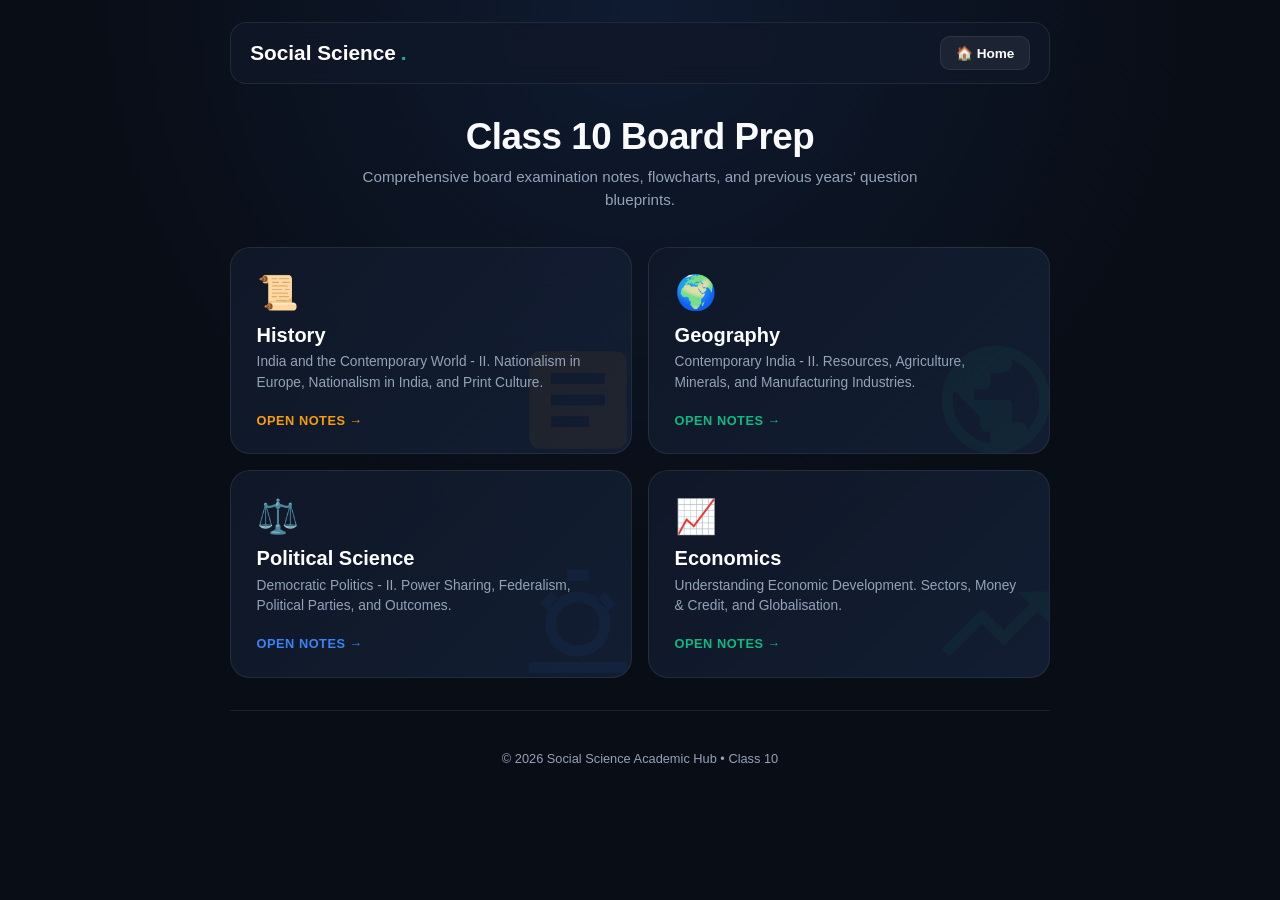
<file: class10.html>
<!DOCTYPE html>
<html lang="en">
<head>
  <meta charset="UTF-8">
  <meta name="viewport" content="width=device-width, initial-scale=1.0">
  <title>Class 10 Notes | Social Science Hub</title>
  <style>
    :root {
      --bg: #090d16;
      --card-bg: linear-gradient(135deg, rgba(16, 24, 40, 0.96) 0%, rgba(20, 32, 54, 0.88) 100%);
      --border: rgba(255, 255, 255, 0.08);
      --orange: #f59e0b;
      --blue: #3b82f6;
      --green: #10b981;
      --text: #f8fafc;
      --muted: #94a3b8;
    }
    * { box-sizing: border-box; margin: 0; padding: 0; scroll-behavior: smooth; -webkit-tap-highlight-color: transparent; }
    
    /* Universal Spring Bounce Animation */
    button, a, .hub-card, .home-btn {
      transition: transform 0.18s cubic-bezier(0.34, 1.56, 0.64, 1), background-color 0.2s ease, border-color 0.2s ease, box-shadow 0.2s ease !important;
    }
    button:active, a:active, .hub-card:active, .home-btn:active {
      transform: scale(0.95) translateY(1px) !important;
    }

    body {
      background: var(--bg) radial-gradient(circle at 50% 0%, rgba(59,130,246,0.12), transparent 50%);
      color: var(--text);
      font-family: -apple-system, BlinkMacSystemFont, "Segoe UI", Roboto, sans-serif;
      padding: 1.4rem;
      min-height: 100vh;
    }
    .wrapper { max-width: 820px; margin: 0 auto; position: relative; }

    .top-bar {
      display: flex; justify-content: space-between; align-items: center;
      padding: 0.8rem 1.2rem; background: rgba(16, 24, 40, 0.85);
      border: 1px solid var(--border); border-radius: 16px; margin-bottom: 2rem;
      backdrop-filter: blur(10px);
    }
    .brand { font-size: 1.3rem; font-weight: 800; color: #fff; text-decoration: none; display: flex; align-items: center; gap: 0.3rem; }
    .brand span { color: var(--green); }
    
    .home-btn {
      background: rgba(255,255,255,0.06); border: 1px solid var(--border);
      color: #fff; border-radius: 10px; padding: 0.5rem 0.9rem;
      font-size: 0.85rem; font-weight: 700; text-decoration: none;
    }
    .home-btn:hover { background: rgba(59,130,246,0.2); border-color: var(--blue); }

    .hero { text-align: center; margin-bottom: 2.2rem; }
    .hero-h1 { font-size: 2.3rem; font-weight: 900; margin-bottom: 0.5rem; letter-spacing: -0.5px; }
    .hero-p { color: var(--muted); font-size: 0.95rem; line-height: 1.5; max-width: 580px; margin: 0 auto; }

    .notes-grid { display: grid; grid-template-columns: 1fr 1fr; gap: 1rem; margin-bottom: 2rem; }
    @media(max-width: 640px) { .notes-grid { grid-template-columns: 1fr; } }

    .hub-card {
      background: var(--card-bg); border: 1px solid var(--border);
      border-radius: 20px; padding: 1.6rem; text-decoration: none; color: inherit;
      display: flex; flex-direction: column; justify-content: space-between;
      position: relative; overflow: hidden;
    }
    .hub-card:hover {
      transform: translateY(-5px); border-color: rgba(255, 255, 255, 0.25);
      box-shadow: 0 15px 30px rgba(0,0,0,0.5);
    }
    
    .card-content { position: relative; z-index: 2; }
    .card-watermark {
      position: absolute; right: -12px; bottom: -12px; width: 130px; height: 130px;
      opacity: 0.06; pointer-events: none; z-index: 1; fill: currentColor;
      transition: transform 0.5s cubic-bezier(0.4, 0, 0.2, 1), opacity 0.3s ease;
    }
    .hub-card:hover .card-watermark {
      transform: scale(1.15) rotate(6deg);
      opacity: 0.12;
    }

    .card-icon { font-size: 2.1rem; margin-bottom: 0.7rem; transition: transform 0.3s ease; }
    .hub-card:hover .card-icon { transform: scale(1.1) rotate(-3deg); }

    .card-h2 { font-size: 1.25rem; font-weight: 800; color: #fff; margin-bottom: 0.35rem; }
    .card-desc { font-size: 0.86rem; color: var(--muted); line-height: 1.5; margin-bottom: 1.2rem; }
    .card-cta { font-size: 0.8rem; font-weight: 800; text-transform: uppercase; letter-spacing: 0.5px; }
    
    footer { text-align: center; color: var(--muted); font-size: 0.8rem; padding: 2.5rem 0 1rem; border-top: 1px solid var(--border); margin-top: 2rem; }
  </style>
</head>
<body>

  <div class="wrapper">
    <header class="top-bar">
      <a href="index.html" class="brand">Social Science<span>.</span></a>
      <a href="index.html" class="home-btn">🏠 Home</a>
    </header>

    <main>
      <div class="hero">
        <h1 class="hero-h1">Class 10 Board Prep</h1>
        <p class="hero-p">Comprehensive board examination notes, flowcharts, and previous years' question blueprints.</p>
      </div>

      <div class="notes-grid">
        <!-- HISTORY (Orange) -->
        <a href="https://drive.google.com/drive/folders/1F09P7YDO_2jGF37rriA9KjDhmirYDSNd" class="hub-card" target="_blank" style="color: var(--orange);">
          <div class="card-content">
            <div class="card-icon">📜</div>
            <h2 class="card-h2">History</h2>
            <p class="card-desc">India and the Contemporary World - II. Nationalism in Europe, Nationalism in India, and Print Culture.</p>
          </div>
          <div class="card-content"><div class="card-cta">Open Notes →</div></div>
          <svg class="card-watermark" viewBox="0 0 24 24"><path d="M19 3H5c-1.1 0-2 .9-2 2v14c0 1.1.9 2 2 2h14c1.1 0 2-.9 2-2V5c0-1.1-.9-2-2-2zm-5 14H7v-2h7v2zm3-4H7v-2h10v2zm0-4H7V7h10v2z"/></svg>
        </a>

        <!-- GEOGRAPHY (Green) -->
        <a href="https://drive.google.com/drive/folders/1YMt5PDSVLf2J3Isf2OCtCM11OUJw7tZm" class="hub-card" target="_blank" style="color: var(--green);">
          <div class="card-content">
            <div class="card-icon">🌍</div>
            <h2 class="card-h2">Geography</h2>
            <p class="card-desc">Contemporary India - II. Resources, Agriculture, Minerals, and Manufacturing Industries.</p>
          </div>
          <div class="card-content"><div class="card-cta">Open Notes →</div></div>
          <svg class="card-watermark" viewBox="0 0 24 24"><path d="M12 2C6.48 2 2 6.48 2 12s4.48 10 10 10 10-4.48 10-10S17.52 2 12 2zm-1 17.93c-3.95-.49-7-3.85-7-7.93 0-.62.08-1.21.21-1.79L9 15v1c0 1.1.9 2 2 2v1.93zm6.9-2.54c-.26-.81-1-1.39-1.9-1.39h-1v-3c0-.55-.45-1-1-1H8v-2h2c.55 0 1-.45 1-1V7h2c1.1 0 2-.9 2-2v-.41c2.93 1.19 5 4.06 5 7.41 0 2.08-.8 3.97-2.1 5.39z"/></svg>
        </a>

        <!-- POLITICAL SCIENCE (Blue) -->
        <a href="https://drive.google.com/drive/folders/1PgtkvzMMw-ZVCuZPEI0JuKCBJ8M1AfPB" class="hub-card" target="_blank" style="color: var(--blue);">
          <div class="card-content">
            <div class="card-icon">⚖️</div>
            <h2 class="card-h2">Political Science</h2>
            <p class="card-desc">Democratic Politics - II. Power Sharing, Federalism, Political Parties, and Outcomes.</p>
          </div>
          <div class="card-content"><div class="card-cta">Open Notes →</div></div>
          <svg class="card-watermark" viewBox="0 0 24 24"><path d="M10 2h4v2h-4V2zm5.5 5.5l1.4-1.4 2.1 2.1-1.4 1.4-2.1-2.1zM5 8.1l2.1-2.1 1.4 1.4L6.4 9.5 5 8.1zM12 6c-3.31 0-6 2.69-6 6s2.69 6 6 6 6-2.69 6-6-2.69-6-6-6zm0 10c-2.21 0-4-1.79-4-4s1.79-4 4-4 4 1.79 4 4-1.79 4-4 4zm-9 3h18v2H3v-2z"/></svg>
        </a>

        <!-- ECONOMICS (Green) -->
        <a href="https://drive.google.com/drive/folders/1YxKQS3czxsG_KBFsn18SugIvgDCogCOz" class="hub-card" target="_blank" style="color: var(--green);">
          <div class="card-content">
            <div class="card-icon">📈</div>
            <h2 class="card-h2">Economics</h2>
            <p class="card-desc">Understanding Economic Development. Sectors, Money & Credit, and Globalisation.</p>
          </div>
          <div class="card-content"><div class="card-cta">Open Notes →</div></div>
          <svg class="card-watermark" viewBox="0 0 24 24"><path d="M16 6l2.29 2.29-4.88 4.88-4-4L2 16.59 3.41 18l6-6 4 4 6.3-6.29L22 12V6h-6z"/></svg>
        </a>
      </div>
    </main>

    <footer>
      <p>© 2026 Social Science Academic Hub • Class 10</p>
    </footer>
  </div>
</body>
</html>
</file>
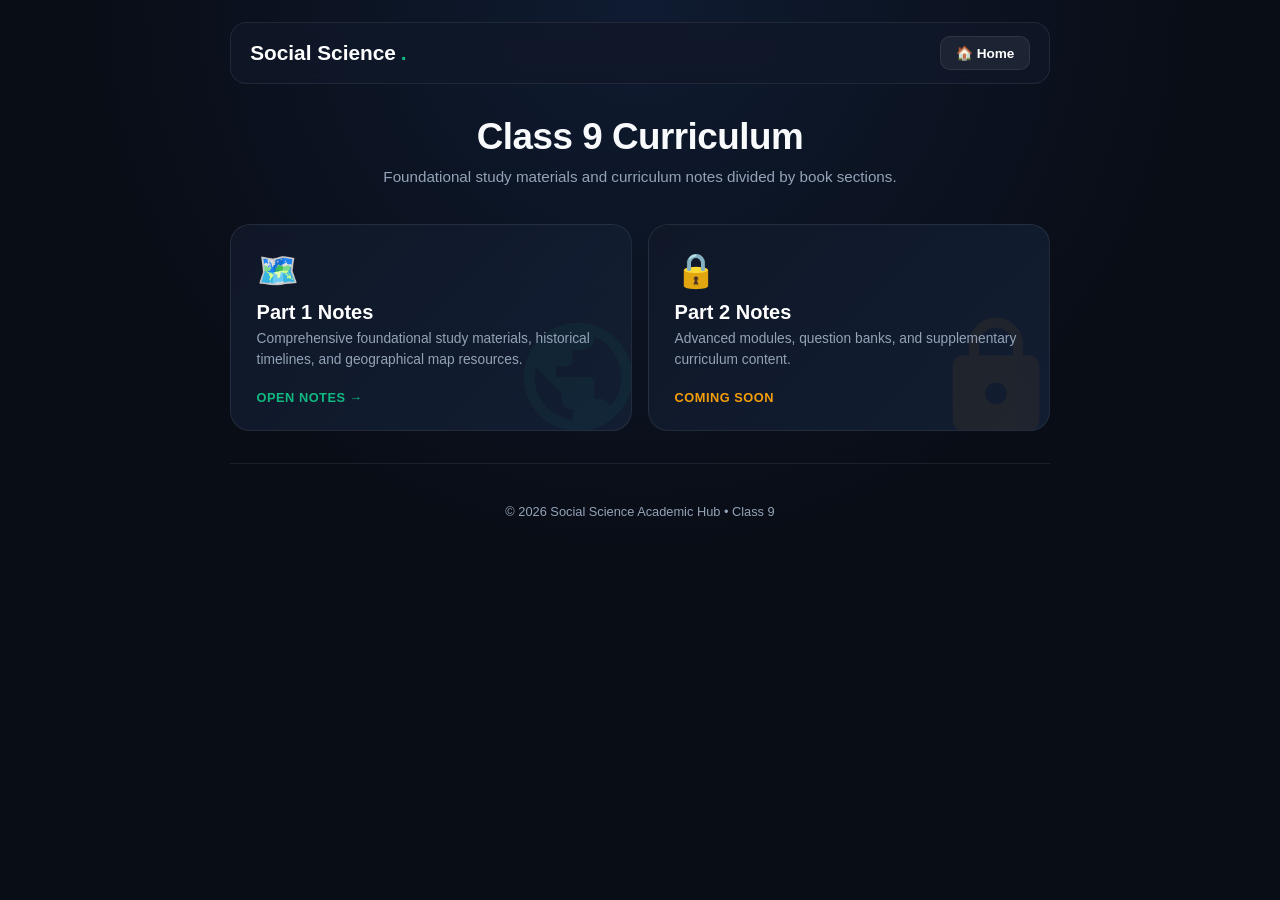
<file: class9.html>
<!DOCTYPE html>
<html lang="en">
<head>
  <meta charset="UTF-8">
  <meta name="viewport" content="width=device-width, initial-scale=1.0">
  <title>Class 9 Notes | Social Science Hub</title>
  <style>
    :root {
      --bg: #090d16;
      --card-bg: linear-gradient(135deg, rgba(16, 24, 40, 0.96) 0%, rgba(20, 32, 54, 0.88) 100%);
      --border: rgba(255, 255, 255, 0.08);
      --green: #10b981;
      --amber: #f59e0b;
      --blue: #3b82f6;
      --text: #f8fafc;
      --muted: #94a3b8;
    }
    * { box-sizing: border-box; margin: 0; padding: 0; scroll-behavior: smooth; -webkit-tap-highlight-color: transparent; }
    
    /* Universal Spring Bounce Animation */
    button, a, .hub-card, .home-btn {
      transition: transform 0.18s cubic-bezier(0.34, 1.56, 0.64, 1), background-color 0.2s ease, border-color 0.2s ease, box-shadow 0.2s ease !important;
    }
    button:active, a:active, .hub-card:active, .home-btn:active {
      transform: scale(0.95) translateY(1px) !important;
    }

    body {
      background: var(--bg) radial-gradient(circle at 50% 0%, rgba(59,130,246,0.12), transparent 50%);
      color: var(--text);
      font-family: -apple-system, BlinkMacSystemFont, "Segoe UI", Roboto, sans-serif;
      padding: 1.4rem;
      min-height: 100vh;
    }
    .wrapper { max-width: 820px; margin: 0 auto; position: relative; }

    .top-bar {
      display: flex; justify-content: space-between; align-items: center;
      padding: 0.8rem 1.2rem; background: rgba(16, 24, 40, 0.85);
      border: 1px solid var(--border); border-radius: 16px; margin-bottom: 2rem;
      backdrop-filter: blur(10px);
    }
    .brand { font-size: 1.3rem; font-weight: 800; color: #fff; text-decoration: none; display: flex; align-items: center; gap: 0.3rem; }
    .brand span { color: var(--green); }
    
    .home-btn {
      background: rgba(255,255,255,0.06); border: 1px solid var(--border);
      color: #fff; border-radius: 10px; padding: 0.5rem 0.9rem;
      font-size: 0.85rem; font-weight: 700; text-decoration: none;
    }
    .home-btn:hover { background: rgba(59,130,246,0.2); border-color: var(--blue); }

    .hero { text-align: center; margin-bottom: 2.2rem; }
    .hero-h1 { font-size: 2.3rem; font-weight: 900; margin-bottom: 0.5rem; letter-spacing: -0.5px; }
    .hero-p { color: var(--muted); font-size: 0.95rem; line-height: 1.5; max-width: 580px; margin: 0 auto; }

    .notes-grid { display: grid; grid-template-columns: 1fr 1fr; gap: 1rem; margin-bottom: 2rem; }
    @media(max-width: 640px) { .notes-grid { grid-template-columns: 1fr; } }

    .hub-card {
      background: var(--card-bg); border: 1px solid var(--border);
      border-radius: 20px; padding: 1.6rem; text-decoration: none; color: inherit;
      display: flex; flex-direction: column; justify-content: space-between;
      position: relative; overflow: hidden;
    }
    .hub-card:hover {
      transform: translateY(-5px); border-color: rgba(255, 255, 255, 0.25);
      box-shadow: 0 15px 30px rgba(0,0,0,0.5);
    }
    
    .card-content { position: relative; z-index: 2; }
    .card-watermark {
      position: absolute; right: -12px; bottom: -12px; width: 130px; height: 130px;
      opacity: 0.06; pointer-events: none; z-index: 1; fill: currentColor;
      transition: transform 0.5s cubic-bezier(0.4, 0, 0.2, 1), opacity 0.3s ease;
    }
    .hub-card:hover .card-watermark {
      transform: scale(1.15) rotate(6deg);
      opacity: 0.12;
    }

    .card-icon { font-size: 2.1rem; margin-bottom: 0.7rem; transition: transform 0.3s ease; }
    .hub-card:hover .card-icon { transform: scale(1.1) rotate(-3deg); }

    .card-h2 { font-size: 1.25rem; font-weight: 800; color: #fff; margin-bottom: 0.35rem; }
    .card-desc { font-size: 0.86rem; color: var(--muted); line-height: 1.5; margin-bottom: 1.2rem; }
    .card-cta { font-size: 0.8rem; font-weight: 800; text-transform: uppercase; letter-spacing: 0.5px; }
    
    footer { text-align: center; color: var(--muted); font-size: 0.8rem; padding: 2.5rem 0 1rem; border-top: 1px solid var(--border); margin-top: 2rem; }
  </style>
</head>
<body>

  <div class="wrapper">
    <header class="top-bar">
      <a href="index.html" class="brand">Social Science<span>.</span></a>
      <a href="index.html" class="home-btn">🏠 Home</a>
    </header>

    <main>
      <div class="hero">
        <h1 class="hero-h1">Class 9 Curriculum</h1>
        <p class="hero-p">Foundational study materials and curriculum notes divided by book sections.</p>
      </div>

      <div class="notes-grid">
        <!-- PART 1 LINK -->
        <a href="https://drive.google.com/drive/folders/184vbVvh6rCPHq_QwTV7AIuTu4T3VeJVY" class="hub-card" target="_blank" style="color: var(--green);">
          <div class="card-content">
            <div class="card-icon">🗺️</div>
            <h2 class="card-h2">Part 1 Notes</h2>
            <p class="card-desc">Comprehensive foundational study materials, historical timelines, and geographical map resources.</p>
          </div>
          <div class="card-content"><div class="card-cta">Open Notes →</div></div>
          <svg class="card-watermark" viewBox="0 0 24 24"><path d="M12 2C6.48 2 2 6.48 2 12s4.48 10 10 10 10-4.48 10-10S17.52 2 12 2zm-1 17.93c-3.95-.49-7-3.85-7-7.93 0-.62.08-1.21.21-1.79L9 15v1c0 1.1.9 2 2 2v1.93zm6.9-2.54c-.26-.81-1-1.39-1.9-1.39h-1v-3c0-.55-.45-1-1-1H8v-2h2c.55 0 1-.45 1-1V7h2c1.1 0 2-.9 2-2v-.41c2.93 1.19 5 4.06 5 7.41 0 2.08-.8 3.97-2.1 5.39z"/></svg>
        </a>

        <!-- PART 2 (COMING SOON) -->
        <div class="hub-card" style="cursor: default; color: var(--amber);">
          <div class="card-content">
            <div class="card-icon">🔒</div>
            <h2 class="card-h2">Part 2 Notes</h2>
            <p class="card-desc">Advanced modules, question banks, and supplementary curriculum content.</p>
          </div>
          <div class="card-content"><div class="card-cta">Coming Soon</div></div>
          <svg class="card-watermark" viewBox="0 0 24 24"><path d="M18 8h-1V6c0-2.76-2.24-5-5-5S7 3.24 7 6v2H6c-1.1 0-2 .9-2 2v10c0 1.1.9 2 2 2h12c1.1 0 2-.9 2-2V10c0-1.1-.9-2-2-2zm-6 9c-1.1 0-2-.9-2-2s.9-2 2-2 2 .9 2 2-.9 2-2 2zm3.1-9H8.9V6c0-1.71 1.39-3.1 3.1-3.1 1.71 0 3.1 1.39 3.1 3.1v2z"/></svg>
        </div>
      </div>
    </main>

    <footer>
      <p>© 2026 Social Science Academic Hub • Class 9</p>
    </footer>
  </div>
</body>
</html>
</file>
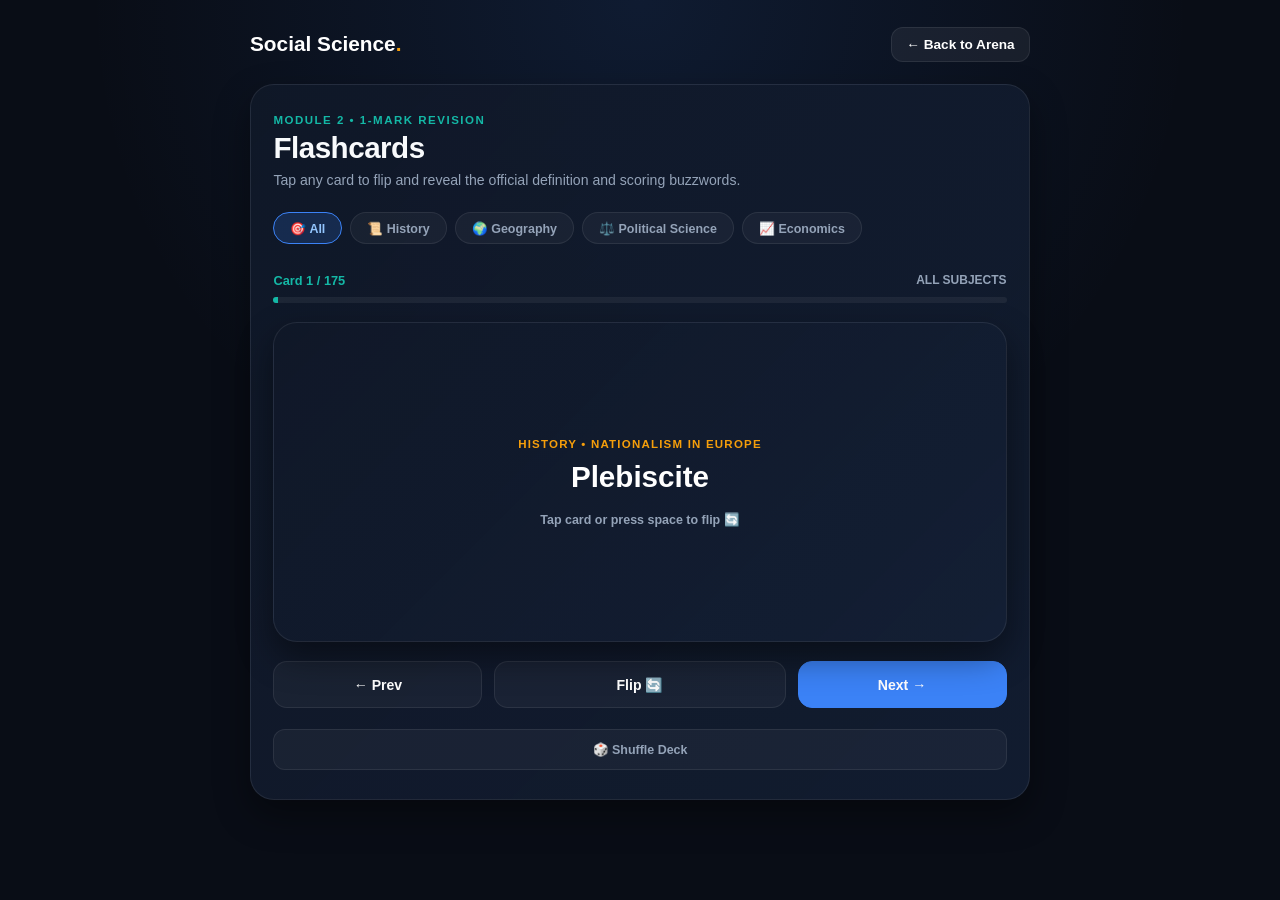
<file: flashcards.html>
<!DOCTYPE html>
<html lang="en">
<head>
  <meta charset="UTF-8">
  <meta name="viewport" content="width=device-width, initial-scale=1.0">
  <title>1-Mark Flashcards | Social Science Hub</title>
  <style>
    :root {
      --bg: #090d16;
      --card-bg: linear-gradient(135deg, rgba(16, 24, 40, 0.94) 0%, rgba(20, 32, 54, 0.8) 100%);
      --border: rgba(255, 255, 255, 0.08);
      --amber: #f59e0b;
      --blue: #3b82f6;
      --teal: #14b8a6;
      --text: #f8fafc;
      --muted: #94a3b8;
    }
    * { box-sizing: border-box; margin: 0; padding: 0; user-select: none; }
    body {
      background: var(--bg) radial-gradient(circle at 50% 0%, rgba(59,130,246,0.12), transparent 50%);
      color: var(--text);
      font-family: -apple-system, BlinkMacSystemFont, "Segoe UI", Roboto, sans-serif;
      padding: 1.2rem;
      min-height: 100vh;
    }
    .wrapper { max-width: 780px; margin: 0 auto; }
    
    .top-bar { display: flex; justify-content: space-between; align-items: center; padding: 0.5rem 0 1.4rem; }
    .brand { font-size: 1.3rem; font-weight: 800; color: #fff; text-decoration: none; }
    .brand span { color: var(--amber); }
    .back-btn {
      background: rgba(255,255,255,0.06); border: 1px solid var(--border);
      color: #fff; border-radius: 12px; padding: 0.55rem 0.9rem;
      font-size: 0.85rem; font-weight: 700; text-decoration: none; transition: 0.2s;
    }
    .back-btn:hover { background: rgba(59,130,246,0.2); border-color: var(--blue); }

    .module-card {
      background: var(--card-bg); border: 1px solid var(--border);
      border-radius: 24px; padding: 1.8rem 1.4rem; box-shadow: 0 15px 35px rgba(0,0,0,0.4);
    }
    .hero-tag { font-size: 0.72rem; font-weight: 800; letter-spacing: 1.5px; text-transform: uppercase; margin-bottom: 0.3rem; color: var(--teal); }
    .hero-h1 { font-size: 1.85rem; font-weight: 800; margin-bottom: 0.3rem; letter-spacing: -0.5px; }
    .hero-p { color: var(--muted); font-size: 0.88rem; line-height: 1.45; margin-bottom: 1.4rem; }

    .filter-scroll { display: flex; gap: 0.5rem; overflow-x: auto; padding-bottom: 0.6rem; margin-bottom: 1.2rem; scrollbar-width: none; }
    .filter-scroll::-webkit-scrollbar { display: none; }
    .filter-btn { background: rgba(255,255,255,0.04); border: 1px solid var(--border); border-radius: 999px; padding: 0.45rem 1rem; font-size: 0.78rem; font-weight: 700; color: var(--muted); white-space: nowrap; cursor: pointer; }
    .filter-btn.active { background: rgba(59,130,246,0.18); border-color: var(--blue); color: #93c5fd; }
    
    .progress-wrap { display: flex; justify-content: space-between; align-items: center; margin-bottom: 0.6rem; }
    .track-bar { width: 100%; height: 6px; background: rgba(255,255,255,0.06); border-radius: 6px; margin-bottom: 1.2rem; overflow: hidden; }
    .track-fill { height: 100%; width: 0%; background: var(--teal); transition: width 0.3s; }
    
    .flashcard-scene { perspective: 1000px; width: 100%; height: 320px; cursor: pointer; margin-bottom: 1.2rem; }
    .flashcard { width: 100%; height: 100%; position: relative; transform-style: preserve-3d; transition: transform 0.55s cubic-bezier(0.4, 0.2, 0.2, 1); border-radius: 24px; }
    .flashcard.flipped { transform: rotateY(180deg); }
    .card-face { position: absolute; width: 100%; height: 100%; backface-visibility: hidden; border-radius: 24px; padding: 1.8rem 1.4rem; display: flex; flex-direction: column; justify-content: space-between; box-shadow: 0 15px 35px rgba(0,0,0,0.45); border: 1px solid var(--border); }
    .card-front { background: var(--card-bg); text-align: center; justify-content: center; align-items: center; }
    .card-back { background: linear-gradient(135deg, rgba(20, 32, 54, 0.98) 0%, rgba(13, 20, 36, 0.96) 100%); transform: rotateY(180deg); text-align: left; }
    
    .card-ch-badge { font-size: 0.72rem; font-weight: 800; letter-spacing: 1.2px; text-transform: uppercase; color: var(--amber); margin-bottom: 0.6rem; }
    .card-keyword { font-size: 1.85rem; font-weight: 900; color: #fff; line-height: 1.25; }
    .def-label { font-size: 0.7rem; font-weight: 800; color: var(--teal); text-transform: uppercase; margin-bottom: 0.4rem; }
    .def-text { font-size: 1.02rem; line-height: 1.55; color: #f1f5f9; font-weight: 500; }
    .def-buzz { margin-top: 1rem; padding: 0.65rem 0.9rem; border-radius: 10px; background: rgba(16,185,129,0.12); border: 1px solid rgba(16,185,129,0.25); color: #6ee7b7; font-size: 0.82rem; font-weight: 700; }
    
    .controls-grid { display: grid; grid-template-columns: 1fr 1.4fr 1fr; gap: 0.7rem; margin-bottom: 0.8rem; }
    .btn-action { padding: 0.9rem 0.6rem; border-radius: 14px; font-size: 0.88rem; font-weight: 800; border: 1px solid var(--border); cursor: pointer; text-align: center; background: rgba(255,255,255,0.04); color: #fff; }
  </style>
</head>
<body>
  <div class="wrapper">
    <header class="top-bar">
      <a href="index.html" class="brand">Social Science<span>.</span></a>
      <a href="activity.html" class="back-btn">← Back to Arena</a>
    </header>

    <main>
      <div class="module-card">
        <div class="hero-tag">MODULE 2 • 1-MARK REVISION</div>
        <h1 class="hero-h1">Flashcards</h1>
        <p class="hero-p">Tap any card to flip and reveal the official definition and scoring buzzwords.</p>

        <div class="filter-scroll">
          <button type="button" class="filter-btn active" onclick="setFlashSubject('ALL', this)">🎯 All</button>
          <button type="button" class="filter-btn" onclick="setFlashSubject('History', this)">📜 History</button>
          <button type="button" class="filter-btn" onclick="setFlashSubject('Geography', this)">🌍 Geography</button>
          <button type="button" class="filter-btn" onclick="setFlashSubject('Civics', this)">⚖️ Political Science</button>
          <button type="button" class="filter-btn" onclick="setFlashSubject('Economics', this)">📈 Economics</button>
        </div>

        <div class="progress-wrap">
          <span style="font-size:0.8rem; font-weight:800; color:var(--teal);" id="cardCounter">Card 1 / 175</span>
          <span style="font-size:0.75rem; color:var(--muted); font-weight:700;" id="activeSubjectBadge">ALL SUBJECTS</span>
        </div>
        <div class="track-bar">
          <div class="track-fill" id="progressFill"></div>
        </div>

        <div class="flashcard-scene" onclick="toggleFlip()">
          <div class="flashcard" id="cardElement">
            <div class="card-face card-front">
              <div class="card-ch-badge" id="cardChapter">HISTORY • CH 1</div>
              <div class="card-keyword" id="cardKeyword">Plebiscite</div>
              <div style="font-size:0.78rem; color:var(--muted); margin-top:1rem; font-weight:600;">Tap card or press space to flip 🔄</div>
            </div>
            <div class="card-face card-back">
              <div>
                <div class="def-label">NCERT Definition (1 Mark)</div>
                <div class="def-text" id="cardDefinition">A direct vote by which all the citizens of a region are asked to accept or reject a specific political proposal, marked by a direct vote.</div>
              </div>
              <div class="def-buzz" id="cardBuzzword">Key Buzzword: <strong>direct vote</strong></div>
            </div>
          </div>
        </div>

        <div class="controls-grid">
          <button type="button" class="btn-action" onclick="prevCard()">← Prev</button>
          <button type="button" class="btn-action" onclick="toggleFlip()">Flip 🔄</button>
          <button type="button" class="btn-action" style="background:var(--blue); border-color:var(--blue);" onclick="nextCard()">Next →</button>
        </div>
        <button type="button" class="filter-btn" style="width:100%; border-radius:12px; padding:0.75rem; margin-top:0.5rem;" onclick="shuffleFlashDeck()">🎲 Shuffle Deck</button>
      </div>
    </main>
  </div>
  <script>
    const ALL_FLASHCARDS = [];
        ALL_FLASHCARDS.push(
      { subject: "History", chapter: "Nationalism in Europe", term: "Plebiscite", def: "A direct vote by which all the citizens of a region are asked to accept or reject a specific political proposal, marked by a direct vote.", buzz: "direct vote" },
      { subject: "History", chapter: "Nationalism in Europe", term: "Utopian", def: "A vision of an ideal society that is so flawless and perfect that it is unlikely to ever actually exist in reality, known as an ideal society.", buzz: "ideal society" },
      { subject: "History", chapter: "Nationalism in Europe", term: "Absolutist", def: "A monarchical system of government that possesses no constitutional limits on the power it exercises over its subjects, characterized by unrestricted centralized power.", buzz: "unrestricted centralized power" },
      { subject: "History", chapter: "Nationalism in Europe", term: "Conservatism", def: "A political philosophy that prioritised tradition, established social hierarchies, and customs, preferring gradual development over rapid change.", buzz: "gradual development over rapid change" },
      { subject: "History", chapter: "Nationalism in Europe", term: "Zollverein", def: "A German customs union established in 1834 that dismantled internal tariff checkpoints and slashed regional currencies from thirty to two, ensuring economic unification.", buzz: "economic unification" },
      { subject: "History", chapter: "Nationalism in Europe", term: "Elle", def: "The traditional regional unit of measurement used across the German Confederation to measure woven textiles, functioning as a regional textile measurement.", buzz: "regional textile measurement" },
      { subject: "History", chapter: "Nationalism in Europe", term: "Romanticism", def: "A cultural movement that sought to generate nationalist sentiment by appealing to emotion, intuition, and shared folklore rather than reason and science.", buzz: "emotion, intuition, and shared folklore" },
      { subject: "History", chapter: "Nationalism in Europe", term: "Allegory", def: "An artistic representation where an abstract political ideal like liberty, freedom, or the nation is personified through a tangible female figure, acting as a symbolic representation.", buzz: "symbolic representation" },
      { subject: "History", chapter: "Nationalism in Europe", term: "Das Volk", def: "A German cultural term popularised by Johann Gottfried von Herder asserting that authentic national identity resided among the common people.", buzz: "authentic national identity among common people" },
      { subject: "History", chapter: "Nationalism in Europe", term: "Feminist", def: "The active awareness of women’s rights and societal entitlements grounded in the fundamental belief in the political and economic equality of the genders.", buzz: "equality of the genders" },
      { subject: "History", chapter: "Nationalism in India", term: "Satyagraha", def: "A method of mass agitation based on the pure power of truth and non-violence, rooted in passive resistance and pure soul-force.", buzz: "pure soul-force" },
      { subject: "History", chapter: "Nationalism in India", term: "Rowlatt Act", def: "A 1919 colonial law empowering the British administration to suppress political agitation by jailing suspects without trial for two years, enforcing detention without trial.", buzz: "detention without trial" },
      { subject: "History", chapter: "Nationalism in India", term: "Martial Law", def: "Direct military governance imposed by General Dyer in Punjab following widespread nationalist civil disobedience, replacing civil administration with military rule.", buzz: "military rule" },
      { subject: "History", chapter: "Nationalism in India", term: "Boycott", def: "A non-violent protest involving the collective refusal to associate with, buy from, or participate in colonial activities, seen in the rejection of foreign goods.", buzz: "rejection of foreign goods" },
      { subject: "History", chapter: "Nationalism in India", term: "Begar", def: "An exploitative feudal practice where rural labourers were forced to perform manual labour for landlords without compensation, defined as unpaid forced labour.", buzz: "unpaid forced labour" },
      { subject: "History", chapter: "Nationalism in India", term: "Inland Emigration Act of 1859", def: "A colonial statute that prevented plantation labourers from leaving Assam tea estates without official clearance, restricting freedom of movement.", buzz: "restricting freedom of movement" },
      { subject: "History", chapter: "Nationalism in India", term: "Purna Swaraj", def: "A resolution adopted at the 1929 Lahore Congress Session under Jawaharlal Nehru that formalized the goal of the nationalist struggle as complete independence.", buzz: "complete independence" },
      { subject: "History", chapter: "Nationalism in India", term: "Harijan", def: "A compassionate term meaning \"children of God\" adopted by Mahatma Gandhi to restore the dignity of communities formerly degraded as untouchables.", buzz: "children of God" },
      { subject: "History", chapter: "Nationalism in India", term: "Civil Disobedience", def: "A mass protest strategy that moved beyond non-cooperation to systematically break discriminatory British statutes, distinguished by the deliberate violation of colonial laws.", buzz: "deliberate violation of colonial laws" },
      { subject: "History", chapter: "Nationalism in India", term: "Khilafat Movement", def: "A pan-Islamic agitation launched by the Ali brothers to defend the temporal powers of the Ottoman Caliph, rallying support around the spiritual head of the Islamic world.", buzz: "defend the Ottoman Caliph" },
      { subject: "History", chapter: "Making of a Global World", term: "Silk Routes", def: "Dynamic pre-modern overland and maritime networks that connected Asia with Europe and North Africa, facilitating pre-modern trade and cultural exchange.", buzz: "pre-modern trade and cultural exchange" },
      { subject: "History", chapter: "Making of a Global World", term: "Rinderpest", def: "A cattle plague introduced to Africa in the late 1880s that killed ninety percent of livestock and forced local Africans into the colonial labour market, acting as a devastating cattle plague.", buzz: "devastating cattle plague" },
      { subject: "History", chapter: "Making of a Global World", term: "Indentured Labour", def: "A bonded worker bound by a fixed-term contract to work for an employer in an overseas colony to pay off passage debt, categorized as contractual bonded labour.", buzz: "contractual bonded labour" },
      { subject: "History", chapter: "Making of a Global World", term: "Corn Laws", def: "British import tariffs enacted to protect domestic aristocratic agricultural revenues from inexpensive foreign grain, whose repeal marked the emergence of free trade in food.", buzz: "emergence of free trade in food" },
      { subject: "History", chapter: "Making of a Global World", term: "Canal Colonies", def: "Newly irrigated agricultural tracts in western Punjab settled by peasants brought in by the British to cultivate export wheat, organized as irrigated agricultural settlements.", buzz: "irrigated agricultural settlements" },
      { subject: "History", chapter: "Making of a Global World", term: "Great Depression", def: "A worldwide financial and industrial collapse beginning around 1929 that led to widespread unemployment and trade destruction, known as an unprecedented global economic collapse.", buzz: "unprecedented global economic collapse" },
      { subject: "History", chapter: "Making of a Global World", term: "Bretton Woods Twins", def: "The International Monetary Fund (IMF) and the World Bank created in 1944 to restore post-war financial stability, operating as post-war international lending institutions.", buzz: "post-war international lending institutions" },
      { subject: "History", chapter: "Making of a Global World", term: "Tariff", def: "A fiscal tax imposed by a sovereign government on imported merchandise at the point of entry, functioning as a customs import duty.", buzz: "customs import duty" },
      { subject: "History", chapter: "Making of a Global World", term: "Floating Exchange Rates", def: "An international currency framework where values fluctuate freely based on international market demand and supply rather than gold, governed by flexible exchange rates.", buzz: "flexible exchange rates" },
      { subject: "History", chapter: "Making of a Global World", term: "G-77", def: "An international coalition formed by developing nations to secure equitable resource prices and development through a New International Economic Order, acting as a developing nations' collective.", buzz: "developing nations' collective" },
      { subject: "History", chapter: "Print Culture", term: "Calligraphy", def: "The traditional, delicate craft of producing stylized and artistic handwriting with brushes or pens, defined as stylized decorative handwriting.", buzz: "stylized decorative handwriting" },
      { subject: "History", chapter: "Print Culture", term: "Vellum", def: "A luxury writing surface manufactured from the specially treated skin of animals used exclusively for high-end manuscripts, recognized as animal skin parchment.", buzz: "animal skin parchment" },
      { subject: "History", chapter: "Print Culture", term: "Platen", def: "A smooth wooden or metal board in a manual letterpress that presses the paper down against inked movable type, serving as an impression board.", buzz: "impression board" },
      { subject: "History", chapter: "Print Culture", term: "Galley", def: "A grooved metal tray used by traditional typesetters to organize assembled lines of movable lead type before layout printing, termed a metal type-tray.", buzz: "metal type-tray" },
      { subject: "History", chapter: "Print Culture", term: "Ballad", def: "A historical narrative poem or folksong recounted orally by itinerant street performers, functioning as a traditional folk song.", buzz: "traditional folk song" }
    );
        ALL_FLASHCARDS.push(
      { subject: "History", chapter: "Print Culture", term: "Taverns", def: "Public drinking places where ordinary working people gathered to drink, socialize, and debate topical political news, serving as popular social meeting places.", buzz: "popular social meeting places" },
      { subject: "History", chapter: "Print Culture", term: "Inquisition", def: "A historical Roman Catholic judicial tribunal established to hunt down, try, and punish religious dissidents, functioning as a heresy suppression tribunal.", buzz: "heresy suppression tribunal" },
      { subject: "History", chapter: "Print Culture", term: "Heretical", def: "Theological positions that challenged the established doctrines and ecclesiastical authority of the Catholic Church, condemned as anti-orthodox beliefs.", buzz: "anti-orthodox beliefs" },
      { subject: "History", chapter: "Print Culture", term: "Chapbooks", def: "Inexpensive, pocket-sized paper booklets sold by itinerant street peddlers in England for a single penny, known as penny pocketbooks.", buzz: "penny pocketbooks" },
      { subject: "History", chapter: "Print Culture", term: "Vernacular Press Act", def: "An 1878 repressive statute modeled on the Irish Press Laws that empowered the British colonial regime to seize printing presses that published anti-government reports, enforcing colonial press censorship.", buzz: "colonial press censorship" },
      { subject: "Geography", chapter: "Resources and Development", term: "Resource", def: "Everything in our environment that is technologically accessible, economically viable, and culturally acceptable to fulfill human needs, functioning as an environmentally satisfying utility.", buzz: "environmentally satisfying utility" },
      { subject: "Geography", chapter: "Resources and Development", term: "Sustainable Development", def: "Economic growth that meets present societal needs without depleting the natural environment or compromising the survival of future generations, ensuring conservation-oriented growth.", buzz: "conservation-oriented growth" },
      { subject: "Geography", chapter: "Resources and Development", term: "Agenda 21", def: "A multilateral declaration ratified at the 1992 Rio Earth Summit to combat environmental destruction, poverty, and disease through local cooperative governance, pursuing global sustainable development.", buzz: "global sustainable development" },
      { subject: "Geography", chapter: "Resources and Development", term: "Net Sown Area", def: "The physical land area sown with agricultural crops and harvested at least once within an accounting farming year, serving as primary cropped land.", buzz: "primary cropped land" },
      { subject: "Geography", chapter: "Resources and Development", term: "Gross Cropped Area", def: "The cumulative land area sown once plus the area sown more than once in an agricultural year, representing cumulative cropped acreage.", buzz: "cumulative cropped acreage" },
      { subject: "Geography", chapter: "Resources and Development", term: "Badland", def: "Land cut up by deep gullies and severe runoff that is unfit for farming, classified as uncultivable eroded land.", buzz: "uncultivable eroded land" },
      { subject: "Geography", chapter: "Resources and Development", term: "Ravines", def: "Deep badland gullies carved by intense runoff, which are common in the Chambal river basin.", buzz: "Chambal badland gullies" },
      { subject: "Geography", chapter: "Resources and Development", term: "Sheet Erosion", def: "The loss of topsoil over wide areas caused by rain runoff flowing like a continuous sheet across flat fields, termed topsoil sheet wash.", buzz: "topsoil sheet wash" },
      { subject: "Geography", chapter: "Resources and Development", term: "Shelter Belts", def: "Rows of trees planted along field edges to break wind speed and stabilize surrounding sand dunes, acting as wind-breaking tree lines.", buzz: "wind-breaking tree lines" },
      { subject: "Geography", chapter: "Resources and Development", term: "Strip Cropping", def: "Leaving strips of grass between agricultural crops to slow down water and wind erosion, providing soil erosion control.", buzz: "soil erosion control" },
      { subject: "Geography", chapter: "Forest and Wildlife", term: "Biodiversity", def: "The variety of flora and fauna linked together in an ecosystem through interdependent relationships, termed biological diversity.", buzz: "biological diversity" },
      { subject: "Geography", chapter: "Forest and Wildlife", term: "Flora", def: "The total collection of plant species and natural vegetation native to a specific geographical area, classified as the plant kingdom.", buzz: "plant kingdom" },
      { subject: "Geography", chapter: "Forest and Wildlife", term: "Fauna", def: "The animal species that inhabit a specific natural habitat or geographic region, classified as the animal kingdom.", buzz: "animal kingdom" },
      { subject: "Geography", chapter: "Forest and Wildlife", term: "Reserved Forests", def: "Forest tracts deemed most critical for conservation, where commercial timber cutting and grazing are banned, categorized as permanently protected forest tracts.", buzz: "permanently protected forest tracts" },
      { subject: "Geography", chapter: "Forest and Wildlife", term: "Protected Forests", def: "Forest lands managed by the state where local communities may graze livestock and gather wood without causing more damage, holding depletion-safeguarded forest status.", buzz: "depletion-safeguarded forest status" },
      { subject: "Geography", chapter: "Forest and Wildlife", term: "Unclassed Forests", def: "Forests and wastelands managed by both state authorities and local tribal communities, designated as unclassified community woodlands.", buzz: "unclassified community woodlands" },
      { subject: "Geography", chapter: "Forest and Wildlife", term: "Joint Forest Management (JFM)", def: "A conservation program that partners local village committees with state forest departments to restore damaged forests, based on participatory forest conservation.", buzz: "participatory forest conservation" },
      { subject: "Geography", chapter: "Forest and Wildlife", term: "Sacred Groves", def: "Patches of virgin forest preserved intact by indigenous communities because of traditional religious reverence, functioning as virgin religious forest sanctuaries.", buzz: "virgin religious forest sanctuaries" },
      { subject: "Geography", chapter: "Water Resources", term: "Water Scarcity", def: "An acute shortage of fresh water caused by over-exploitation, rising demand, and uneven access, defined as acute freshwater deficiency.", buzz: "acute freshwater deficiency" },
      { subject: "Geography", chapter: "Water Resources", term: "Multipurpose Project", def: "Large dam systems designed to manage flood control, irrigation, hydro-power, and inland waterways at the same time, celebrated as the temples of modern India.", buzz: "temples of modern India" },
      { subject: "Geography", chapter: "Water Resources", term: "Rainwater Harvesting", def: "Capturing, storing, and recharging surface runoff and rainwater to replenish ground aquifers, categorized as a water conservation technique.", buzz: "water conservation technique" },
      { subject: "Geography", chapter: "Water Resources", term: "Rooftop Rainwater Harvesting", def: "Collecting rain from sloped house roofs using PVC pipes and directing it to underground sumps for later use, functioning as domestic water catchment.", buzz: "domestic water catchment" },
      { subject: "Geography", chapter: "Water Resources", term: "Guls / Kuls", def: "Traditional hillside diversion channels built in the Western Himalayas to direct glacier and stream runoff to terraced farms, serving as traditional mountain irrigation channels.", buzz: "traditional mountain irrigation channels" },
      { subject: "Geography", chapter: "Water Resources", term: "Inundation Canals", def: "River canals built without dams to channel excess floodwaters directly into farm fields during the monsoon, acting as flood-diversion waterways.", buzz: "flood-diversion waterways" },
      { subject: "Geography", chapter: "Water Resources", term: "Khadins and Johads", def: "Rain-fed earthen embankments constructed across slopes in arid Rajasthan to collect water and moisten farm soils, functioning as traditional water-harvesting bunds.", buzz: "traditional water-harvesting bunds" },
      { subject: "Geography", chapter: "Water Resources", term: "Bamboo Drip Irrigation", def: "A 200-year-old tribal practice in Meghalaya using bamboo pipes to divert natural spring water directly to plant roots, categorized as bamboo-pipe micro-irrigation.", buzz: "bamboo-pipe micro-irrigation" },
      { subject: "Geography", chapter: "Agriculture", term: "Primitive Subsistence Farming", def: "Small-scale farming on clearing plots using basic tools like hoes, daos, and digging sticks, relying exclusively on monsoon and natural soil fertility.", buzz: "basic tools and monsoon reliance" },
      { subject: "Geography", chapter: "Agriculture", term: "Jhumming", def: "Slash-and-burn shifting agriculture in north-eastern India, where farmers clear plots, burn vegetation, and relocate when soil fertility falls, classified as slash-and-burn shifting farming.", buzz: "slash-and-burn shifting farming" },
      { subject: "Geography", chapter: "Agriculture", term: "Intensive Subsistence Farming", def: "High-labour agriculture practiced in crowded regions using irrigation and chemical inputs to maximize output from small plots, aimed at maximizing crop yield.", buzz: "maximizing crop yield" },
      { subject: "Geography", chapter: "Agriculture", term: "Commercial Farming", def: "Growing crops primarily for market sale using modern inputs like HYV seeds, fertilizers, and machinery to generate a commercial profit.", buzz: "commercial profit" }
    );
        ALL_FLASHCARDS.push(
      { subject: "Geography", chapter: "Agriculture", term: "Plantation", def: "A commercial farming system where a single cash crop is grown over wide estates using heavy capital and migrant labour, acting as an interface of agriculture and industry.", buzz: "interface of agriculture and industry" },
      { subject: "Geography", chapter: "Agriculture", term: "Kharif Season", def: "The monsoon cropping cycle sown in June–July with the onset of the seasonal rains and harvested in September–October, distinguished as the monsoon cropping period.", buzz: "monsoon cropping period" },
      { subject: "Geography", chapter: "Agriculture", term: "Rabi Season", def: "The winter cropping cycle sown from October to December and harvested from April to June, sustained by western temperate cyclonic rains.", buzz: "western temperate cyclonic rains" },
      { subject: "Geography", chapter: "Agriculture", term: "Zaid Season", def: "A brief summer cropping window between the Rabi harvest and Kharif sowing, known for summer fruit and vegetable cultivation.", buzz: "summer fruit and vegetable cultivation" },
      { subject: "Geography", chapter: "Agriculture", term: "Leguminous Crops", def: "Pulse crops whose root nodules host bacteria that fix atmospheric nitrogen to restore natural soil fertility, operating as natural nitrogen-fixing crops.", buzz: "natural nitrogen-fixing crops" },
      { subject: "Geography", chapter: "Agriculture", term: "Sericulture", def: "The intensive commercial rearing of silkworms on fresh mulberry foliage to harvest natural silk filament, defined as commercial silkworm farming.", buzz: "commercial silkworm farming" },
      { subject: "Geography", chapter: "Minerals & Energy", term: "Mineral", def: "A naturally occurring, homogenous substance that has a definite chemical composition and atomic structure, identified as a definable natural compound.", buzz: "definable natural compound" },
      { subject: "Geography", chapter: "Minerals & Energy", term: "Ore", def: "A natural mineral accumulation containing enough metal concentration to make commercial extraction worthwhile, defined as a commercially viable mineral accumulation.", buzz: "commercially viable mineral accumulation" },
      { subject: "Geography", chapter: "Minerals & Energy", term: "Veins and Lodes", def: "Mineral deposits formed when molten or gaseous minerals solidify inside rock fractures; smaller cracks are veins, while larger formations are mineralized rock lodes.", buzz: "mineralized rock lodes" },
      { subject: "Geography", chapter: "Minerals & Energy", term: "Placer Deposits", def: "Alluvial mineral concentrations deposited in valley-floor sands by rivers that contain non-reactive metals like gold and platinum, recognized as alluvial valley deposits.", buzz: "alluvial valley deposits" },
      { subject: "Geography", chapter: "Minerals & Energy", term: "Rat-Hole Mining", def: "Dangerous coal mining through narrow, family-dug tunnels in Meghalaya, banned by the National Green Tribunal as illegal tribal tunnel mining.", buzz: "illegal tribal tunnel mining" },
      { subject: "Geography", chapter: "Minerals & Energy", term: "Magnetite", def: "The highest grade of iron ore with up to 70 percent iron content and strong magnetic properties, prized for electrical industry applications.", buzz: "70 percent iron content" },
      { subject: "Geography", chapter: "Minerals & Energy", term: "Hematite", def: "The most widely used industrial iron ore in terms of volume consumed, possessing an iron content of 50 to 60 percent.", buzz: "50 to 60 percent iron content" },
      { subject: "Geography", chapter: "Minerals & Energy", term: "Biogas", def: "A clean, high-efficiency gas produced by the anaerobic breakdown of cattle dung and organic waste, yielding clean rural energy and manure.", buzz: "clean rural energy and manure" },
      { subject: "Geography", chapter: "Minerals & Energy", term: "Geothermal Energy", def: "Electricity generated from steam produced when underground water is heated by magma deep within the Earth, categorized as subterranean geothermal power.", buzz: "subterranean geothermal power" },
      { subject: "Geography", chapter: "Minerals & Energy", term: "Nodal Industry", def: "A core industry like petroleum refining whose diverse chemical by-products feed synthetic fibre, fertilizer, and plastic plants, acting as an industrial hub anchor.", buzz: "industrial hub anchor" },
      { subject: "Geography", chapter: "Manufacturing Industries", term: "Manufacturing", def: "The processing of raw materials into more valuable finished goods in large quantities, forming the core of the secondary economic sector.", buzz: "core of the secondary economic sector" },
      { subject: "Geography", chapter: "Manufacturing Industries", term: "Agglomeration Economies", def: "The cost savings and efficiencies that industrial units gain by clustering near urban centres to share common services, creating an urban industrial cluster.", buzz: "urban industrial cluster" },
      { subject: "Geography", chapter: "Manufacturing Industries", term: "Basic (Key) Industries", def: "Heavy industrial plants that supply their manufactured goods as raw materials to other factories, functioning as industrial machinery suppliers.", buzz: "industrial machinery suppliers" },
      { subject: "Geography", chapter: "Manufacturing Industries", term: "Consumer Industries", def: "Manufacturing factories that produce finished commodities for direct use by everyday buyers, categorized as direct consumer product manufacturers.", buzz: "direct consumer product manufacturers" },
      { subject: "Geography", chapter: "Manufacturing Industries", term: "Small-Scale Industry", def: "A manufacturing enterprise defined by a maximum capital investment limit on its plant assets of rupees one crore.", buzz: "one crore investment limit" },
      { subject: "Geography", chapter: "Manufacturing Industries", term: "Smelting", def: "The metallurgical process of melting raw ore in a high-temperature blast furnace to separate pure base metal from waste impurities, defined as thermal metallurgical extraction.", buzz: "thermal metallurgical extraction" },
      { subject: "Geography", chapter: "Manufacturing Industries", term: "Thermal Pollution", def: "Environmental harm caused when factories and power plants discharge boiling water into rivers before cooling, categorized as hot water ecological shock.", buzz: "hot water ecological shock" },
      { subject: "Geography", chapter: "Manufacturing Industries", term: "Effluent Treatment", def: "The three-stage process of mechanical, biological, and chemical purification of factory wastewater before release, known as industrial wastewater purification.", buzz: "industrial wastewater purification" },
      { subject: "Civics", chapter: "Power Sharing", term: "Majoritarianism", def: "The belief that a majority community has the right to run a country however it sees fit, ignoring the needs of the minority, defined as majority rule domination.", buzz: "majority rule domination" },
      { subject: "Civics", chapter: "Power Sharing", term: "Community Government", def: "An elected body in Belgium chosen by members of a single language group that handles matters related to cultural, educational, and language issues.", buzz: "single language group government" },
      { subject: "Civics", chapter: "Power Sharing", term: "Prudential Reason", def: "A justification for power sharing based on practical calculations that it lowers the risk of violent social conflicts, rooted in practical conflict reduction.", buzz: "practical conflict reduction" },
      { subject: "Civics", chapter: "Power Sharing", term: "Moral Reason", def: "A justification asserting that power sharing is essential because it embodies the fundamental spirit of democracy, upholding democratic intrinsic value.", buzz: "democratic intrinsic value" },
      { subject: "Civics", chapter: "Power Sharing", term: "Coalition Government", def: "An alliance administration formed by two or more political parties when no single party secures a majority in parliament, categorized as a multi-party alliance government.", buzz: "multi-party alliance government" },
      { subject: "Civics", chapter: "Power Sharing", term: "Civil War", def: "A violent internal conflict between opposing groups within a nation that becomes so intense it looks like an active war, designated as an internal armed conflict.", buzz: "internal armed conflict" },
      { subject: "Civics", chapter: "Power Sharing", term: "Checks and Balances", def: "A horizontal system of power sharing where the legislature, executive, and judiciary hold independent powers while keeping watch over one another, ensuring horizontal separation of powers.", buzz: "horizontal separation of powers" },
      { subject: "Civics", chapter: "Power Sharing", term: "Federal Division of Power", def: "A vertical system where constitutional authority is shared between a national government and regional state administrations, classified as vertical power sharing.", buzz: "vertical power sharing" },
      { subject: "Civics", chapter: "Federalism", term: "Federalism", def: "A system of government where constitutional power is divided between a central authority and various regional political units, characterized by two-tiered governance.", buzz: "two-tiered governance" },
      { subject: "Civics", chapter: "Federalism", term: "Coming Together Federation", def: "A federation where independent sovereign states choose to join together to increase their security while maintaining their identity, forming an independent pooling federation.", buzz: "independent pooling federation" },
      { subject: "Civics", chapter: "Federalism", term: "Holding Together Federation", def: "A federation where a large country divides power between its central government and constituent states, recognized as a centrally divided federation.", buzz: "centrally divided federation" }
    );
        ALL_FLASHCARDS.push(
      { subject: "Civics", chapter: "Federalism", term: "Union List", def: "Subjects of national importance like defence and foreign affairs that fall exclusively under central parliament control, comprising central legislative subjects.", buzz: "central legislative subjects" },
      { subject: "Civics", chapter: "Federalism", term: "State List", def: "Matters of regional interest like police, trade, and agriculture that fall exclusively under state legislature control, comprising state legislative subjects.", buzz: "state legislative subjects" },
      { subject: "Civics", chapter: "Federalism", term: "Concurrent List", def: "Matters of common concern like education and marriage where both central and state bodies can legislate, with central law winning in conflicts, categorized as shared legislative subjects.", buzz: "shared legislative subjects" },
      { subject: "Civics", chapter: "Federalism", term: "Residuary Subjects", def: "Matters like computer software that do not appear in any of the three constitutional lists, assigned exclusively to central parliament jurisdiction.", buzz: "central parliament jurisdiction" },
      { subject: "Civics", chapter: "Federalism", term: "Decentralisation", def: "The transfer of governmental power and resources away from central and state levels down to local bodies, defined as local authority devolution.", buzz: "local authority devolution" },
      { subject: "Civics", chapter: "Federalism", term: "Scheduled Languages", def: "The 22 regional and national languages recognized in the Eighth Schedule of the Indian Constitution, designated as constitutionally recognized languages.", buzz: "constitutionally recognized languages" },
      { subject: "Civics", chapter: "Gender, Religion & Caste", term: "Sexual Division of Labour", def: "A social pattern where women are expected to do unpaid domestic chores while men handle public, income-earning jobs, governed by gender-based domestic segregation.", buzz: "gender-based domestic segregation" },
      { subject: "Civics", chapter: "Gender, Religion & Caste", term: "Feminist", def: "An individual who believes in and campaigns for equal rights, opportunities, and entitlements for women and men, defined as an advocate for gender equality.", buzz: "advocate for gender equality" },
      { subject: "Civics", chapter: "Gender, Religion & Caste", term: "Patriarchy", def: "A social structure that gives men authority and control over women, resulting in the subordination of women, known as male-dominated social rule.", buzz: "male-dominated social rule" },
      { subject: "Civics", chapter: "Gender, Religion & Caste", term: "Secular State", def: "A constitutional system that has no official religion and treats all religious communities equally, upholding constitutional religious neutrality.", buzz: "constitutional religious neutrality" },
      { subject: "Civics", chapter: "Gender, Religion & Caste", term: "Communalism", def: "A political ideology based on the belief that religion is the main basis of social identity, often setting religious groups against each other, characterized by religion-based political hostility.", buzz: "religion-based political hostility" },
      { subject: "Civics", chapter: "Gender, Religion & Caste", term: "Caste Hierarchy", def: "A social ladder where groups are ranked from top to bottom based on traditional ideas of ritual purity and birth, termed ritual hereditary stratification.", buzz: "ritual hereditary stratification" },
      { subject: "Civics", chapter: "Gender, Religion & Caste", term: "Urbanisation", def: "The large-scale movement of populations away from rural farming communities into modern urban centres, defined as rural-to-urban migration.", buzz: "rural-to-urban migration" },
      { subject: "Civics", chapter: "Gender, Religion & Caste", term: "Occupational Mobility", def: "The shift away from ancestral, caste-based jobs toward new professions, characterized by hereditary vocation shifts.", buzz: "hereditary vocation shifts" },
      { subject: "Civics", chapter: "Political Parties", term: "Political Party", def: "An organized group of citizens that fields candidates in elections to win and exercise governmental authority, seeking to control governmental power.", buzz: "control governmental power" },
      { subject: "Civics", chapter: "Political Parties", term: "Partisan", def: "An individual strongly committed to a single political party or faction who tends to take a one-sided view of issues, displaying rigid party allegiance.", buzz: "rigid party allegiance" },
      { subject: "Civics", chapter: "Political Parties", term: "Ruling Party", def: "The political party or alliance that wins an electoral majority and forms the government, holding executive administrative authority.", buzz: "executive administrative authority" },
      { subject: "Civics", chapter: "Political Parties", term: "Opposition", def: "Non-governing parties in parliament that question policies, debate laws, and voice different viewpoints, acting as an institutional accountability watchdog.", buzz: "institutional accountability watchdog" },
      { subject: "Civics", chapter: "Political Parties", term: "Defection", def: "An elected representative leaving the party on whose ticket they were elected to join a rival party for office or money, banned as unprincipled party switching.", buzz: "unprincipled party switching" },
      { subject: "Civics", chapter: "Political Parties", term: "Affidavit", def: "A formal signed legal document detailing an election candidate's assets, debts, and criminal records under oath, serving as a sworn legal disclosure.", buzz: "sworn legal disclosure" },
      { subject: "Civics", chapter: "Political Parties", term: "National Party", def: "A party recognized across four or more states that secures at least 6 percent of national votes and four Lok Sabha seats, holding multi-state electoral recognition.", buzz: "multi-state electoral recognition" },
      { subject: "Civics", chapter: "Political Parties", term: "State (Regional) Party", def: "A party that secures at least 6 percent of the total votes in a state assembly election and wins at least two seats, holding state-level electoral recognition.", buzz: "state-level electoral recognition" },
      { subject: "Civics", chapter: "Outcomes of Democracy", term: "Accountable Government", def: "A democratic government that is answerable to its citizens for its actions through regular elections and open institutions, upholding governmental answerability.", buzz: "governmental answerability" },
      { subject: "Civics", chapter: "Outcomes of Democracy", term: "Responsive Government", def: "A government that pays attention to public opinion, civic demands, and citizen grievances, categorized as a citizen-attentive administration.", buzz: "citizen-attentive administration" },
      { subject: "Civics", chapter: "Outcomes of Democracy", term: "Legitimate Government", def: "An administration established through constitutional elections that represents the sovereign will of the people, recognized as the people's authorized rule.", buzz: "people's authorized rule" },
      { subject: "Civics", chapter: "Outcomes of Democracy", term: "Transparency", def: "The institutional setup that allows citizens to review and understand how governmental decisions are made, defined as open decision-making access.", buzz: "open decision-making access" },
      { subject: "Civics", chapter: "Outcomes of Democracy", term: "Dignity and Freedom", def: "The core democratic principles that recognize every citizen as an equal, protecting them from discrimination, serving as core democratic values.", buzz: "core democratic values" },
      { subject: "Civics", chapter: "Outcomes of Democracy", term: "Accommodation of Diversity", def: "The democratic practice of managing social divisions and minority interests through peaceful compromise and negotiation, achieving social harmony negotiation.", buzz: "social harmony negotiation" },
      { subject: "Civics", chapter: "Outcomes of Democracy", term: "Right to Information (RTI)", def: "A statutory law empowering citizens to request and inspect government documents directly, functioning as an administrative transparency mechanism.", buzz: "administrative transparency mechanism" },
      { subject: "Civics", chapter: "Outcomes of Democracy", term: "Majority Rule", def: "A democratic system where decisions are backed by the shifting consent of numerical majorities on issues, not by a single religious or ethnic group, characterized by inclusive shifting majorities.", buzz: "inclusive shifting majorities" },
      { subject: "Economics", chapter: "Development", term: "National Income", def: "The total market value of all final goods and services produced in a country in a year, including net income from abroad, representing aggregate domestic income.", buzz: "aggregate domestic income" },
      { subject: "Economics", chapter: "Development", term: "Per Capita Income", def: "The average income of a country's citizens, calculated by dividing national income by total population, known as average individual income.", buzz: "average individual income" },
      { subject: "Economics", chapter: "Development", term: "Infant Mortality Rate (IMR)", def: "The number of babies who die before completing their first year per 1,000 live births in a given year, serving as a child healthcare indicator.", buzz: "child healthcare indicator" },
      { subject: "Economics", chapter: "Development", term: "Literacy Rate", def: "The percentage of the population aged 7 years and older who can read and write with understanding, acting as an educational attainment index.", buzz: "educational attainment index" },
      { subject: "Economics", chapter: "Development", term: "Net Attendance Ratio", def: "The percentage of youth aged 14 and 15 years attending secondary school out of all children in that age group, measuring secondary school attendance.", buzz: "secondary school attendance" }
    );
        ALL_FLASHCARDS.push(
      { subject: "Economics", chapter: "Development", term: "Body Mass Index (BMI)", def: "A health indicator calculated by dividing adult weight in kilograms by the square of height in metres, indicating adult nutritional adequacy.", buzz: "adult nutritional adequacy" },
      { subject: "Economics", chapter: "Development", term: "Human Development Index (HDI)", def: "An international index that ranks countries using health, life expectancy, education, and per capita income data, determining comprehensive well-being rankings.", buzz: "comprehensive well-being rankings" },
      { subject: "Economics", chapter: "Development", term: "Life Expectancy at Birth", def: "The average number of years a newborn baby is expected to live based on current health and mortality trends, acting as a longevity benchmark.", buzz: "longevity benchmark" },
      { subject: "Economics", chapter: "Development", term: "Public Facilities", def: "Basic social services like clean drinking water, sanitation, and schools provided by the government because private markets fail to supply them affordably, classified as state-provided essential services.", buzz: "state-provided essential services" },
      { subject: "Economics", chapter: "Development", term: "Sustainable Economic Development", def: "Long-term economic development that uses natural resources carefully so that future generations can meet their own needs, avoiding resource-depleting expansion.", buzz: "avoiding resource-depleting expansion" },
      { subject: "Economics", chapter: "Sectors of the Economy", term: "Primary Sector", def: "Economic activities that extract and harvest natural resources directly from the land, water, or earth, classified as the natural resource exploitation sector.", buzz: "natural resource exploitation sector" },
      { subject: "Economics", chapter: "Sectors of the Economy", term: "Secondary Sector", def: "Economic activities that process primary natural materials into manufactured products in workshops or factories, defined as the industrial transformation sector.", buzz: "industrial transformation sector" },
      { subject: "Economics", chapter: "Sectors of the Economy", term: "Tertiary Sector", def: "Economic activities that provide professional services and transport that support production rather than creating physical goods, known as the service-providing support sector.", buzz: "service-providing support sector" },
      { subject: "Economics", chapter: "Sectors of the Economy", term: "Gross Domestic Product (GDP)", def: "The total market value of all final goods and services produced within a country's domestic borders in a single year, serving as the national output benchmark.", buzz: "national output benchmark" },
      { subject: "Economics", chapter: "Sectors of the Economy", term: "Disguised Unemployment", def: "A situation where more people work on a task than necessary, so removing some workers would not reduce total output, defined as hidden surplus labour.", buzz: "hidden surplus labour" },
      { subject: "Economics", chapter: "Sectors of the Economy", term: "Organised Sector", def: "Registered businesses that follow government labour laws, offer stable employment, and provide benefits like pensions, offering formal employment security.", buzz: "formal employment security" },
      { subject: "Economics", chapter: "Sectors of the Economy", term: "Unorganised Sector", def: "Small, scattered businesses outside state supervision that pay low wages and offer no job stability or benefits, operating as unregulated precarious employment.", buzz: "unregulated precarious employment" },
      { subject: "Economics", chapter: "Sectors of the Economy", term: "Public Sector", def: "Productive enterprises owned and run directly by the government to deliver public services rather than maximize profit, categorized as state-owned public welfare units.", buzz: "state-owned public welfare units" },
      { subject: "Economics", chapter: "Sectors of the Economy", term: "Private Sector", def: "Businesses where assets, production, and profits belong entirely to private individuals or corporations, functioning as profit-driven private enterprises.", buzz: "profit-driven private enterprises" },
      { subject: "Economics", chapter: "Sectors of the Economy", term: "MGNREGA 2005", def: "A social welfare law that provides at least 100 days of guaranteed wage work per year to rural households willing to do manual labour, enacting the statutory right to work.", buzz: "statutory right to work" },
      { subject: "Economics", chapter: "Money and Credit", term: "Double Coincidence of Wants", def: "A trade situation where both parties want to buy exactly what the other person wants to sell, acting as the barter trade prerequisite.", buzz: "barter trade prerequisite" },
      { subject: "Economics", chapter: "Money and Credit", term: "Medium of Exchange", def: "An accepted exchange tool like currency that makes buying and selling simple without needing direct commodity trades, functioning as an intermediary transaction tool.", buzz: "intermediary transaction tool" },
      { subject: "Economics", chapter: "Money and Credit", term: "Currency", def: "Paper banknotes and metal coins authorized by the central government as legal tender for payments, defined as authorized legal tender.", buzz: "authorized legal tender" },
      { subject: "Economics", chapter: "Money and Credit", term: "Demand Deposits", def: "Bank deposits that account holders can withdraw or transfer whenever they choose, functioning as liquid deposit money.", buzz: "liquid deposit money" },
      { subject: "Economics", chapter: "Money and Credit", term: "Cheque", def: "A paper payment order instructing a bank to pay a specific amount from an account to a named person, serving as a bank payment order.", buzz: "bank payment order" },
      { subject: "Economics", chapter: "Money and Credit", term: "Collateral", def: "An asset like land, livestock, or property that a borrower pledges to a lender until a loan is repaid, categorized as an asset loan security.", buzz: "asset loan security" },
      { subject: "Economics", chapter: "Money and Credit", term: "Terms of Credit", def: "The full lending agreement covering the interest rate, collateral, documentation, and repayment schedule, forming the credit condition contract.", buzz: "credit condition contract" },
      { subject: "Economics", chapter: "Money and Credit", term: "Debt-trap", def: "A crisis where a borrower must take a new loan to service an existing loan, leaving them trapped in inescapable compound debt.", buzz: "inescapable compound debt" },
      { subject: "Economics", chapter: "Money and Credit", term: "Formal Credit Sector", def: "Loans provided by registered commercial banks and cooperatives under the supervision of the Reserve Bank of India, offering statutorily regulated loans.", buzz: "statutorily regulated loans" },
      { subject: "Economics", chapter: "Money and Credit", term: "Self-Help Groups (SHGs)", def: "Community micro-savings clubs of 15 to 20 rural members who pool money to provide low-interest loans without requiring assets, providing collateral-free community microcredit.", buzz: "collateral-free community microcredit" },
      { subject: "Economics", chapter: "Globalisation", term: "Multinational Corporation (MNC)", def: "A large commercial company that owns, coordinates, and runs production plants across multiple nations, defined as a transnational enterprise.", buzz: "transnational enterprise" },
      { subject: "Economics", chapter: "Globalisation", term: "Foreign Investment", def: "Investment capital spent by a foreign corporation to purchase productive assets like land, factories, or tools in another country, designated as cross-border capital deployment.", buzz: "cross-border capital deployment" },
      { subject: "Economics", chapter: "Globalisation", term: "Foreign Trade", def: "The commercial import and export of products across borders that connects distant domestic markets, categorized as international market integration.", buzz: "international market integration" },
      { subject: "Economics", chapter: "Globalisation", term: "Globalisation", def: "The rapid economic and cultural integration of national economies driven by foreign investment, cross-border trade, and digital communications, resulting in rapid global integration.", buzz: "rapid global integration" },
      { subject: "Economics", chapter: "Globalisation", term: "Liberalisation", def: "The removal of government trade barriers, import duties, and bureaucratic licensing rules to open up domestic markets, defined as trade barrier deregulation.", buzz: "trade barrier deregulation" },
      { subject: "Economics", chapter: "Globalisation", term: "Trade Barrier", def: "A government tax or quota placed on foreign goods to control the flow and volume of imports into the country, functioning as an import restriction tool.", buzz: "import restriction tool" },
      { subject: "Economics", chapter: "Globalisation", term: "World Trade Organization (WTO)", def: "An international agency set up to liberalize global commerce and establish shared rules for international trade, acting as the global trade regulator.", buzz: "global trade regulator" },
      { subject: "Economics", chapter: "Globalisation", term: "Special Economic Zones (SEZs)", def: "Industrial zones built with modern infrastructure and five-year tax holidays designed to attract foreign corporate investment, designated as tax-exempt foreign investment parks.", buzz: "tax-exempt foreign investment parks" },
      { subject: "Economics", chapter: "Globalisation", term: "Containerisation", def: "The transport of freight in standardized shipping containers on ships and trains, drastically cutting freight handling costs, recognized as standardized bulk freight transport.", buzz: "standardized bulk freight transport" },
      { subject: "Economics", chapter: "Globalisation", term: "Outsourcing", def: "The business practice of contracting regular services like customer call centres or programming to lower-cost foreign providers, termed cost-effective business delegation.", buzz: "cost-effective business delegation" }
    );
        let activeDeck = [...ALL_FLASHCARDS];
    let cardIdx = 0;
    let isFlipped = false;

    function setFlashSubject(subj, btn) {
      document.querySelectorAll('.filter-btn').forEach(b => b.classList.remove('active'));
      btn.classList.add('active');
      activeDeck = subj === 'ALL' ? [...ALL_FLASHCARDS] : ALL_FLASHCARDS.filter(c => c.subject === subj);
      document.getElementById('activeSubjectBadge').innerText = subj === 'ALL' ? "ALL SUBJECTS" : subj.toUpperCase();
      cardIdx = 0;
      resetFlip();
      renderCard();
    }

    function renderCard() {
      if (activeDeck.length === 0) return;
      const card = activeDeck[cardIdx];
      document.getElementById('cardChapter').innerText = `${card.subject.toUpperCase()} • ${card.chapter}`;
      document.getElementById('cardKeyword').innerText = card.term;
      document.getElementById('cardDefinition').innerText = card.def;
      document.getElementById('cardBuzzword').innerHTML = `Key Buzzword: <strong>${card.buzz}</strong>`;
      document.getElementById('cardCounter').innerText = `Card ${cardIdx + 1} / ${activeDeck.length}`;
      document.getElementById('progressFill').style.width = (((cardIdx + 1) / activeDeck.length) * 100) + '%';
    }

    function toggleFlip() {
      isFlipped = !isFlipped;
      document.getElementById('cardElement').classList.toggle('flipped', isFlipped);
    }

    function resetFlip() {
      isFlipped = false;
      document.getElementById('cardElement').classList.remove('flipped');
    }

    function nextCard() {
      resetFlip();
      setTimeout(() => { cardIdx = (cardIdx + 1) % activeDeck.length; renderCard(); }, 150);
    }

    function prevCard() {
      resetFlip();
      setTimeout(() => { cardIdx = (cardIdx - 1 + activeDeck.length) % activeDeck.length; renderCard(); }, 150);
    }

    function shuffleFlashDeck() {
      for (let i = activeDeck.length - 1; i > 0; i--) {
        const j = Math.floor(Math.random() * (i + 1));
        [activeDeck[i], activeDeck[j]] = [activeDeck[j], activeDeck[i]];
      }
      cardIdx = 0;
      resetFlip();
      renderCard();
    }

    document.addEventListener('keydown', (e) => {
      if (e.code === 'Space') { e.preventDefault(); toggleFlip(); }
      else if (e.code === 'ArrowRight') nextCard();
      else if (e.code === 'ArrowLeft') prevCard();
    });

    // Initialize First Card on Load
    renderCard();
  </script>
</body>
</html>
</file>
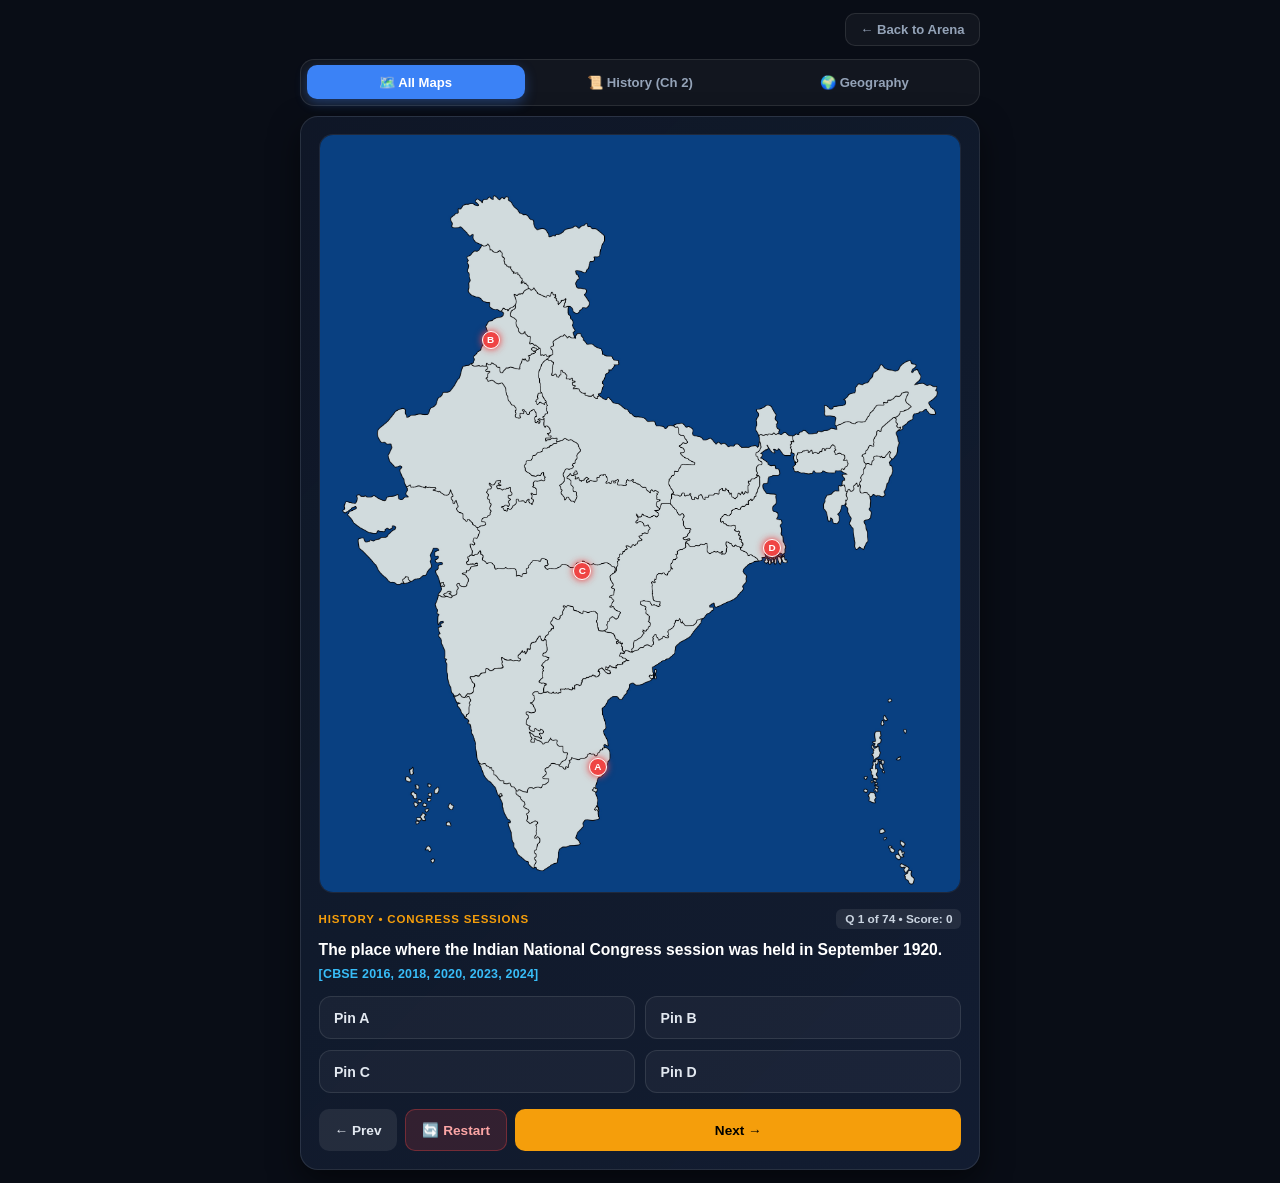
<file: map-practice.html>
<!DOCTYPE html>
<html lang="en">
<head>
  <meta charset="UTF-8">
  <meta name="viewport" content="width=device-width, initial-scale=1.0">
  <title>CBSE Class 10 Map Practice Arena</title>
  <style>
    :root {
      --bg: #090d16;
      --card-bg: linear-gradient(135deg, rgba(16, 24, 40, 0.95) 0%, rgba(20, 32, 54, 0.85) 100%);
      --border: rgba(255, 255, 255, 0.1);
      --amber: #f59e0b;
      --blue: #3b82f6;
      --emerald: #10b981;
      --rose: #f43f5e;
      --text: #f8fafc;
      --muted: #94a3b8;
    }
    * {
      box-sizing: border-box;
      margin: 0;
      padding: 0;
      -webkit-tap-highlight-color: transparent;
    }
    body {
      background: var(--bg);
      color: var(--text);
      font-family: -apple-system, BlinkMacSystemFont, "Segoe UI", Roboto, sans-serif;
      padding: 0.8rem;
      min-height: 100vh;
    }
    .container {
      max-width: 680px;
      margin: 0 auto;
    }

    /* Top Return Bar (Aligned to Right) */
    .top-nav-bar {
      display: flex;
      justify-content: flex-end;
      align-items: center;
      margin-bottom: 0.8rem;
    }
    .btn-return-arena {
      display: inline-flex;
      align-items: center;
      gap: 0.4rem;
      color: var(--muted);
      text-decoration: none;
      font-size: 0.82rem;
      font-weight: 700;
      background: rgba(255, 255, 255, 0.04);
      padding: 0.5rem 0.9rem;
      border-radius: 10px;
      border: 1px solid var(--border);
      cursor: pointer;
      position: relative;
      z-index: 50;
      transition: all 0.2s ease;
    }
    .btn-return-arena:hover,
    .btn-return-arena:active {
      background: rgba(255, 255, 255, 0.1);
      color: #fff;
      border-color: var(--blue);
    }

    /* Primary Navigation Tabs */
    .nav-tabs {
      display: flex;
      gap: 0.4rem;
      background: rgba(255, 255, 255, 0.04);
      padding: 0.35rem;
      border-radius: 14px;
      border: 1px solid var(--border);
      margin-bottom: 0.6rem;
    }
    .tab-btn {
      flex: 1;
      padding: 0.6rem 0.5rem;
      background: transparent;
      border: none;
      color: var(--muted);
      font-size: 0.82rem;
      font-weight: 700;
      border-radius: 10px;
      cursor: pointer;
      transition: all 0.2s ease;
      text-align: center;
      white-space: nowrap;
    }
    .tab-btn.active {
      background: var(--blue);
      color: #fff;
      box-shadow: 0 4px 12px rgba(59, 130, 246, 0.35);
    }
        /* Sub Tabs (Geography Chapters) */
    .sub-tabs-container {
      display: flex;
      gap: 0.35rem;
      overflow-x: auto;
      padding-bottom: 0.4rem;
      margin-bottom: 0.8rem;
      scrollbar-width: none;
    }
    .sub-tabs-container::-webkit-scrollbar { display: none; }
    .sub-tab-btn {
      flex-shrink: 0;
      padding: 0.45rem 0.75rem;
      background: rgba(255, 255, 255, 0.04);
      border: 1px solid var(--border);
      color: var(--muted);
      font-size: 0.74rem;
      font-weight: 700;
      border-radius: 8px;
      cursor: pointer;
      transition: all 0.2s ease;
    }
    .sub-tab-btn.active {
      background: rgba(245, 158, 11, 0.18);
      border-color: var(--amber);
      color: var(--amber);
    }

    /* Quiz Card Container */
    .quiz-card {
      background: var(--card-bg);
      border: 1px solid var(--border);
      border-radius: 18px;
      padding: 1.1rem;
      box-shadow: 0 12px 30px rgba(0, 0, 0, 0.5);
    }

    /* 1. Map Display Frame (Top of Card) */
    .map-frame {
      position: relative;
      width: 100%;
      border-radius: 14px;
      overflow: hidden;
      border: 1px solid var(--border);
      background: #061126;
      margin-bottom: 1rem;
    }
    .map-img {
      width: 100%;
      height: auto;
      display: block;
      user-select: none;
      pointer-events: none;
    }

    /* Compact 18px Pin Markers */
    .map-pin {
      position: absolute;
      transform: translate(-50%, -50%);
      width: 18px;
      height: 18px;
      background: #ef4444;
      color: #ffffff;
      font-size: 0.62rem;
      font-weight: 900;
      line-height: 1;
      border-radius: 50%;
      display: flex;
      align-items: center;
      justify-content: center;
      box-shadow: 0 0 6px rgba(239, 68, 68, 0.9), 0 0 10px rgba(239, 68, 68, 0.4);
      border: 1.5px solid #ffffff;
      animation: pulsePin 1.8s infinite;
      z-index: 10;
    }
    @keyframes pulsePin {
      0%, 100% { transform: translate(-50%, -50%) scale(1); }
      50% { transform: translate(-50%, -50%) scale(1.12); }
    }
        /* 2. Question Metadata & Text Under Map */
    .q-meta {
      display: flex;
      justify-content: space-between;
      align-items: center;
      margin-bottom: 0.6rem;
    }
    .q-tag {
      font-size: 0.72rem;
      font-weight: 800;
      color: var(--amber);
      text-transform: uppercase;
      letter-spacing: 0.8px;
    }
    .score-badge {
      font-size: 0.74rem;
      font-weight: 700;
      background: rgba(255, 255, 255, 0.08);
      padding: 0.2rem 0.55rem;
      border-radius: 6px;
      color: #cbd5e1;
    }
    .q-title {
      font-size: 0.98rem;
      font-weight: 800;
      line-height: 1.45;
      margin-bottom: 0.35rem;
      color: #fff;
    }
    .pyq-badge {
      color: #38bdf8;
      font-weight: 700;
      font-size: 0.78rem;
      margin-bottom: 0.9rem;
      display: block;
      letter-spacing: 0.2px;
    }

    /* 3. Options Grid Under Question */
    .options-grid {
      display: grid;
      grid-template-columns: 1fr 1fr;
      gap: 0.65rem;
      margin-bottom: 1rem;
    }
    @media (max-width: 480px) {
      .options-grid { grid-template-columns: 1fr; }
    }

    .option-btn {
      background: rgba(255, 255, 255, 0.04);
      border: 1px solid var(--border);
      color: #e2e8f0;
      padding: 0.8rem 0.9rem;
      border-radius: 12px;
      font-size: 0.88rem;
      font-weight: 700;
      cursor: pointer;
      text-align: left;
      transition: all 0.15s ease;
    }
    .option-btn:hover {
      background: rgba(59, 130, 246, 0.15);
      border-color: var(--blue);
    }
    .option-btn.correct {
      background: rgba(16, 185, 129, 0.22) !important;
      border-color: var(--emerald) !important;
      color: #34d399 !important;
    }
    .option-btn.wrong {
      background: rgba(244, 63, 94, 0.22) !important;
      border-color: var(--rose) !important;
      color: #fb7185 !important;
    }

    .feedback-box {
      display: none;
      padding: 0.85rem 1rem;
      border-radius: 12px;
      font-size: 0.84rem;
      line-height: 1.45;
      margin-bottom: 1rem;
    }

    /* Control Bar */
    .control-bar {
      display: flex;
      justify-content: space-between;
      gap: 0.5rem;
      margin-top: 0.5rem;
    }
    .ctrl-btn {
      padding: 0.75rem 1rem;
      border-radius: 10px;
      font-size: 0.85rem;
      font-weight: 800;
      border: none;
      cursor: pointer;
      transition: all 0.15s ease;
    }
    .btn-prev { background: rgba(255, 255, 255, 0.08); color: #e2e8f0; }
    .btn-restart {
      background: rgba(239, 68, 68, 0.15);
      border: 1px solid rgba(239, 68, 68, 0.35);
      color: #fca5a5;
    }
    .btn-restart:hover { background: rgba(239, 68, 68, 0.25); }
    .btn-next { background: var(--amber); color: #000; flex: 1; }
  </style>
</head>
<body>
  <div class="container">
    
    <!-- Top-Right Back Navigation Bar -->
    <div class="top-nav-bar">
      <a href="activity.html" class="btn-return-arena">← Back to Arena</a>
    </div>

    <!-- Top Navigation Tabs -->
    <div class="nav-tabs">
      <button type="button" class="tab-btn active" onclick="switchMainTab('all', this)">🗺️ All Maps</button>
      <button type="button" class="tab-btn" onclick="switchMainTab('history', this)">📜 History (Ch 2)</button>
      <button type="button" class="tab-btn" onclick="switchMainTab('geography', this)">🌍 Geography</button>
    </div>

    <!-- Geography Chapter Sub-Tabs -->
    <div class="sub-tabs-container" id="geoSubTabs" style="display: none;">
      <button type="button" class="sub-tab-btn active" onclick="switchGeoSubTab('all', this)">All Geography</button>
      <button type="button" class="sub-tab-btn" onclick="switchGeoSubTab('ch3', this)">Ch 3: Dams</button>
      <button type="button" class="sub-tab-btn" onclick="switchGeoSubTab('ch5', this)">Ch 5: Minerals & Energy</button>
      <button type="button" class="sub-tab-btn" onclick="switchGeoSubTab('ch6', this)">Ch 6: Industries</button>
      <button type="button" class="sub-tab-btn" onclick="switchGeoSubTab('ch7', this)">Ch 7: Ports & Airports</button>
    </div>

    <!-- Single Quiz Card Structure -->
    <div class="quiz-card">
      
      <!-- 1. MAP AT TOP -->
      <div class="map-frame">
        <img src="india-map.png" alt="India Political Map" class="map-img">
        <div id="pinsContainer"></div>
      </div>

      <!-- 2. QUESTION & CBSE PYQ TAG UNDER MAP -->
      <div class="q-meta">
        <span class="q-tag" id="categoryTag">CBSE Class 10 Map Practice</span>
        <span class="score-badge" id="counterBadge">Question 1 of 1</span>
      </div>

      <h2 class="q-title" id="questionTitle">Loading practice question...</h2>
      <p class="pyq-badge" id="pyqTag"></p>

      <!-- 3. OPTIONS DIRECTLY UNDER QUESTION -->
      <div class="options-grid" id="optionsGrid"></div>

      <!-- 4. FEEDBACK BOX -->
      <div class="feedback-box" id="feedbackBox"></div>

      <!-- 5. BOTTOM CONTROLS -->
      <div class="control-bar">
        <button type="button" class="ctrl-btn btn-prev" onclick="prevQuestion()">← Prev</button>
        <button type="button" class="ctrl-btn btn-restart" onclick="restartQuiz()">🔄 Restart</button>
        <button type="button" class="ctrl-btn btn-next" id="nextBtn" onclick="nextQuestion()">Next →</button>
      </div>

    </div>

  </div>

  <script>
          let currentMainFilter = "all";
    let currentGeoSubFilter = "all";
    let activeQuestionList = [];
    let currentIndex = 0;
    let score = 0;
    let answered = false;

    // Fisher-Yates Randomizer: Guarantees exact 1/4 (25%) probability for Pin A, B, C, D
    function shuffleArray(arr) {
      for (let i = arr.length - 1; i > 0; i--) {
        const j = Math.floor(Math.random() * (i + 1));
        [arr[i], arr[j]] = [arr[j], arr[i]];
      }
      return arr;
    }

    function applyFilters() {
      if (currentMainFilter === "all") {
        activeQuestionList = [...ALL_QUESTIONS];
      } else if (currentMainFilter === "history") {
        activeQuestionList = ALL_QUESTIONS.filter(q => q.main === "history");
      } else if (currentMainFilter === "geography") {
        if (currentGeoSubFilter === "all") {
          activeQuestionList = ALL_QUESTIONS.filter(q => q.main === "geography");
        } else {
          activeQuestionList = ALL_QUESTIONS.filter(q => q.main === "geography" && q.sub === currentGeoSubFilter);
        }
      }
      currentIndex = 0;
      score = 0;
      loadQuestion(0);
    }

    function switchMainTab(filterName, btnEl) {
      currentMainFilter = filterName;
      document.querySelectorAll(".tab-btn").forEach(b => b.classList.remove("active"));
      btnEl.classList.add("active");
      document.getElementById("geoSubTabs").style.display = (filterName === "geography") ? "flex" : "none";
      applyFilters();
    }

    function switchGeoSubTab(subName, btnEl) {
      currentGeoSubFilter = subName;
      document.querySelectorAll(".sub-tab-btn").forEach(b => b.classList.remove("active"));
      btnEl.classList.add("active");
      applyFilters();
    }
        function loadQuestion(index) {
      answered = false;
      const q = activeQuestionList[index];
      document.getElementById("categoryTag").textContent = q.tag;
      document.getElementById("counterBadge").textContent = `Q ${index + 1} of ${activeQuestionList.length} • Score: ${score}`;
      
      // Question text without location spoilers
      document.getElementById("questionTitle").textContent = q.title;

      // CBSE PYQ Tag under question as a separate paragraph
      const pyqEl = document.getElementById("pyqTag");
      if (q.pyq && q.pyq.trim() !== "") {
        pyqEl.textContent = `[CBSE ${q.pyq}]`;
        pyqEl.style.display = "block";
      } else {
        pyqEl.textContent = "";
        pyqEl.style.display = "none";
      }

      // Shuffle pins to give exact 1/4 (25%) probability to Pin A, B, C, D
      const shuffledPins = shuffleArray([...q.pins]);
      let correctIndex = -1;
      const labels = ["A", "B", "C", "D"];
      const pinsContainer = document.getElementById("pinsContainer");
      pinsContainer.innerHTML = "";

      shuffledPins.forEach((pin, idx) => {
        const letter = labels[idx];
        if (pin.isTarget) correctIndex = idx;
        const p = document.createElement("div");
        p.className = "map-pin";
        p.style.top = pin.top;
        p.style.left = pin.left;
        p.textContent = letter;
        pinsContainer.appendChild(p);
      });

      const optionsGrid = document.getElementById("optionsGrid");
      optionsGrid.innerHTML = "";
      labels.forEach((letter, idx) => {
        const btn = document.createElement("button");
        btn.type = "button";
        btn.className = "option-btn";
        btn.textContent = `Pin ${letter}`;
        btn.onclick = () => selectOption(btn, idx, correctIndex, q.explanation);
        optionsGrid.appendChild(btn);
      });

      document.getElementById("feedbackBox").style.display = "none";
    }

    function selectOption(btn, chosenIdx, correctIdx, explanation) {
      if (answered) return;
      answered = true;
      const fb = document.getElementById("feedbackBox");
      const allButtons = document.querySelectorAll(".option-btn");
      if (chosenIdx === correctIdx) {
        score++;
        btn.classList.add("correct");
        fb.style.display = "block";
        fb.style.background = "rgba(16, 185, 129, 0.15)";
        fb.style.border = "1px solid rgba(16, 185, 129, 0.35)";
        fb.style.color = "#34d399";
        fb.innerHTML = `<strong>Correct! ✓</strong> ${explanation}`;
      } else {
        btn.classList.add("wrong");
        allButtons[correctIdx].classList.add("correct");
        fb.style.display = "block";
        fb.style.background = "rgba(244, 63, 94, 0.15)";
        fb.style.border = "1px solid rgba(244, 63, 94, 0.35)";
        fb.style.color = "#fb7185";
        fb.innerHTML = `<strong>Incorrect. ✕</strong> ${explanation}`;
      }
      document.getElementById("counterBadge").textContent = `Q ${currentIndex + 1} of ${activeQuestionList.length} • Score: ${score}`;
    }

    function nextQuestion() {
      if (currentIndex < activeQuestionList.length - 1) {
        currentIndex++;
        loadQuestion(currentIndex);
      } else {
        alert(`Completed! Final Score: ${score} / ${activeQuestionList.length}`);
      }
    }

    function prevQuestion() {
      if (currentIndex > 0) {
        currentIndex--;
        loadQuestion(currentIndex);
      }
    }

    function restartQuiz() {
      currentIndex = 0;
      score = 0;
      loadQuestion(0);
    }

    const ALL_QUESTIONS = [
          // --- HISTORY: NATIONALISM IN INDIA (PART 1) ---
      {
        main: "history", sub: "ch2",
        tag: "History • Congress Sessions",
        title: "The place where the Indian National Congress session was held in September 1920.",
        pyq: "2016, 2018, 2020, 2023, 2024",
        pins: [
          { top: "54.5%", left: "70.6%", isTarget: true }, // Calcutta
          { top: "57.6%", left: "41.0%" }, // Nagpur
          { top: "83.5%", left: "43.4%" }, // Madras
          { top: "27.0%", left: "26.7%" }  // Amritsar
        ],
        explanation: "Calcutta (Kolkata), West Bengal — where Gandhiji convinced leaders to start the Non-Cooperation Movement for Khilafat and Swaraj."
      },
      {
        main: "history", sub: "ch2",
        tag: "History • Congress Sessions",
        title: "The place where the Indian National Congress session was held in December 1920.",
        pyq: "2015, 2017, 2019, 2022, 2024",
        pins: [
          { top: "57.6%", left: "41.0%", isTarget: true }, // Nagpur
          { top: "54.5%", left: "70.6%" }, // Calcutta
          { top: "83.5%", left: "43.4%" }, // Madras
          { top: "53.1%", left: "19.0%" }  // Ahmedabad
        ],
        explanation: "Nagpur, Maharashtra — where the Non-Cooperation programme was formally adopted by the Congress."
      },
      {
        main: "history", sub: "ch2",
        tag: "History • Congress Sessions",
        title: "The place where the Indian National Congress session was held in 1927.",
        pyq: "2016, 2018, 2020, 2023",
        pins: [
          { top: "83.5%", left: "43.4%", isTarget: true }, // Madras
          { top: "54.5%", left: "70.6%" }, // Calcutta
          { top: "57.6%", left: "41.0%" }, // Nagpur
          { top: "27.0%", left: "26.7%" }  // Amritsar
        ],
        explanation: "Madras (Chennai), Tamil Nadu — presided over by Dr. M.A. Ansari, where Congress resolved to boycott the Simon Commission."
      },
      {
        main: "history", sub: "ch2",
        tag: "History • National Movement",
        title: "The place where the movement of Indigo Planters took place.",
        pyq: "2015, 2017, 2018, 2020, 2023, 2024",
        pins: [
          { top: "40.6%", left: "58.4%", isTarget: true }, // Champaran
          { top: "27.0%", left: "26.7%" }, // Amritsar
          { top: "41.0%", left: "54.4%" }, // Chauri-Chaura
          { top: "54.5%", left: "70.6%" }  // Calcutta
        ],
        explanation: "Champaran, Bihar — where Mahatma Gandhi organized his first Satyagraha in India (1917) against the oppressive tinkathia system."
      },
      {
        main: "history", sub: "ch2",
        tag: "History • National Movement",
        title: "The place where the Peasant Satyagraha was organized in Gujarat.",
        pyq: "2016, 2019, 2022",
        pins: [
          { top: "53.1%", left: "19.0%", isTarget: true }, // Kheda
          { top: "57.7%", left: "19.0%" }, // Dandi
          { top: "57.6%", left: "41.0%" }, // Nagpur
          { top: "40.6%", left: "58.4%" }  // Champaran
        ],
        explanation: "Kheda, Gujarat — where peasants demanded revenue collection relaxation in 1917 following crop failure and epidemic."
      },
      {
        main: "history", sub: "ch2",
        tag: "History • National Movement",
        title: "The place where Mahatma Gandhi organized a Satyagraha for Cotton Mill Workers.",
        pyq: "2015, 2018, 2020, 2024",
        pins: [
          { top: "53.1%", left: "19.0%", isTarget: true }, // Ahmedabad
          { top: "57.7%", left: "19.0%" }, // Surat
          { top: "27.0%", left: "26.7%" }, // Amritsar
          { top: "41.0%", left: "54.4%" }  // Chauri-Chaura
        ],
        explanation: "Ahmedabad, Gujarat — where Gandhiji led mill workers in 1918 to demand a 35% wage increase."
      },
      {
        main: "history", sub: "ch2",
        tag: "History • National Movement",
        title: "The place where the Jallianwala Bagh incident / massacre occurred.",
        pyq: "2015, 2016, 2017, 2019, 2020, 2023, 2024",
        pins: [
          { top: "27.0%", left: "26.7%", isTarget: true }, // Amritsar
          { top: "41.0%", left: "54.4%" }, // Chauri-Chaura
          { top: "40.6%", left: "58.4%" }, // Champaran
          { top: "53.1%", left: "19.0%" }  // Kheda
        ],
        explanation: "Amritsar, Punjab — where General Dyer opened fire on unarmed demonstrators gathered at Jallianwala Bagh on 13 April 1919."
      },
      {
        main: "history", sub: "ch2",
        tag: "History • National Movement",
        title: "The place where the calling off / withdrawal of the Non-Cooperation Movement took place due to violence.",
        pyq: "2016, 2017, 2018, 2020, 2023",
        pins: [
          { top: "41.0%", left: "54.4%", isTarget: true }, // Chauri-Chaura
          { top: "40.6%", left: "58.4%" }, // Champaran
          { top: "57.6%", left: "41.0%" }, // Nagpur
          { top: "27.0%", left: "26.7%" }  // Amritsar
        ],
        explanation: "Chauri Chaura, Gorakhpur, Uttar Pradesh — where violence in February 1922 compelled Gandhiji to withdraw the movement."
      },
            // --- HISTORY (DANDI) & DAMS (1 TO 7) ---
      {
        main: "history", sub: "ch2",
        tag: "History • National Movement",
        title: "The place from where the Civil Disobedience Movement / Dandi March was started or where the Salt Law was broken.",
        pyq: "2017, 2019, 2020, 2022, 2024",
        pins: [
          { top: "57.7%", left: "19.0%", isTarget: true }, // Dandi
          { top: "53.1%", left: "19.0%" }, // Ahmedabad
          { top: "83.5%", left: "43.4%" }, // Madras
          { top: "54.5%", left: "70.6%" }  // Calcutta
        ],
        explanation: "Dandi, Gujarat — where Gandhiji manufactured salt on 6 April 1930 to break the British Salt Law."
      },
      {
        main: "geography", sub: "ch3",
        tag: "Water Resources • Dams",
        title: "Locate and label Tehri Dam.",
        pyq: "2016, 2018, 2020, 2023",
        pins: [
          { top: "30.6%", left: "37.7%", isTarget: true }, // Tehri
          { top: "21.2%", left: "27.2%" }, // Salal
          { top: "25.7%", left: "31.7%" }, // Bhakra-Nangal
          { top: "56.0%", left: "56.7%" }  // Hirakud
        ],
        explanation: "Tehri Dam — Uttarakhand (Bhagirathi River)."
      },
      {
        main: "geography", sub: "ch3",
        tag: "Water Resources • Dams",
        title: "Locate and label Sardar Sarovar Dam.",
        pyq: "2015, 2017, 2019, 2022, 2024",
        pins: [
          { top: "56.0%", left: "21.9%", isTarget: true }, // Sardar Sarovar
          { top: "45.8%", left: "29.2%" }, // Rana Pratap Sagar
          { top: "73.7%", left: "30.6%" }, // Tungabhadra
          { top: "72.3%", left: "39.7%" }  // Nagarjuna Sagar
        ],
        explanation: "Sardar Sarovar Dam — Gujarat (Narmada River)."
      },
      {
        main: "geography", sub: "ch3",
        tag: "Water Resources • Dams",
        title: "Locate and label Bhakra Nangal Dam.",
        pyq: "2015, 2018, 2020, 2023",
        pins: [
          { top: "25.7%", left: "31.7%", isTarget: true }, // Bhakra-Nangal
          { top: "21.2%", left: "27.2%" }, // Salal
          { top: "30.6%", left: "37.7%" }, // Tehri
          { top: "56.0%", left: "21.9%" }  // Sardar Sarovar
        ],
        explanation: "Bhakra Nangal Dam — Himachal Pradesh / Punjab border (Satluj River)."
      },
      {
        main: "geography", sub: "ch3",
        tag: "Water Resources • Dams",
        title: "Locate and label Hirakud Dam.",
        pyq: "2016, 2017, 2019, 2024",
        pins: [
          { top: "56.0%", left: "56.7%", isTarget: true }, // Hirakud
          { top: "56.0%", left: "21.9%" }, // Sardar Sarovar
          { top: "72.3%", left: "39.7%" }, // Nagarjuna Sagar
          { top: "73.7%", left: "30.6%" }  // Tungabhadra
        ],
        explanation: "Hirakud Dam — Odisha (Mahanadi River)."
      },
      {
        main: "geography", sub: "ch3",
        tag: "Water Resources • Dams",
        title: "Locate and label Rana Pratap Sagar Dam.",
        pyq: "2017, 2022",
        pins: [
          { top: "45.8%", left: "29.2%", isTarget: true }, // Rana Pratap Sagar
          { top: "56.0%", left: "21.9%" }, // Sardar Sarovar
          { top: "56.0%", left: "56.7%" }, // Hirakud
          { top: "72.3%", left: "39.7%" }  // Nagarjuna Sagar
        ],
        explanation: "Rana Pratap Sagar Dam — Rajasthan (Chambal River)."
      },
      {
        main: "geography", sub: "ch3",
        tag: "Water Resources • Dams",
        title: "Locate and label Salal Dam.",
        pyq: "2018, 2020",
        pins: [
          { top: "21.2%", left: "27.2%", isTarget: true }, // Salal
          { top: "25.7%", left: "31.7%" }, // Bhakra-Nangal
          { top: "30.6%", left: "37.7%" }, // Tehri
          { top: "45.8%", left: "29.2%" }  // Rana Pratap Sagar
        ],
        explanation: "Salal Dam — Jammu & Kashmir (Chenab River)."
      },
      {
        main: "geography", sub: "ch3",
        tag: "Water Resources • Dams",
        title: "Locate and label Nagarjuna Sagar Dam.",
        pyq: "2016, 2019, 2023",
        pins: [
          { top: "72.3%", left: "39.7%", isTarget: true }, // Nagarjuna Sagar
          { top: "56.0%", left: "56.7%" }, // Hirakud
          { top: "73.7%", left: "30.6%" }, // Tungabhadra
          { top: "45.8%", left: "29.2%" }  // Rana Pratap Sagar
        ],
        explanation: "Nagarjuna Sagar Dam — Telangana / Andhra Pradesh border (Krishna River)."
      },
            // --- DAMS (TUNGABHADRA), IRON ORE & COAL (1-2) ---
      {
        main: "geography", sub: "ch3",
        tag: "Water Resources • Dams",
        title: "Locate and label Tungabhadra Dam.",
        pyq: "2015, 2024",
        pins: [
          { top: "73.7%", left: "30.6%", isTarget: true }, // Tungabhadra
          { top: "72.3%", left: "39.7%" }, // Nagarjuna Sagar
          { top: "56.0%", left: "21.9%" }, // Sardar Sarovar
          { top: "56.0%", left: "56.7%" }  // Hirakud
        ],
        explanation: "Tungabhadra Dam — Karnataka (Tungabhadra River)."
      },
      {
        main: "geography", sub: "ch5",
        tag: "Minerals & Energy • Iron Ore",
        title: "Locate and label Mayurbhanj Iron Ore Mine.",
        pyq: "2016, 2018, 2023",
        pins: [
          { top: "55.2%", left: "65.2%", isTarget: true }, // Mayurbhanj
          { top: "57.8%", left: "49.9%" }, // Durg
          { top: "75.7%", left: "32.9%" }, // Bellary
          { top: "82.0%", left: "26.4%" }  // Kudremukh
        ],
        explanation: "Mayurbhanj Iron Ore Mine — Odisha."
      },
      {
        main: "geography", sub: "ch5",
        tag: "Minerals & Energy • Iron Ore",
        title: "Locate and label Bailadila Iron Ore Mine.",
        pyq: "2015, 2017, 2020, 2024",
        pins: [
          { top: "64.6%", left: "49.4%", isTarget: true }, // Bailadila
          { top: "57.8%", left: "49.9%" }, // Durg
          { top: "75.7%", left: "32.9%" }, // Bellary
          { top: "82.0%", left: "26.4%" }  // Kudremukh
        ],
        explanation: "Bailadila Iron Ore Mine — Bastar district, Chhattisgarh."
      },
      {
        main: "geography", sub: "ch5",
        tag: "Minerals & Energy • Iron Ore",
        title: "Locate and label Durg Iron Ore Mine.",
        pyq: "2018, 2022",
        pins: [
          { top: "57.8%", left: "49.9%", isTarget: true }, // Durg
          { top: "55.2%", left: "65.2%" }, // Mayurbhanj
          { top: "64.6%", left: "49.4%" }, // Bailadila
          { top: "75.7%", left: "32.9%" }  // Bellary
        ],
        explanation: "Durg Iron Ore Mine — Chhattisgarh."
      },
      {
        main: "geography", sub: "ch5",
        tag: "Minerals & Energy • Iron Ore",
        title: "Locate and label Bellary (Ballari) Iron Ore Mine.",
        pyq: "2017, 2019",
        pins: [
          { top: "75.7%", left: "32.9%", isTarget: true }, // Bellary
          { top: "82.0%", left: "26.4%" }, // Kudremukh
          { top: "64.6%", left: "49.4%" }, // Bailadila
          { top: "57.8%", left: "49.9%" }  // Durg
        ],
        explanation: "Bellary (Ballari) Iron Ore Mine — Karnataka."
      },
      {
        main: "geography", sub: "ch5",
        tag: "Minerals & Energy • Iron Ore",
        title: "Locate and label Kudremukh Iron Ore Mine.",
        pyq: "2016, 2020, 2024",
        pins: [
          { top: "82.0%", left: "26.4%", isTarget: true }, // Kudremukh
          { top: "75.7%", left: "32.9%" }, // Bellary
          { top: "64.6%", left: "49.4%" }, // Bailadila
          { top: "55.2%", left: "65.2%" }  // Mayurbhanj
        ],
        explanation: "Kudremukh Iron Ore Mine — Western Ghats, Karnataka."
      },
      {
        main: "geography", sub: "ch5",
        tag: "Minerals & Energy • Coal Mines",
        title: "Locate and label Bokaro Coal Mine.",
        pyq: "2015, 2017, 2019, 2023",
        pins: [
          { top: "49.7%", left: "62.7%", isTarget: true }, // Bokaro
          { top: "48.5%", left: "68.2%" }, // Raniganj
          { top: "56.5%", left: "62.8%" }, // Talcher
          { top: "48.1%", left: "51.5%" }  // Singrauli
        ],
        explanation: "Bokaro Coal Mine — Jharkhand."
      },
      {
        main: "geography", sub: "ch5",
        tag: "Minerals & Energy • Coal Mines",
        title: "Locate and label Raniganj Coal Mine.",
        pyq: "2016, 2018, 2020, 2024",
        pins: [
          { top: "48.5%", left: "68.2%", isTarget: true }, // Raniganj
          { top: "49.7%", left: "62.7%" }, // Bokaro
          { top: "56.5%", left: "62.8%" }, // Talcher
          { top: "87.5%", left: "41.9%" }  // Neyveli
        ],
        explanation: "Raniganj Coal Mine — Damodar Valley, West Bengal."
      },
            // --- COAL (TALCHER, NEYVELI) & OIL FIELDS (ALL 6) ---
      {
        main: "geography", sub: "ch5",
        tag: "Minerals & Energy • Coal Mines",
        title: "Locate and label Talcher Coal Mine.",
        pyq: "2017, 2022",
        pins: [
          { top: "56.5%", left: "62.8%", isTarget: true }, // Talcher
          { top: "49.7%", left: "62.7%" }, // Bokaro
          { top: "48.5%", left: "68.2%" }, // Raniganj
          { top: "55.2%", left: "65.2%" }  // Mayurbhanj
        ],
        explanation: "Talcher Coal Mine — Mahanadi Basin, Odisha."
      },
      {
        main: "geography", sub: "ch5",
        tag: "Minerals & Energy • Coal Mines",
        title: "Locate and label Neyveli Coal Mine.",
        pyq: "2018, 2020, 2023",
        pins: [
          { top: "87.5%", left: "41.9%", isTarget: true }, // Neyveli
          { top: "87.2%", left: "38.1%" }, // Salem
          { top: "56.5%", left: "62.8%" }, // Talcher
          { top: "48.1%", left: "51.5%" }  // Singrauli
        ],
        explanation: "Neyveli Coal Mine (Lignite) — Tamil Nadu."
      },
      {
        main: "geography", sub: "ch5",
        tag: "Minerals & Energy • Oil Fields",
        title: "Locate and label Digboi Oil Field.",
        pyq: "2015, 2017, 2019, 2023",
        pins: [
          { top: "35.1%", left: "91.0%", isTarget: true }, // Digboi
          { top: "36.5%", left: "88.5%" }, // Naharkatia
          { top: "52.1%", left: "22.0%" }, // Kalol
          { top: "56.3%", left: "20.3%" }  // Ankleshwar
        ],
        explanation: "Digboi Oil Field — Assam (oldest oil field in India)."
      },
      {
        main: "geography", sub: "ch5",
        tag: "Minerals & Energy • Oil Fields",
        title: "Locate and label Mumbai High Oil Field.",
        pyq: "2016, 2018, 2020, 2024",
        pins: [
          { top: "65.4%", left: "16.2%", isTarget: true }, // Mumbai High
          { top: "61.9%", left: "13.3%" }, // Bassein
          { top: "56.3%", left: "20.3%" }, // Ankleshwar
          { top: "52.1%", left: "22.0%" }  // Kalol
        ],
        explanation: "Mumbai High Oil Field — Offshore Arabian Sea, Maharashtra."
      },
      {
        main: "geography", sub: "ch5",
        tag: "Minerals & Energy • Oil Fields",
        title: "Locate and label Bassein Oil Field.",
        pyq: "2017, 2022",
        pins: [
          { top: "61.9%", left: "13.3%", isTarget: true }, // Bassein
          { top: "56.3%", left: "20.3%" }, // Ankleshwar
          { top: "65.4%", left: "16.2%" }, // Mumbai High
          { top: "52.1%", left: "22.0%" }  // Kalol
        ],
        explanation: "Bassein Oil & Gas Field — Offshore Arabian Sea."
      },
      {
        main: "geography", sub: "ch5",
        tag: "Minerals & Energy • Oil Fields",
        title: "Locate and label Ankaleshwar Oil Field.",
        pyq: "2015, 2018, 2020",
        pins: [
          { top: "56.3%", left: "20.3%", isTarget: true }, // Ankleshwar
          { top: "52.1%", left: "22.0%" }, // Kalol
          { top: "61.9%", left: "13.3%" }, // Bassein
          { top: "35.1%", left: "91.0%" }  // Digboi
        ],
        explanation: "Ankaleshwar Oil Field — Gujarat."
      },
      {
        main: "geography", sub: "ch5",
        tag: "Minerals & Energy • Oil Fields",
        title: "Locate and label Kalol Oil Field.",
        pyq: "2019, 2023",
        pins: [
          { top: "52.1%", left: "22.0%", isTarget: true }, // Kalol
          { top: "56.3%", left: "20.3%" }, // Ankleshwar
          { top: "61.9%", left: "13.3%" }, // Bassein
          { top: "65.4%", left: "16.2%" }  // Mumbai High
        ],
        explanation: "Kalol Oil Field — Gujarat."
      },
      {
        main: "geography", sub: "ch5",
        tag: "Minerals & Energy • Oil Fields",
        title: "Locate and label Naharkatia Oil Field.",
        pyq: "2016, 2024",
        pins: [
          { top: "36.5%", left: "88.5%", isTarget: true }, // Naharkatia
          { top: "35.1%", left: "91.0%" }, // Digboi
          { top: "56.3%", left: "20.3%" }, // Ankleshwar
          { top: "65.4%", left: "16.2%" }  // Mumbai High
        ],
        explanation: "Naharkatia Oil Field — Assam."
      },
            // --- THERMAL, NUCLEAR POWER & COTTON TEXTILES (1-2) ---
      {
        main: "geography", sub: "ch5",
        tag: "Minerals & Energy • Thermal Power",
        title: "Locate and label Namrup Thermal Power Plant.",
        pyq: "2016, 2019, 2022",
        pins: [
          { top: "35.1%", left: "91.0%", isTarget: true }, // Namrup
          { top: "48.1%", left: "51.5%" }, // Singrauli
          { top: "65.1%", left: "42.3%" }, // Ramagundam
          { top: "36.8%", left: "39.5%" }  // Narora
        ],
        explanation: "Namrup Thermal Power Plant — Assam."
      },
      {
        main: "geography", sub: "ch5",
        tag: "Minerals & Energy • Thermal Power",
        title: "Locate and label Singrauli Thermal Power Plant.",
        pyq: "2015, 2017, 2020, 2023",
        pins: [
          { top: "48.1%", left: "51.5%", isTarget: true }, // Singrauli
          { top: "35.1%", left: "91.0%" }, // Namrup
          { top: "65.1%", left: "42.3%" }, // Ramagundam
          { top: "58.3%", left: "46.6%" }  // Bhilai
        ],
        explanation: "Singrauli Thermal Power Plant — Madhya Pradesh."
      },
      {
        main: "geography", sub: "ch5",
        tag: "Minerals & Energy • Thermal Power",
        title: "Locate and label Ramagundam Thermal Power Plant.",
        pyq: "2018, 2024",
        pins: [
          { top: "65.1%", left: "42.3%", isTarget: true }, // Ramagundam
          { top: "48.1%", left: "51.5%" }, // Singrauli
          { top: "35.1%", left: "91.0%" }, // Namrup
          { top: "69.0%", left: "39.3%" }  // Hyderabad
        ],
        explanation: "Ramagundam Thermal Power Plant — Telangana."
      },
      {
        main: "geography", sub: "ch5",
        tag: "Minerals & Energy • Nuclear Power",
        title: "Locate and label Narora Nuclear Power Plant.",
        pyq: "2015, 2017, 2019, 2022, 2024",
        pins: [
          { top: "36.8%", left: "39.5%", isTarget: true }, // Narora
          { top: "57.5%", left: "20.6%" }, // Kakrapar
          { top: "62.1%", left: "19.3%" }, // Tarapur
          { top: "83.5%", left: "43.4%" }  // Kalpakkam
        ],
        explanation: "Narora Nuclear Power Plant — Uttar Pradesh."
      },
      {
        main: "geography", sub: "ch5",
        tag: "Minerals & Energy • Nuclear Power",
        title: "Locate and label Tarapur Nuclear Power Plant.",
        pyq: "2015, 2017, 2019, 2024",
        pins: [
          { top: "62.1%", left: "19.3%", isTarget: true }, // Tarapur
          { top: "36.8%", left: "39.5%" }, // Narora
          { top: "57.5%", left: "20.6%" }, // Kakrapar
          { top: "83.5%", left: "43.4%" }  // Kalpakkam
        ],
        explanation: "Tarapur Nuclear Power Plant — Maharashtra."
      },
      {
        main: "geography", sub: "ch5",
        tag: "Minerals & Energy • Nuclear Power",
        title: "Locate and label Kakrapar Nuclear Power Plant.",
        pyq: "2018, 2022",
        pins: [
          { top: "57.5%", left: "20.6%", isTarget: true }, // Kakrapar
          { top: "36.8%", left: "39.5%" }, // Narora
          { top: "62.1%", left: "19.3%" }, // Tarapur
          { top: "83.5%", left: "43.4%" }  // Kalpakkam
        ],
        explanation: "Kakrapar Nuclear Power Plant — Gujarat."
      },
      {
        main: "geography", sub: "ch5",
        tag: "Minerals & Energy • Nuclear Power",
        title: "Locate and label Kalpakkam Nuclear Power Plant.",
        pyq: "2016, 2018, 2020, 2023",
        pins: [
          { top: "83.5%", left: "43.4%", isTarget: true }, // Kalpakkam
          { top: "36.8%", left: "39.5%" }, // Narora
          { top: "57.5%", left: "20.6%" }, // Kakrapar
          { top: "62.1%", left: "19.3%" }  // Tarapur
        ],
        explanation: "Kalpakkam Nuclear Power Plant — Tamil Nadu."
      },
      {
        main: "geography", sub: "ch6",
        tag: "Manufacturing • Cotton Textile",
        title: "Locate and label Mumbai Cotton Textile Centre.",
        pyq: "2016, 2019, 2023",
        pins: [
          { top: "64.9%", left: "19.3%", isTarget: true }, // Mumbai
          { top: "66.7%", left: "21.1%" }, // Pune
          { top: "57.7%", left: "19.0%" }, // Surat
          { top: "88.1%", left: "33.0%" }  // Coimbatore
        ],
        explanation: "Mumbai Cotton Textile Centre — Maharashtra."
      },
      {
        main: "geography", sub: "ch6",
        tag: "Manufacturing • Cotton Textile",
        title: "Locate and label Indore Cotton Textile Centre.",
        pyq: "2017, 2020, 2024",
        pins: [
          { top: "53.2%", left: "29.8%", isTarget: true }, // Indore
          { top: "42.4%", left: "43.2%" }, // Kanpur
          { top: "64.9%", left: "19.3%" }, // Mumbai
          { top: "57.7%", left: "19.0%" }  // Surat
        ],
        explanation: "Indore Cotton Textile Centre — Madhya Pradesh."
      },
            // --- COTTON TEXTILES (3-5) & IRON AND STEEL (1-5) ---
      {
        main: "geography", sub: "ch6",
        tag: "Manufacturing • Cotton Textile",
        title: "Locate and label Surat Cotton Textile Centre.",
        pyq: "2015, 2018, 2022",
        pins: [
          { top: "57.7%", left: "19.0%", isTarget: true }, // Surat
          { top: "53.2%", left: "29.8%" }, // Indore
          { top: "64.9%", left: "19.3%" }, // Mumbai
          { top: "88.1%", left: "33.0%" }  // Coimbatore
        ],
        explanation: "Surat Cotton Textile Centre — Gujarat."
      },
      {
        main: "geography", sub: "ch6",
        tag: "Manufacturing • Cotton Textile",
        title: "Locate and label Kanpur Cotton Textile Centre.",
        pyq: "2016, 2018, 2020, 2024",
        pins: [
          { top: "42.4%", left: "43.2%", isTarget: true }, // Kanpur
          { top: "53.2%", left: "29.8%" }, // Indore
          { top: "57.7%", left: "19.0%" }, // Surat
          { top: "88.1%", left: "33.0%" }  // Coimbatore
        ],
        explanation: "Kanpur Cotton Textile Centre — Uttar Pradesh."
      },
      {
        main: "geography", sub: "ch6",
        tag: "Manufacturing • Cotton Textile",
        title: "Locate and label Coimbatore Cotton Textile Centre.",
        pyq: "2017, 2023",
        pins: [
          { top: "88.1%", left: "33.0%", isTarget: true }, // Coimbatore
          { top: "87.2%", left: "38.1%" }, // Salem
          { top: "82.5%", left: "35.1%" }, // Bengaluru
          { top: "83.5%", left: "43.4%" }  // Chennai
        ],
        explanation: "Coimbatore Cotton Textile Centre — Tamil Nadu."
      },
      {
        main: "geography", sub: "ch6",
        tag: "Manufacturing • Iron & Steel",
        title: "Locate and label Jamshedpur Iron and Steel Plant.",
        pyq: "2015, 2017, 2019, 2023, 2024",
        pins: [
          { top: "53.3%", left: "64.9%", isTarget: true }, // Jamshedpur
          { top: "49.7%", left: "62.7%" }, // Bokaro
          { top: "52.5%", left: "68.3%" }, // Durgapur
          { top: "58.3%", left: "46.6%" }  // Bhilai
        ],
        explanation: "Jamshedpur Iron and Steel Plant (TISCO) — Jharkhand."
      },
      {
        main: "geography", sub: "ch6",
        tag: "Manufacturing • Iron & Steel",
        title: "Locate and label Bhilai Iron and Steel Plant.",
        pyq: "2016, 2018, 2020, 2022",
        pins: [
          { top: "58.3%", left: "46.6%", isTarget: true }, // Bhilai
          { top: "57.8%", left: "49.9%" }, // Durg
          { top: "53.3%", left: "64.9%" }, // Jamshedpur
          { top: "72.9%", left: "32.9%" }  // Vijayanagar
        ],
        explanation: "Bhilai Iron and Steel Plant — Durg district, Chhattisgarh."
      },
      {
        main: "geography", sub: "ch6",
        tag: "Manufacturing • Iron & Steel",
        title: "Locate and label Durgapur Iron and Steel Plant.",
        pyq: "2015, 2018, 2020, 2024",
        pins: [
          { top: "52.5%", left: "68.3%", isTarget: true }, // Durgapur
          { top: "49.7%", left: "62.7%" }, // Bokaro
          { top: "53.3%", left: "64.9%" }, // Jamshedpur
          { top: "54.5%", left: "70.6%" }  // Kolkata
        ],
        explanation: "Durgapur Iron and Steel Plant — West Bengal."
      },
      {
        main: "geography", sub: "ch6",
        tag: "Manufacturing • Iron & Steel",
        title: "Locate and label Bokaro Iron and Steel Plant.",
        pyq: "2017, 2019, 2023",
        pins: [
          { top: "49.7%", left: "62.7%", isTarget: true }, // Bokaro
          { top: "52.5%", left: "68.3%" }, // Durgapur
          { top: "53.3%", left: "64.9%" }, // Jamshedpur
          { top: "58.3%", left: "46.6%" }  // Bhilai
        ],
        explanation: "Bokaro Iron and Steel Plant — Jharkhand."
      },
      {
        main: "geography", sub: "ch6",
        tag: "Manufacturing • Iron & Steel",
        title: "Locate and label Vijayanagar Iron and Steel Plant.",
        pyq: "2017, 2020",
        pins: [
          { top: "72.9%", left: "32.9%", isTarget: true }, // Vijayanagar
          { top: "87.2%", left: "38.1%" }, // Salem
          { top: "82.5%", left: "35.1%" }, // Bengaluru
          { top: "58.3%", left: "46.6%" }  // Bhilai
        ],
        explanation: "Vijayanagar Iron and Steel Plant — Bellary-Hospet, Karnataka."
      },
            // --- STEEL (SALEM) & SOFTWARE TECHNOLOGY PARKS (1-7) ---
      {
        main: "geography", sub: "ch6",
        tag: "Manufacturing • Iron & Steel",
        title: "Locate and label Salem Iron and Steel Plant.",
        pyq: "2019, 2024",
        pins: [
          { top: "87.2%", left: "38.1%", isTarget: true }, // Salem
          { top: "72.9%", left: "32.9%" }, // Vijayanagar
          { top: "88.1%", left: "33.0%" }, // Coimbatore
          { top: "83.5%", left: "43.4%" }  // Chennai
        ],
        explanation: "Salem Iron and Steel Plant — Tamil Nadu."
      },
      {
        main: "geography", sub: "ch6",
        tag: "Manufacturing • Software Tech Parks",
        title: "Locate and label Noida Software Technology Park.",
        pyq: "2016, 2018, 2020, 2023, 2024",
        pins: [
          { top: "35.1%", left: "35.8%", isTarget: true }, // Noida
          { top: "53.1%", left: "19.0%" }, // Gandhinagar
          { top: "66.7%", left: "21.1%" }, // Pune
          { top: "82.5%", left: "35.1%" }  // Bengaluru
        ],
        explanation: "Noida Software Technology Park — Uttar Pradesh."
      },
      {
        main: "geography", sub: "ch6",
        tag: "Manufacturing • Software Tech Parks",
        title: "Locate and label Bengaluru Software Technology Park.",
        pyq: "2015, 2017, 2019, 2022, 2024",
        pins: [
          { top: "82.5%", left: "35.1%", isTarget: true }, // Bengaluru
          { top: "69.0%", left: "39.3%" }, // Hyderabad
          { top: "83.5%", left: "43.4%" }, // Chennai
          { top: "95.7%", left: "33.0%" }  // Thiruvananthapuram
        ],
        explanation: "Bengaluru Software Technology Park — Karnataka."
      },
      {
        main: "geography", sub: "ch6",
        tag: "Manufacturing • Software Tech Parks",
        title: "Locate and label Hyderabad Software Technology Park.",
        pyq: "2016, 2018, 2020",
        pins: [
          { top: "69.0%", left: "39.3%", isTarget: true }, // Hyderabad
          { top: "66.7%", left: "21.1%" }, // Pune
          { top: "82.5%", left: "35.1%" }, // Bengaluru
          { top: "83.5%", left: "43.4%" }  // Chennai
        ],
        explanation: "Hyderabad Software Technology Park (HITEC City) — Telangana."
      },
      {
        main: "geography", sub: "ch6",
        tag: "Manufacturing • Software Tech Parks",
        title: "Locate and label Pune Software Technology Park.",
        pyq: "2017, 2019, 2023",
        pins: [
          { top: "66.7%", left: "21.1%", isTarget: true }, // Pune
          { top: "64.9%", left: "19.3%" }, // Mumbai
          { top: "69.0%", left: "39.3%" }, // Hyderabad
          { top: "82.5%", left: "35.1%" }  // Bengaluru
        ],
        explanation: "Pune Software Technology Park (Hinjawadi) — Maharashtra."
      },
      {
        main: "geography", sub: "ch6",
        tag: "Manufacturing • Software Tech Parks",
        title: "Locate and label Chennai Software Technology Park.",
        pyq: "2015, 2022",
        pins: [
          { top: "83.5%", left: "43.4%", isTarget: true }, // Chennai
          { top: "82.5%", left: "35.1%" }, // Bengaluru
          { top: "69.0%", left: "39.3%" }, // Hyderabad
          { top: "95.7%", left: "33.0%" }  // Thiruvananthapuram
        ],
        explanation: "Chennai Software Technology Park (TIDEL Park) — Tamil Nadu."
      },
      {
        main: "geography", sub: "ch6",
        tag: "Manufacturing • Software Tech Parks",
        title: "Locate and label Gandhinagar Software Technology Park.",
        pyq: "2018, 2024",
        pins: [
          { top: "53.1%", left: "19.0%", isTarget: true }, // Gandhinagar
          { top: "35.1%", left: "35.8%" }, // Noida
          { top: "64.9%", left: "19.3%" }, // Mumbai
          { top: "66.7%", left: "21.1%" }  // Pune
        ],
        explanation: "Gandhinagar Software Technology Park (GIFT / Infocity) — Gujarat."
      },
      {
        main: "geography", sub: "ch6",
        tag: "Manufacturing • Software Tech Parks",
        title: "Locate and label Thiruvananthapuram Software Technology Park.",
        pyq: "2019, 2023",
        pins: [
          { top: "95.7%", left: "33.0%", isTarget: true }, // Thiruvananthapuram
          { top: "82.5%", left: "35.1%" }, // Bengaluru
          { top: "90.8%", left: "30.0%" }, // Kochi
          { top: "83.5%", left: "43.4%" }  // Chennai
        ],
        explanation: "Thiruvananthapuram Software Technology Park (Technopark) — Kerala."
      },
            // --- STP (MUMBAI) & MAJOR SEA PORTS (1-7) ---
      {
        main: "geography", sub: "ch6",
        tag: "Manufacturing • Software Tech Parks",
        title: "Locate and label Mumbai Software Technology Park.",
        pyq: "",
        pins: [
          { top: "64.9%", left: "19.3%", isTarget: true }, // Mumbai
          { top: "66.7%", left: "21.1%" }, // Pune
          { top: "53.1%", left: "19.0%" }, // Gandhinagar
          { top: "82.5%", left: "35.1%" }  // Bengaluru
        ],
        explanation: "Mumbai Software Technology Park — Maharashtra."
      },
      {
        main: "geography", sub: "ch7",
        tag: "Lifelines • Major Sea Ports",
        title: "Locate and label Kandla (Deendayal) Sea Port.",
        pyq: "2015, 2017, 2019, 2023, 2024",
        pins: [
          { top: "51.4%", left: "6.7%", isTarget: true },  // Kandla
          { top: "64.9%", left: "19.3%" }, // Mumbai
          { top: "75.4%", left: "22.4%" }, // Marmagao
          { top: "82.3%", left: "25.3%" }  // New Mangalore
        ],
        explanation: "Kandla (Deendayal) Sea Port — Gulf of Kachchh, Gujarat."
      },
      {
        main: "geography", sub: "ch7",
        tag: "Lifelines • Major Sea Ports",
        title: "Locate and label Mumbai Sea Port.",
        pyq: "",
        pins: [
          { top: "64.9%", left: "19.3%", isTarget: true }, // Mumbai
          { top: "51.4%", left: "6.7%" },  // Kandla
          { top: "75.4%", left: "22.4%" }, // Marmagao
          { top: "82.3%", left: "25.3%" }  // New Mangalore
        ],
        explanation: "Mumbai Sea Port — Maharashtra (India's biggest natural port and harbour)."
      },
      {
        main: "geography", sub: "ch7",
        tag: "Lifelines • Major Sea Ports",
        title: "Locate and label Marmagao Sea Port.",
        pyq: "2016, 2018, 2020, 2022",
        pins: [
          { top: "75.4%", left: "22.4%", isTarget: true }, // Marmagao
          { top: "64.9%", left: "19.3%" }, // Mumbai
          { top: "82.3%", left: "25.3%" }, // New Mangalore
          { top: "90.8%", left: "30.0%" }  // Kochi
        ],
        explanation: "Marmagao Sea Port — Goa (premier iron ore exporting port)."
      },
      {
        main: "geography", sub: "ch7",
        tag: "Lifelines • Major Sea Ports",
        title: "Locate and label Kochi (Cochin) Sea Port.",
        pyq: "2015, 2018, 2024",
        pins: [
          { top: "90.8%", left: "30.0%", isTarget: true }, // Kochi
          { top: "82.3%", left: "25.3%" }, // New Mangalore
          { top: "94.0%", left: "37.1%" }, // Tuticorin
          { top: "83.5%", left: "43.4%" }  // Chennai
        ],
        explanation: "Kochi (Cochin) Sea Port — Kerala (natural harbour situated at the entrance of a lagoon)."
      },
      {
        main: "geography", sub: "ch7",
        tag: "Lifelines • Major Sea Ports",
        title: "Locate and label New Mangalore Sea Port.",
        pyq: "2017, 2020",
        pins: [
          { top: "82.3%", left: "25.3%", isTarget: true }, // New Mangalore
          { top: "75.4%", left: "22.4%" }, // Marmagao
          { top: "90.8%", left: "30.0%" }, // Kochi
          { top: "94.0%", left: "37.1%" }  // Tuticorin
        ],
        explanation: "New Mangalore Sea Port — Karnataka (caters to export of Kudremukh iron ore concentrates)."
      },
      {
        main: "geography", sub: "ch7",
        tag: "Lifelines • Major Sea Ports",
        title: "Locate and label Tuticorin Sea Port.",
        pyq: "2016, 2019, 2023",
        pins: [
          { top: "94.0%", left: "37.1%", isTarget: true }, // Tuticorin
          { top: "90.8%", left: "30.0%" }, // Kochi
          { top: "83.5%", left: "43.4%" }, // Chennai
          { top: "67.9%", left: "54.9%" }  // Visakhapatnam
        ],
        explanation: "Tuticorin Sea Port (V.O.C. Port) — Tamil Nadu."
      },
      {
        main: "geography", sub: "ch7",
        tag: "Lifelines • Major Sea Ports",
        title: "Locate and label Chennai Sea Port.",
        pyq: "2017, 2022",
        pins: [
          { top: "83.5%", left: "43.4%", isTarget: true }, // Chennai
          { top: "94.0%", left: "37.1%" }, // Tuticorin
          { top: "67.9%", left: "54.9%" }, // Visakhapatnam
          { top: "59.7%", left: "65.6%" }  // Paradip
        ],
        explanation: "Chennai Sea Port — Tamil Nadu (one of India's oldest artificial ports)."
      },
            // --- SEA PORTS (8-10) & INTERNATIONAL AIRPORTS (ALL 6) ---
      {
        main: "geography", sub: "ch7",
        tag: "Lifelines • Major Sea Ports",
        title: "Locate and label Visakhapatnam Sea Port.",
        pyq: "2015, 2018, 2020, 2024",
        pins: [
          { top: "67.9%", left: "54.9%", isTarget: true }, // Visakhapatnam
          { top: "59.7%", left: "65.6%" }, // Paradip
          { top: "55.2%", left: "69.1%" }, // Haldia
          { top: "83.5%", left: "43.4%" }  // Chennai
        ],
        explanation: "Visakhapatnam Sea Port — Andhra Pradesh (deepest landlocked and protected port)."
      },
      {
        main: "geography", sub: "ch7",
        tag: "Lifelines • Major Sea Ports",
        title: "Locate and label Paradip (Paradwip) Sea Port.",
        pyq: "2016, 2018, 2020, 2023",
        pins: [
          { top: "59.7%", left: "65.6%", isTarget: true }, // Paradip
          { top: "67.9%", left: "54.9%" }, // Visakhapatnam
          { top: "55.2%", left: "69.1%" }, // Haldia
          { top: "83.5%", left: "43.4%" }  // Chennai
        ],
        explanation: "Paradip (Paradwip) Sea Port — Odisha (specializes in iron ore export)."
      },
      {
        main: "geography", sub: "ch7",
        tag: "Lifelines • Major Sea Ports",
        title: "Locate and label Haldia Sea Port.",
        pyq: "2017, 2019, 2024",
        pins: [
          { top: "55.2%", left: "69.1%", isTarget: true }, // Haldia
          { top: "59.7%", left: "65.6%" }, // Paradip
          { top: "54.5%", left: "70.6%" }, // Kolkata
          { top: "67.9%", left: "54.9%" }  // Visakhapatnam
        ],
        explanation: "Haldia Sea Port — West Bengal (subsidiary port on Hooghly river to relieve Kolkata)."
      },
      {
        main: "geography", sub: "ch7",
        tag: "Lifelines • Airports",
        title: "Locate and label Raja Sansi (Sri Guru Ram Dass Jee) International Airport.",
        pyq: "2016, 2018, 2020, 2023, 2024",
        pins: [
          { top: "27.0%", left: "26.7%", isTarget: true }, // Amritsar
          { top: "34.9%", left: "34.5%" }, // Delhi
          { top: "54.5%", left: "70.6%" }, // Kolkata
          { top: "64.9%", left: "19.3%" }  // Mumbai
        ],
        explanation: "Raja Sansi (Sri Guru Ram Dass Jee) International Airport — Amritsar, Punjab."
      },
      {
        main: "geography", sub: "ch7",
        tag: "Lifelines • Airports",
        title: "Locate and label Indira Gandhi International Airport.",
        pyq: "2015, 2017, 2019, 2022, 2024",
        pins: [
          { top: "34.9%", left: "34.5%", isTarget: true }, // Delhi
          { top: "27.0%", left: "26.7%" }, // Amritsar
          { top: "54.5%", left: "70.6%" }, // Kolkata
          { top: "69.0%", left: "39.3%" }  // Hyderabad
        ],
        explanation: "Indira Gandhi International Airport — New Delhi."
      },
      {
        main: "geography", sub: "ch7",
        tag: "Lifelines • Airports",
        title: "Locate and label Chhatrapati Shivaji Maharaj International Airport.",
        pyq: "2016, 2018, 2020, 2023",
        pins: [
          { top: "64.9%", left: "19.3%", isTarget: true }, // Mumbai
          { top: "69.0%", left: "39.3%" }, // Hyderabad
          { top: "83.5%", left: "43.4%" }, // Chennai
          { top: "34.9%", left: "34.5%" }  // Delhi
        ],
        explanation: "Chhatrapati Shivaji Maharaj International Airport — Mumbai, Maharashtra."
      },
      {
        main: "geography", sub: "ch7",
        tag: "Lifelines • Airports",
        title: "Locate and label Meenambakkam International Airport.",
        pyq: "2017, 2019, 2024",
        pins: [
          { top: "83.5%", left: "43.4%", isTarget: true }, // Chennai
          { top: "69.0%", left: "39.3%" }, // Hyderabad
          { top: "95.7%", left: "33.0%" }, // Thiruvananthapuram
          { top: "64.9%", left: "19.3%" }  // Mumbai
        ],
        explanation: "Meenambakkam International Airport — Chennai, Tamil Nadu."
      },
      {
        main: "geography", sub: "ch7",
        tag: "Lifelines • Airports",
        title: "Locate and label Netaji Subhash Chandra Bose International Airport.",
        pyq: "2015, 2018, 2022",
        pins: [
          { top: "54.5%", left: "70.6%", isTarget: true }, // Kolkata
          { top: "34.9%", left: "34.5%" }, // Delhi
          { top: "64.9%", left: "19.3%" }, // Mumbai
          { top: "83.5%", left: "43.4%" }  // Chennai
        ],
        explanation: "Netaji Subhash Chandra Bose International Airport — Kolkata, West Bengal."
      },
      {
        main: "geography", sub: "ch7",
        tag: "Lifelines • Airports",
        title: "Locate and label Rajiv Gandhi International Airport.",
        pyq: "2016, 2019, 2023",
        pins: [
          { top: "69.0%", left: "39.3%", isTarget: true }, // Hyderabad
          { top: "64.9%", left: "19.3%" }, // Mumbai
          { top: "83.5%", left: "43.4%" }, // Chennai
          { top: "82.5%", left: "35.1%" }  // Bengaluru
        ],
        explanation: "Rajiv Gandhi International Airport — Shamshabad, Hyderabad, Telangana."
      }
    ];

    // Launch application with default filter
    applyFilters();
  </script>
</body>
</html>
</file>
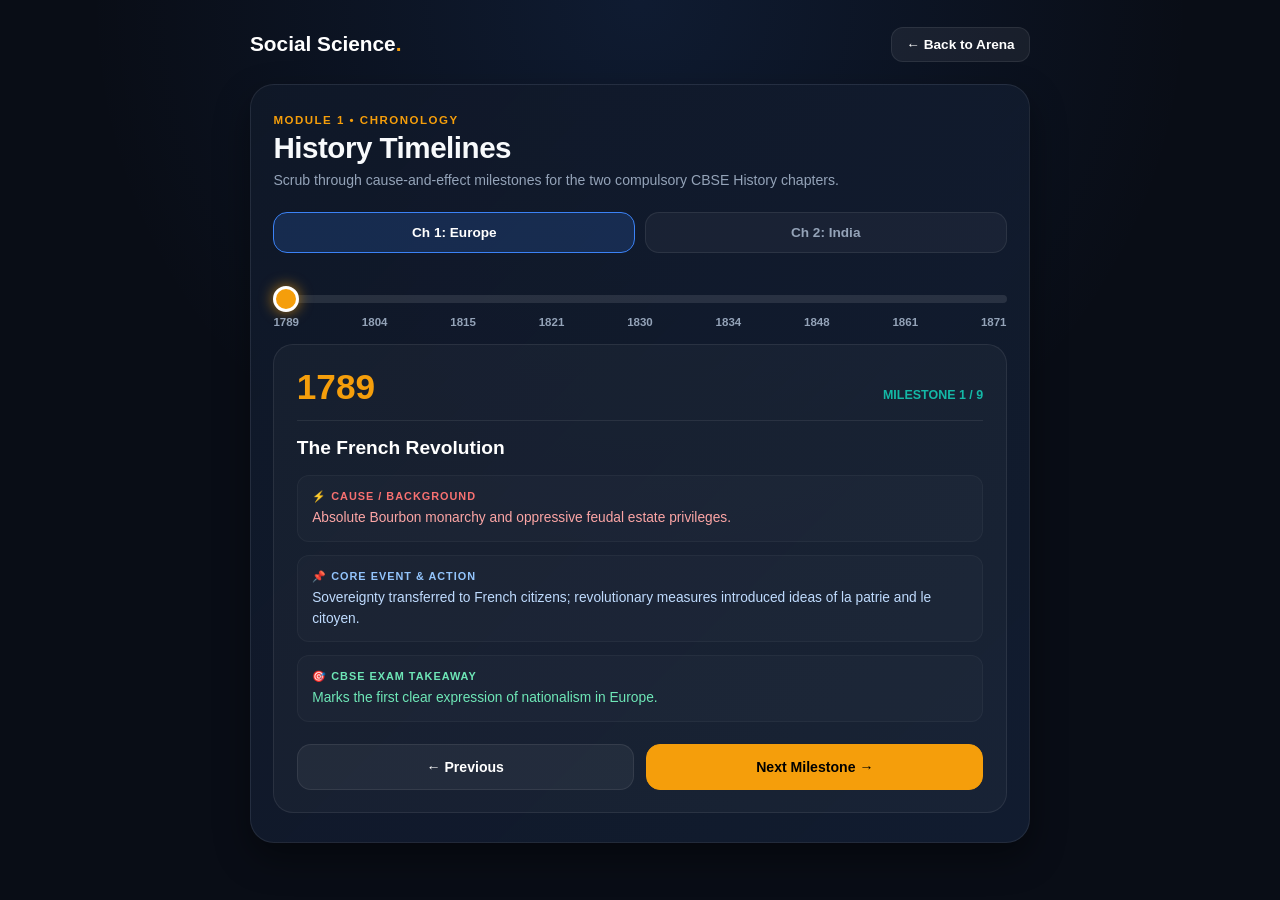
<file: timeline.html>
<!DOCTYPE html>
<html lang="en">
<head>
  <meta charset="UTF-8">
  <meta name="viewport" content="width=device-width, initial-scale=1.0">
  <title>History Timelines | Social Science Hub</title>
  <style>
    :root {
      --bg: #090d16;
      --card-bg: linear-gradient(135deg, rgba(16, 24, 40, 0.94) 0%, rgba(20, 32, 54, 0.8) 100%);
      --border: rgba(255, 255, 255, 0.08);
      --amber: #f59e0b;
      --blue: #3b82f6;
      --teal: #14b8a6;
      --text: #f8fafc;
      --muted: #94a3b8;
    }
    * { box-sizing: border-box; margin: 0; padding: 0; user-select: none; }
    body {
      background: var(--bg) radial-gradient(circle at 50% 0%, rgba(59,130,246,0.12), transparent 50%);
      color: var(--text);
      font-family: -apple-system, BlinkMacSystemFont, "Segoe UI", Roboto, sans-serif;
      padding: 1.2rem;
      min-height: 100vh;
    }
    .wrapper { max-width: 780px; margin: 0 auto; }
    
    .top-bar { display: flex; justify-content: space-between; align-items: center; padding: 0.5rem 0 1.4rem; }
    .brand { font-size: 1.3rem; font-weight: 800; color: #fff; text-decoration: none; }
    .brand span { color: var(--amber); }
    .back-btn {
      background: rgba(255,255,255,0.06); border: 1px solid var(--border);
      color: #fff; border-radius: 12px; padding: 0.55rem 0.9rem;
      font-size: 0.85rem; font-weight: 700; text-decoration: none; transition: 0.2s;
    }
    .back-btn:hover { background: rgba(59,130,246,0.2); border-color: var(--blue); }

    .module-card {
      background: var(--card-bg); border: 1px solid var(--border);
      border-radius: 24px; padding: 1.8rem 1.4rem; box-shadow: 0 15px 35px rgba(0,0,0,0.4);
    }
    .hero-tag { font-size: 0.72rem; font-weight: 800; letter-spacing: 1.5px; text-transform: uppercase; margin-bottom: 0.3rem; color: var(--amber); }
    .hero-h1 { font-size: 1.85rem; font-weight: 800; margin-bottom: 0.3rem; letter-spacing: -0.5px; }
    .hero-p { color: var(--muted); font-size: 0.88rem; line-height: 1.45; margin-bottom: 1.4rem; }

    .ch-toggle-bar { display: flex; gap: 0.6rem; margin-bottom: 1.4rem; }
    .ch-btn {
      flex: 1; padding: 0.75rem 0.6rem; border-radius: 14px; border: 1px solid var(--border);
      background: rgba(255,255,255,0.04); color: var(--muted); font-size: 0.85rem; font-weight: 700;
      cursor: pointer; transition: 0.2s; text-align: center;
    }
    .ch-btn.active { background: rgba(59,130,246,0.18); border-color: var(--blue); color: #fff; }
    .timeline-range {
      width: 100%; height: 8px; border-radius: 5px; background: rgba(255,255,255,0.1);
      outline: none; -webkit-appearance: none; cursor: pointer; margin: 1.2rem 0 0.8rem;
    }
    .timeline-range::-webkit-slider-thumb {
      -webkit-appearance: none; width: 26px; height: 26px; border-radius: 50%;
      background: var(--amber); cursor: pointer; box-shadow: 0 0 14px rgba(245,158,11,0.7);
      border: 3px solid #fff;
    }
    .slider-ticks { display: flex; justify-content: space-between; font-size: 0.72rem; color: var(--muted); font-weight: 700; margin-bottom: 1rem; }
    .timeline-card { background: rgba(255,255,255,0.03); border: 1px solid var(--border); border-radius: 20px; padding: 1.4rem; }
    .year-header { display: flex; justify-content: space-between; align-items: baseline; border-bottom: 1px solid var(--border); padding-bottom: 0.8rem; margin-bottom: 1rem; }
    .year-pill { font-size: 2.2rem; font-weight: 900; color: var(--amber); }
    .event-title { font-size: 1.2rem; font-weight: 800; color: #fff; margin-bottom: 1rem; }
    .breakdown-list { display: flex; flex-direction: column; gap: 0.8rem; }
    .breakdown-item { display: flex; flex-direction: column; gap: 0.25rem; font-size: 0.86rem; line-height: 1.5; padding: 0.75rem 0.9rem; border-radius: 12px; background: rgba(255,255,255,0.02); border: 1px solid rgba(255,255,255,0.04); }
    .b-tag { font-size: 0.68rem; font-weight: 800; letter-spacing: 1px; text-transform: uppercase; }
    .nav-btn-row { display: flex; gap: 0.8rem; margin-top: 1.4rem; }
    .nav-btn { flex: 1; padding: 0.85rem; border-radius: 14px; font-size: 0.88rem; font-weight: 700; cursor: pointer; border: 1px solid var(--border); }
    .btn-prev { background: rgba(255,255,255,0.05); color: #fff; }
    .btn-next { background: var(--amber); color: #000; border-color: var(--amber); }
  </style>
</head>
<body>
  <div class="wrapper">
    <header class="top-bar">
      <a href="index.html" class="brand">Social Science<span>.</span></a>
      <a href="activity.html" class="back-btn">← Back to Arena</a>
    </header>

    <main>
      <div class="module-card">
        <div class="hero-tag">MODULE 1 • CHRONOLOGY</div>
        <h1 class="hero-h1">History Timelines</h1>
        <p class="hero-p">Scrub through cause-and-effect milestones for the two compulsory CBSE History chapters.</p>

        <div class="ch-toggle-bar">
          <button type="button" class="ch-btn active" id="btnCh1" onclick="switchChapter(1)">Ch 1: Europe</button>
          <button type="button" class="ch-btn" id="btnCh2" onclick="switchChapter(2)">Ch 2: India</button>
        </div>

        <div class="slider-container">
          <input type="range" min="0" max="8" value="0" class="timeline-range" id="timeSlider" oninput="showStep(parseInt(this.value))">
          <div class="slider-ticks" id="ticksContainer"></div>
        </div>

        <div class="timeline-card">
          <div class="year-header">
            <span class="year-pill" id="displayYear">1789</span>
            <span style="font-size:0.78rem; font-weight:800; color:var(--teal);" id="displayStep">MILESTONE 1 / 9</span>
          </div>
          <div class="event-title" id="displayTitle">The French Revolution</div>

          <div class="breakdown-list">
            <div class="breakdown-item">
              <span class="b-tag" style="color:#f87171;">⚡ Cause / Background</span>
              <span id="displayCause" style="color:#fca5a5;">Autocratic Bourbon monarchy and feudal estate privileges.</span>
            </div>
            <div class="breakdown-item">
              <span class="b-tag" style="color:#93c5fd;">📌 Core Event & Action</span>
              <span id="displayAction" style="color:#bfdbfe;">Sovereignty transferred to French citizens; ideas of la patrie and le citoyen created a collective identity.</span>
            </div>
            <div class="breakdown-item">
              <span class="b-tag" style="color:#6ee7b7;">🎯 CBSE Exam Takeaway</span>
              <span id="displayTakeaway" style="color:#6ee7b7;">Marks the first clear expression of nationalism in Europe.</span>
            </div>
          </div>

          <div class="nav-btn-row">
            <button type="button" class="nav-btn btn-prev" onclick="stepChange(-1)">← Previous</button>
            <button type="button" class="nav-btn btn-next" onclick="stepChange(1)">Next Milestone →</button>
          </div>
        </div>
      </div>
    </main>
  </div>

  <script>
    const TIMELINE_DATA = {
      1: [
        { year: "1789", title: "The French Revolution", cause: "Absolute Bourbon monarchy and oppressive feudal estate privileges.", action: "Sovereignty transferred to French citizens; revolutionary measures introduced ideas of la patrie and le citoyen.", takeaway: "Marks the first clear expression of nationalism in Europe." },
        { year: "1804", title: "The Napoleonic Code", cause: "Need to replace complex feudal structures with uniform administrative machinery.", action: "Abolished birth privileges, established equality before law, and secured the right to property across conquered territories.", takeaway: "Demonstrated administrative simplification alongside political authoritarianism." },
        { year: "1815", title: "Defeat of Napoleon & Treaty of Vienna", cause: "Napoleon's defeat at Waterloo by allied conservative powers (Britain, Russia, Prussia, Austria).", action: "Hosted by Austrian Chancellor Duke Metternich to restore conservative order and establish buffer states around France.", takeaway: "Set up the conservative restoration suppressing nationalist expressions until 1830." },
        { year: "1821", title: "Greek War of Independence", cause: "Centuries of Ottoman rule sparked national liberation movement supported by Western European sympathizers.", action: "Nationalists mobilized public opinion; English poet Lord Byron fought and raised funds. Formally recognized in 1832 Treaty of Constantinople.", takeaway: "Showcased the power of Romanticism and cultural pride against imperial rule." },
        { year: "1830", title: "The July Revolution in France", cause: "Liberal resurgence against restored Bourbon monarch Charles X.", action: "Bourbon kings were overthrown; Louis Philippe was installed as constitutional monarch, sparking an uprising that freed Belgium.", takeaway: "Prompted Metternich's famous quote: 'When France sneezes, the rest of Europe catches cold.'" },
        { year: "1834", title: "Formation of the Zollverein", cause: "39 German confederation states with distinct currencies and tariff barriers hindered economic growth.", action: "Prussia formed a customs union abolishing internal tariff barriers and reducing currencies from over thirty to two.", takeaway: "Economic nationalism strengthened and paved the way for German unification." },
        { year: "1848", title: "Frankfurt Parliament (St. Paul's)", cause: "Widespread middle-class liberal revolutions demanding constitutionalism and German unification.", action: "831 elected representatives drafted a constitution for a German nation headed by a constitutional monarchy at Frankfurt.", takeaway: "Friedrich Wilhelm IV rejected the crown, and the parliament was dissolved by aristocrats." },
        { year: "1861", title: "Proclamation of Unified Italy", cause: "Centuries of political fragmentation driven forward by Cavour's diplomacy and Garibaldi's volunteers.", action: "Following the defeat of Austria and Garibaldi's Expedition of the Thousand, Victor Emmanuel II was proclaimed King of Italy.", takeaway: "Achieved unification through a blend of royal realpolitik, elite diplomacy, and popular volunteer armies." },
        { year: "1871", title: "Unification of Germany", cause: "Leadership shifted to Prussian militarism and Otto von Bismarck's policy of 'Blood and Iron'.", action: "Prussia fought three victorious wars over seven years against Denmark, Austria, and France. Kaiser William I was proclaimed Emperor at Versailles.", takeaway: "Demonstrated the triumph of Prussian military and state power over constitutional nationalism." }
      ],
      2: [
        { year: "Jan 1915", title: "Mahatma Gandhi Returns to India", cause: "Successful application of Satyagraha against racial discrimination in South Africa.", action: "Arrived in January 1915; organized local satyagrahas in Champaran (1917), Kheda (1918), and Ahmedabad (1918).", takeaway: "Introduced Satyagraha—pure non-violent soul-force—to the Indian anti-colonial struggle." },
        { year: "1919", title: "Rowlatt Act & Jallianwala Bagh", cause: "Imperial Legislative Council hurriedly authorized detention without trial for up to two years.", action: "Gandhi launched a nationwide hartal on 6 April. On 13 April (Baisakhi), General Dyer opened fire at Jallianwala Bagh, Amritsar.", takeaway: "Rabindranath Tagore renounced his Knighthood; convinced Gandhi to launch Non-Cooperation." },
        { year: "Dec 1920", title: "Nagpur Session Adopts Non-Cooperation", cause: "Need to unite Hindus and Muslims by joining the Khilafat grievance with the demand for Swaraj.", action: "At the Nagpur session, the Non-Cooperation program was formally ratified, launching boycotts of foreign goods and schools.", takeaway: "Transformed the freedom struggle from an urban debate into a mass nationwide movement." },
        { year: "Feb 1922", title: "Chauri Chaura Incident & Withdrawal", cause: "Clash between police and a peaceful peasant procession at Chauri Chaura near Gorakhpur, UP.", action: "An enraged crowd burned down the police station, killing 22 policemen. Gandhi immediately called off the movement.", takeaway: "Highlighted Gandhi's strict rule that Satyagrahis must be thoroughly trained in non-violence." },
        { year: "1928", title: "Boycott of the Simon Commission", cause: "British Statutory Commission had no Indian members to review India's constitutional setup.", action: "Greeted across Indian ports with 'Go Back Simon'. Lala Lajpat Rai was fatally assaulted in a police lathi charge at Lahore.", takeaway: "United diverse political groups against British paternalism, paving the way for radical demands." },
        { year: "Dec 1929", title: "Lahore Congress & 'Purna Swaraj'", cause: "Young leaders like Jawaharlal Nehru and Subhas Chandra Bose rejected vague 'dominion status' offers.", action: "Presided by Nehru, the session declared Complete Independence (Purna Swaraj) and celebrated 26 January 1930 as Independence Day.", takeaway: "Officially set complete national independence as the sole goal of the freedom struggle." },
        { year: "Apr 1930", title: "Dandi Salt March & Civil Disobedience", cause: "Viceroy Irwin ignored Gandhi's letter with 11 Demands, including the abolition of the Salt Tax.", action: "Gandhi marched 240 miles from Sabarmati to Dandi with 78 volunteers, manufacturing salt on 6 April to launch Civil Disobedience.", takeaway: "Advanced from non-cooperation to actively breaking colonial laws, mobilizing millions." },
        { year: "Mar 1931", title: "The Gandhi-Irwin Pact", cause: "Mass arrests of over 100,000 satyagrahis prompted negotiations between Irwin and Gandhi.", action: "Gandhi agreed to suspend Civil Disobedience and attend the Second Round Table Conference in exchange for the release of prisoners.", takeaway: "Gandhi returned disappointed; relaunched the movement in 1932 before it waned in 1934." },
        { year: "Sep 1932", title: "The Poona Pact", cause: "Dr. B.R. Ambedkar demanded separate electorates for Depressed Classes; Gandhi opposed with a fast unto death.", action: "Ambedkar and Gandhi reached an agreement reserving seats for Depressed Classes in legislatures, voted by general electorates.", takeaway: "Preserved political unity while guaranteeing constitutional representation for Dalits." }
      ]
    };

    let currentCh = 1;
    let currentTIdx = 0;

    function switchChapter(num) {
      currentCh = num;
      currentTIdx = 0;
      document.getElementById('btnCh1').classList.toggle('active', num === 1);
      document.getElementById('btnCh2').classList.toggle('active', num === 2);
      const slider = document.getElementById('timeSlider');
      slider.max = TIMELINE_DATA[currentCh].length - 1;
      slider.value = 0;
      renderTicks();
      showStep(0);
    }

    function renderTicks() {
      const data = TIMELINE_DATA[currentCh];
      document.getElementById('ticksContainer').innerHTML = data.map(item => `<span>${item.year}</span>`).join('');
    }

    function showStep(idx) {
      currentTIdx = idx;
      const data = TIMELINE_DATA[currentCh];
      const item = data[idx];
      document.getElementById('timeSlider').value = idx;
      document.getElementById('displayYear').innerText = item.year;
      document.getElementById('displayStep').innerText = `MILESTONE ${idx + 1} / ${data.length}`;
      document.getElementById('displayTitle').innerText = item.title;
      document.getElementById('displayCause').innerText = item.cause;
      document.getElementById('displayAction').innerText = item.action;
      document.getElementById('displayTakeaway').innerText = item.takeaway;
    }

    function stepChange(delta) {
      const data = TIMELINE_DATA[currentCh];
      let newIdx = currentTIdx + delta;
      if (newIdx >= 0 && newIdx < data.length) showStep(newIdx);
    }

    document.addEventListener('keydown', (e) => {
      if (e.code === 'ArrowRight') stepChange(1);
      else if (e.code === 'ArrowLeft') stepChange(-1);
    });

    // Initialize
    renderTicks();
    showStep(0);
  </script>
</body>
</html>
</file>
